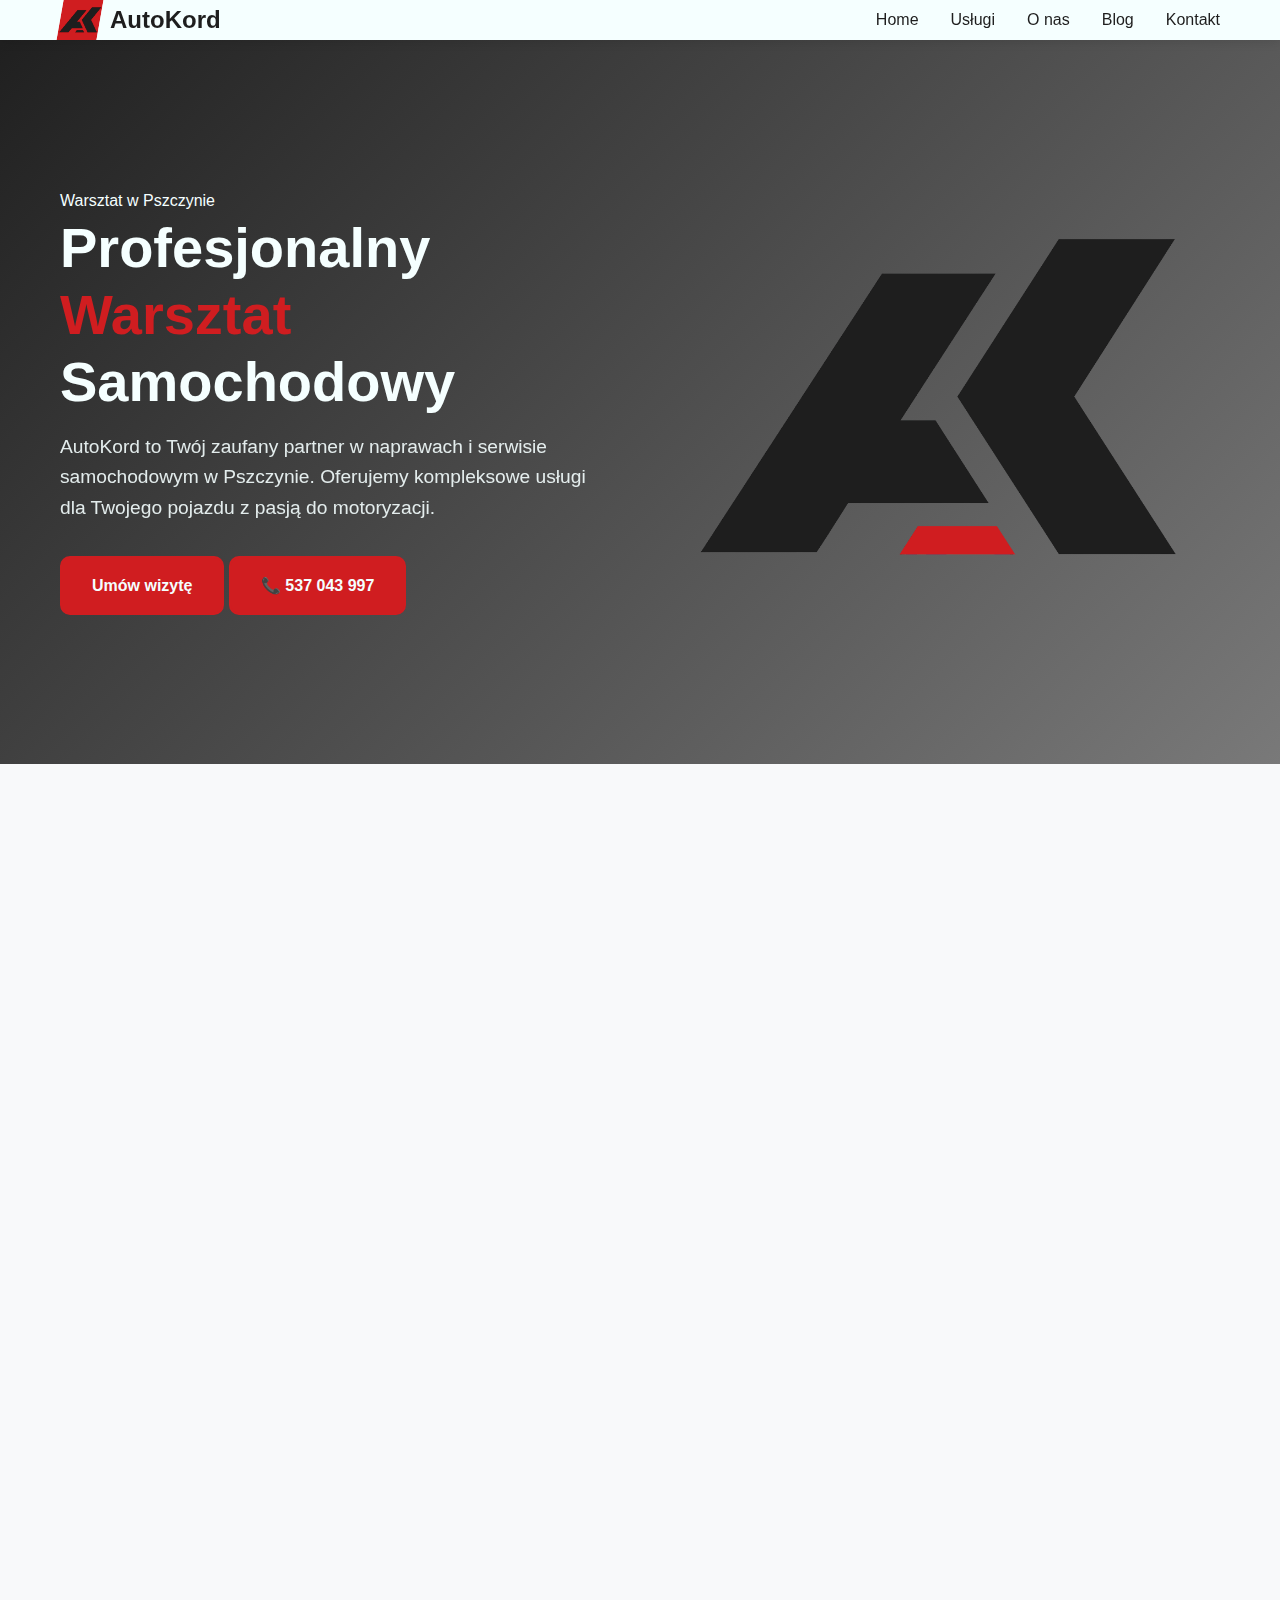
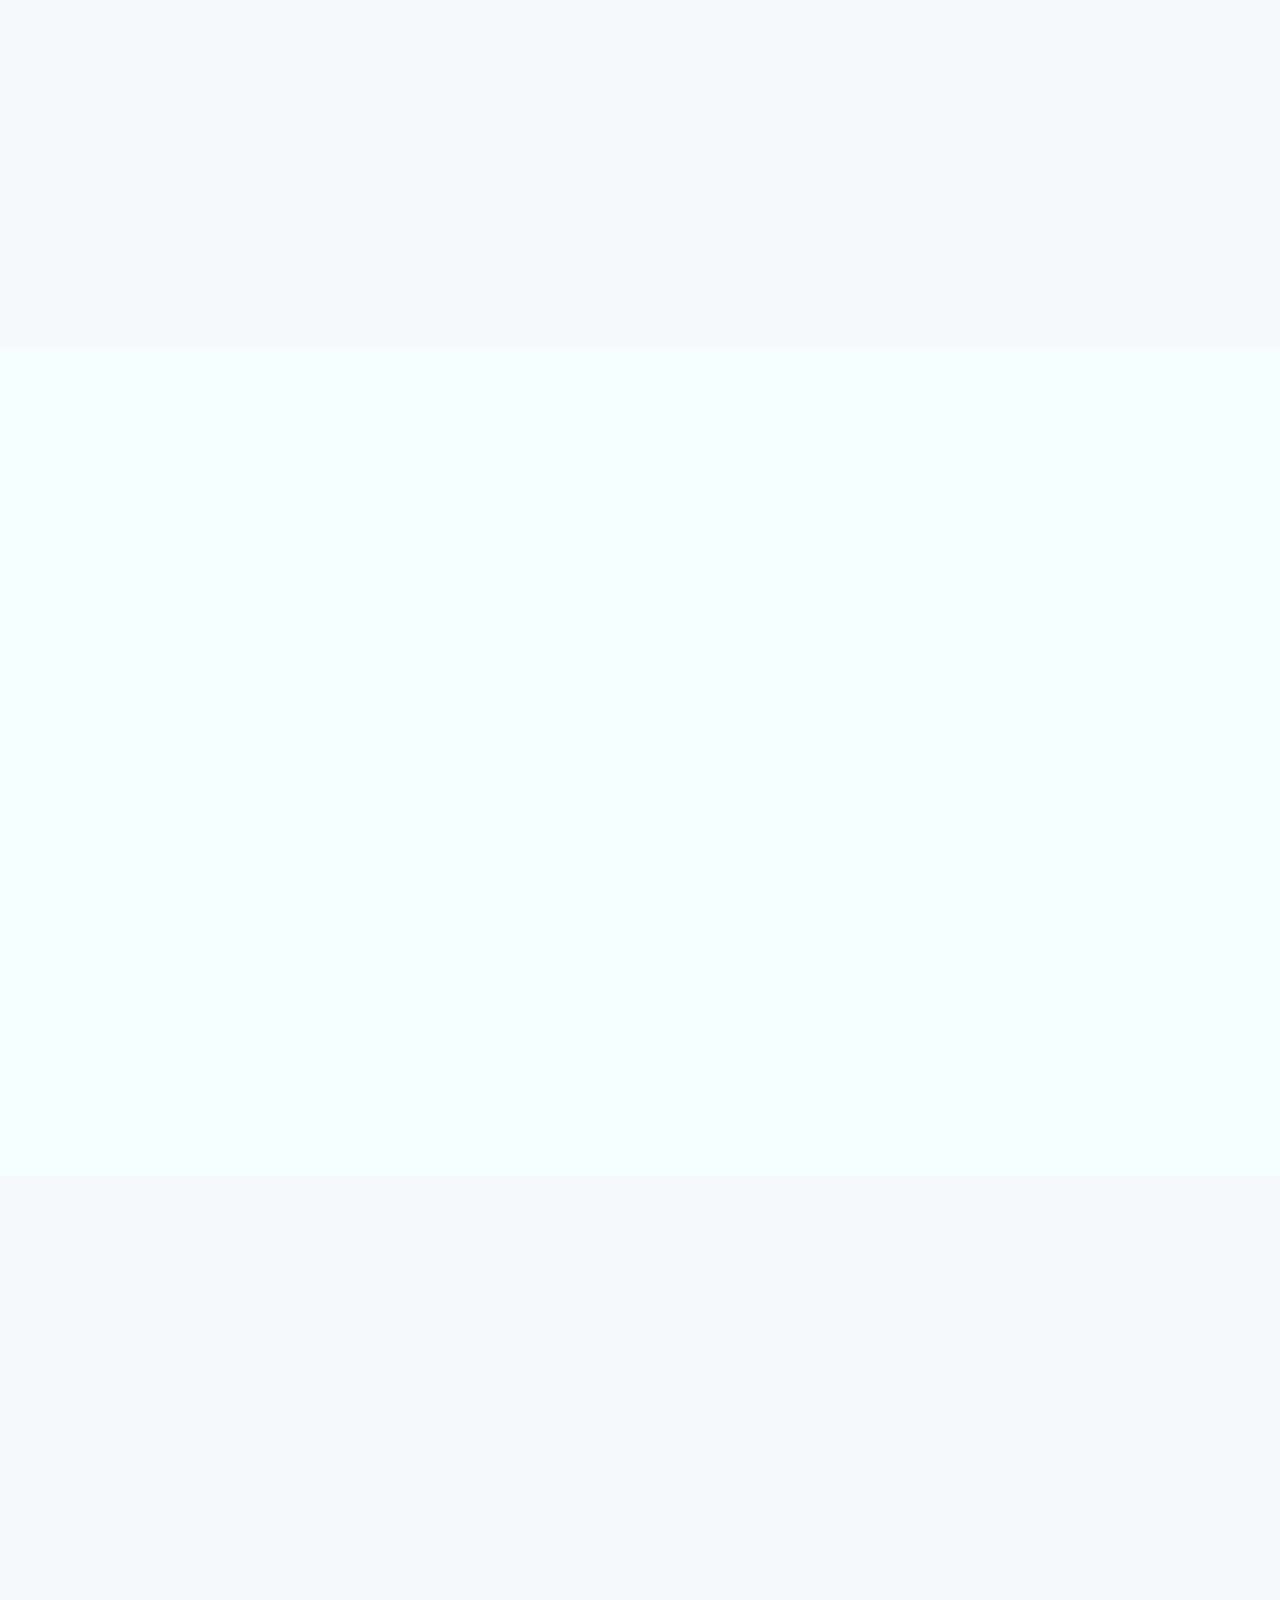
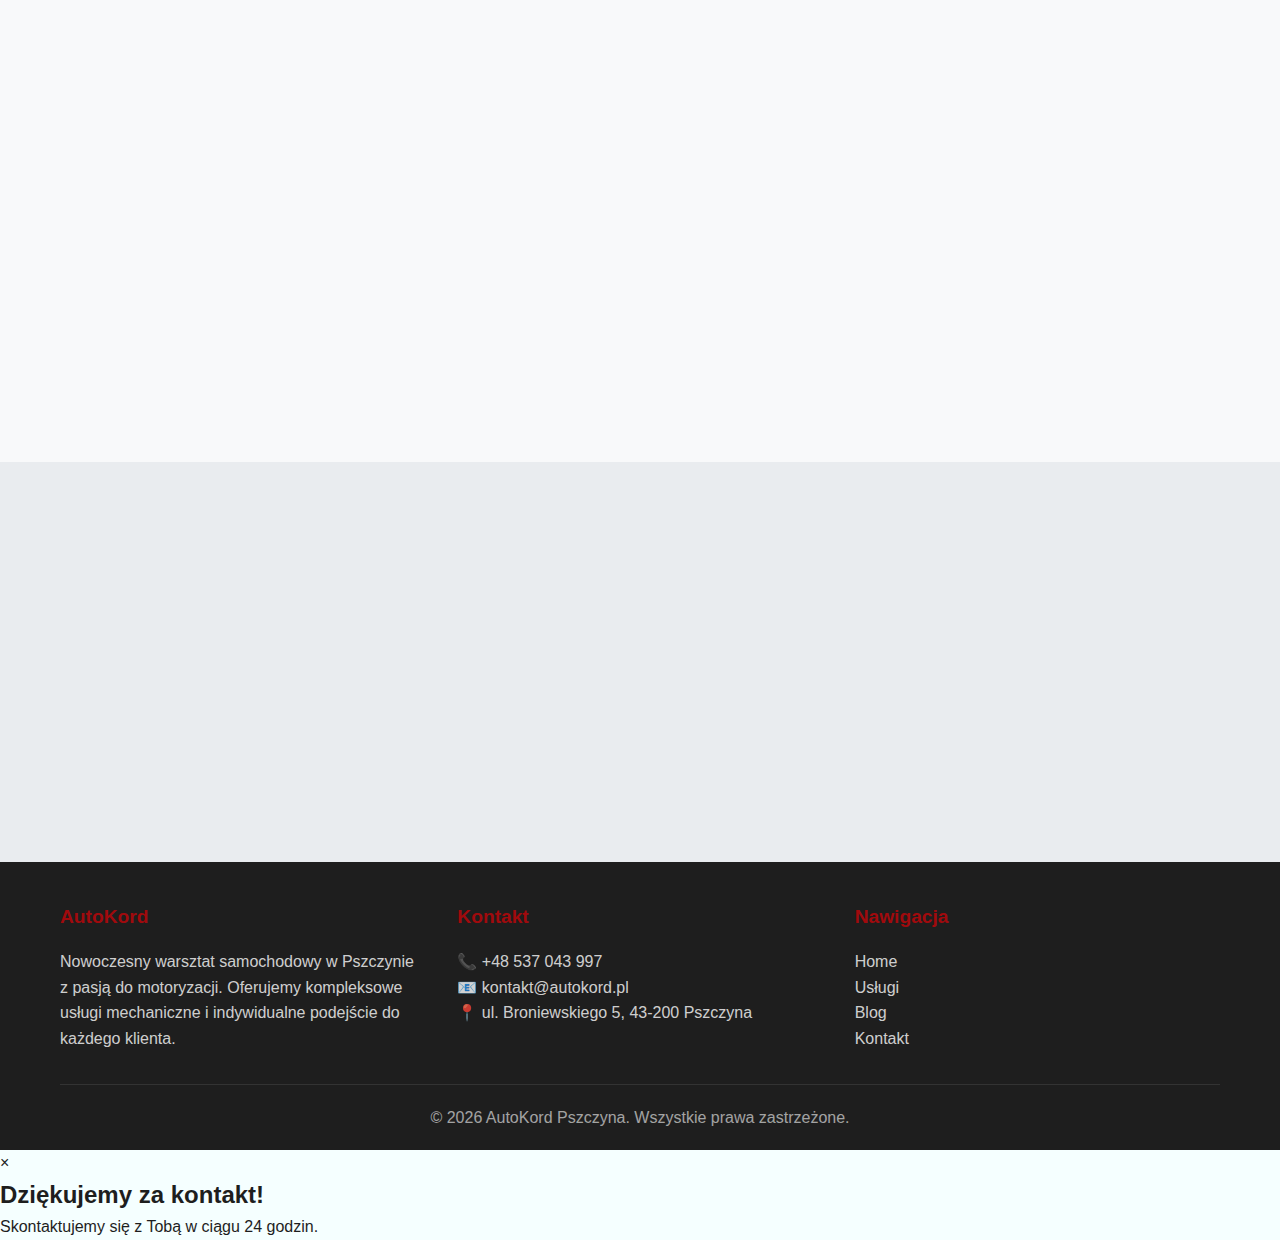
<file: index.html>
<!DOCTYPE html>
<html lang="pl">
<head>
    <meta charset="UTF-8">
    <meta name="viewport" content="width=device-width, initial-scale=1.0">
    <title>AutoKord - Mechanik Samochodowy Pszczyna | Profesjonalne Usługi Motoryzacyjne</title>
    <meta name="description" content="AutoKord Pszczyna - profesjonalny warsztat samochodowy. Naprawy mechaniczne, elektryka, klimatyzacja, przeglądy. Doświadczenie i najwyższa jakość usług w Pszczynie i okolicach.">
    <meta name="keywords" content="mechanik Pszczyna, warsztat samochodowy Pszczyna, naprawa samochodów Pszczyna, diagnostyka komputerowa Pszczyna, AutoKord">
    
    <!-- Google Fonts - Outfit (modern & distinctive) + Source Sans Pro -->
    <link rel="preconnect" href="https://fonts.googleapis.com">
    <link rel="preconnect" href="https://fonts.gstatic.com" crossorigin>
    <link href="https://fonts.googleapis.com/css2?family=Outfit:wght@400;600;700;800&family=Source+Sans+3:wght@400;600&display=swap" rel="stylesheet">
    <link rel="stylesheet" href="style.css">
    <link rel="apple-touch-icon" sizes="180x180" href="img/apple-touch-icon.png">
    <link rel="icon" type="image/png" sizes="32x32" href="img/favicon-32x32.png">
    <link rel="icon" type="image/png" sizes="16x16" href="img/favicon-16x16.png">
    <link rel="icon" type="image/png" sizes="192x192" href="img/android-chrome-192x192.png">
    <link rel="icon" type="image/png" sizes="512x512" href="img/android-chrome-512x512.png">
    <link rel="manifest" href="img/site.webmanifest">
    <link rel="shortcut icon" href="img/favicon.ico">
</head>
<body>
    <!-- Header -->
    <header>
        <nav class="container">
            <a href="#" class="logo">
                <img src="img/autokord-black.svg" class="logo-icon">
                AutoKord
            </a>
            <ul class="nav-links">
                <li><a href="#home" class="nav-link active">Home</a></li>
                <li><a href="#services" class="nav-link">Usługi</a></li>
                <li><a href="#about" class="nav-link">O nas</a></li>
                <li><a href="blog.html" class="nav-link">Blog</a></li>
                <li><a href="#contact" class="nav-link">Kontakt</a></li>
            </ul>
            <div class="mobile-menu" onclick="toggleMobileMenu()">
                <span></span>
                <span></span>
                <span></span>
            </div>
        </nav>
    </header>

    <!-- Hero Section -->
    <section id="home" class="hero">
        <div class="container">
            <div class="hero-content">
                <div class="hero-text">
                    <div class="hero-badge">Warsztat w Pszczynie</div>
                    <h1>Profesjonalny <span class="highlight">Warsztat</span> Samochodowy</h1>
                    <p class="hero-description">AutoKord to Twój zaufany partner w naprawach i serwisie samochodowym w Pszczynie. Oferujemy kompleksowe usługi dla Twojego pojazdu z pasją do motoryzacji.</p>
                    <div class="cta-group">
                        <a href="#contact" class="cta-button primary">Umów wizytę</a>
                        <a href="tel:+48537043997" class="cta-button secondary">
                            <span class="phone-icon">📞</span> 537 043 997
                        </a>
                    </div>
                </div>
                <div class="hero-image">
                    <div class="hero-image-wrapper">
                        <img src="img/autokord-logo.svg" width="100%" alt="AutoKord Logo">
                    </div>
                </div>
            </div>
        </div>
    </section>

    <!-- Services Section -->
    <section id="services" class="services">
        <div class="container">
            <div class="section-header fade-in">
                <span class="section-label">Co oferujemy</span>
                <h2 class="section-title">Nasze Usługi</h2>
                <p class="section-description">Kompleksowa obsługa Twojego samochodu w jednym miejscu</p>
            </div>
            <div class="services-grid">
                <div class="service-card fade-in" style="animation-delay: 0.1s">
                    <div class="service-icon">🔧</div>
                    <h3>Mechanika ogólna</h3>
                    <p>Wykonujemy wszelkie naprawy mechaniczne, od wymiany rozrządów po serwis zawieszenia i hamulców.</p>
                    <a href="blog.html" class="service-link">Czytaj więcej →</a>
                </div>
                <div class="service-card fade-in" style="animation-delay: 0.2s">
                    <div class="service-icon">🔇</div>
                    <h3>Wyciszanie samochodów</h3>
                    <p>Redukujemy hałas i drgania w aucie, poprawiając komfort jazdy dzięki profesjonalnemu wyciszeniu wnętrza.</p>
                    <a href="blog.html" class="service-link">Czytaj więcej →</a>
                </div>
                <div class="service-card fade-in" style="animation-delay: 0.3s">
                    <div class="service-icon">🔊</div>
                    <h3>Montaż car-audio</h3>
                    <p>Montujemy i konfigurujemy systemy car-audio, zapewniając doskonałą jakość dźwięku w Twoim samochodzie.</p>
                    <a href="blog.html" class="service-link">Czytaj więcej →</a>
                </div>
                <div class="service-card fade-in" style="animation-delay: 0.4s">
                    <div class="service-icon">💻</div>
                    <h3>Diagnostyka komputerowa</h3>
                    <p>Szybko wykrywamy usterki w elektronice samochodu dzięki nowoczesnym urządzeniom diagnostycznym.</p>
                    <a href="blog.html" class="service-link">Czytaj więcej →</a>
                </div>
               <div class="service-card fade-in" style="animation-delay: 0.5s">
                    <div class="service-icon">🛡️</div>
                    <h3>Konserwacja podwozia</h3>
                    <p>Zabezpieczamy podwozie przed korozją, wydłużając żywotność i bezpieczeństwo Twojego auta.</p>
                    <a href="blog.html" class="service-link">Czytaj więcej →</a>
                </div>
                <div class="service-card fade-in" style="animation-delay: 0.6s">
                    <div class="service-icon">⚙️</div>
                    <h3>Układy wydechowe i spawanie</h3>
                    <p>Naprawiamy i montujemy układy wydechowe oraz wykonujemy usługi spawalnicze elementów metalowych.</p>
                    <a href="blog.html" class="service-link">Czytaj więcej →</a>
                </div>
            </div>
        </div>
    </section>

    <!-- About Section -->
    <section id="about" class="about">
        <div class="container">
            <div class="about-content">
                <div class="about-image fade-in">
                   <img id="mechanic" src="img/autokord-mechanik.webp" alt="Mechanik AutoKord Pszczyna">
                   <div class="about-badge">Warsztat w centrum Pszczyny</div>
                </div>
                <div class="about-text fade-in">
                    <span class="section-label">Kim jesteśmy</span>
                    <h2>O AutoKord</h2>
                    <p>AutoKord to nowoczesny warsztat samochodowy w <strong>Pszczynie</strong>, stworzony z pasji do motoryzacji. Oferujemy kompleksowe usługi mechaniczne oraz diagnostykę komputerową, dbając o sprawność i bezpieczeństwo Twojego auta.</p>
                    <p>Naszą mocną stroną jest indywidualne podejście do każdego klienta oraz zaangażowanie w każde zlecenie. Obsługujemy klientów z Pszczyny i okolic - Bierunia, Tych, Mikołowa i całego powiatu pszczyńskiego.</p>
                    <div class="about-features">
                        <div class="feature-item">
                            <span class="feature-icon">✓</span>
                            <span>Doświadczony mechanik</span>
                        </div>
                        <div class="feature-item">
                            <span class="feature-icon">✓</span>
                            <span>Nowoczesny sprzęt</span>
                        </div>
                        <div class="feature-item">
                            <span class="feature-icon">✓</span>
                            <span>Uczciwe ceny</span>
                        </div>
                        <div class="feature-item">
                            <span class="feature-icon">✓</span>
                            <span>Szybka realizacja</span>
                        </div>
                    </div>
                </div>
            </div>
        </div>
    </section>

    <!-- Contact Section -->
    <section id="contact" class="contact">
        <div class="container">
            <div class="section-header fade-in">
                <span class="section-label">Skontaktuj się</span>
                <h2 class="section-title">Kontakt</h2>
            </div>
            <div class="contact-content">
                <div class="contact-info fade-in">
                    <h3>AutoKord Pszczyna</h3>
                    <div class="contact-item">
                        <div class="contact-icon">📞</div>
                        <div>
                            <strong>Telefon:</strong><br>
                            <a href="tel:+48537043997">+48 537 043 997</a>
                        </div>
                    </div>
                    <div class="contact-item">
                        <div class="contact-icon">📧</div>
                        <div>
                            <strong>Email:</strong><br>
                            <a href="mailto:kontakt@autokord.pl">kontakt@autokord.pl</a>
                        </div>
                    </div>
                    <div class="contact-item">
                        <div class="contact-icon">📍</div>
                        <div>
                            <strong>Adres:</strong><br>
                            ul. Broniewskiego 5<br>
                            43-200 Pszczyna
                        </div>
                    </div>
                </div>
                <form class="contact-form fade-in" onsubmit="handleSubmit(event)">
                    <div class="form-group">
                        <label for="name">Imię i nazwisko</label>
                        <input type="text" id="name" name="name" required>
                    </div>
                    <div class="form-group">
                        <label for="email">Email</label>
                        <input type="email" id="email" name="email" required>
                    </div>
                    <div class="form-group">
                        <label for="phone">Telefon</label>
                        <input type="tel" id="phone" name="phone">
                    </div>
                    <div class="form-group">
                        <label for="message">Wiadomość</label>
                        <textarea id="message" name="message" placeholder="Opisz problem z pojazdem lub rodzaj potrzebnej usługi..." required></textarea>
                    </div>
                    <button type="submit" class="submit-btn">Wyślij wiadomość</button>
                </form>
            </div>
        </div>
    </section>

    <!-- Map Section -->
    <section class="map-section">
        <div class="map-container">
            <iframe class="map-container" src="https://www.google.com/maps/embed?pb=!1m18!1m12!1m3!1d233.445418063019!2d18.956907429893867!3d49.97488085881649!2m3!1f0!2f0!3f0!3m2!1i1024!2i768!4f13.1!3m3!1m2!1s0x4716bbe92bbd9cf7%3A0x25b2c56be7643383!2sAutokord%20Krzysztof%20Kordasiewicz!5e0!3m2!1spl!2spl!4v1753545703543!5m2!1spl!2spl" style="border:0;" allowfullscreen="" loading="lazy" referrerpolicy="no-referrer-when-downgrade"></iframe>
        </div>
    </section>

    <!-- Footer -->
    <footer>
        <div class="container">
            <div class="footer-content">
                <div class="footer-section">
                    <h3>AutoKord</h3>
                    <p>Nowoczesny warsztat samochodowy w Pszczynie z pasją do motoryzacji. Oferujemy kompleksowe usługi mechaniczne i indywidualne podejście do każdego klienta.</p>
                </div>
                <div class="footer-section">
                    <h3>Kontakt</h3>
                    <p>📞 <a href="tel:+48537043997">+48 537 043 997</a></p>
                    <p>📧 <a href="mailto:kontakt@autokord.pl">kontakt@autokord.pl</a></p>
                    <p>📍 ul. Broniewskiego 5, 43-200 Pszczyna</p>
                </div>
                <div class="footer-section">
                    <h3>Nawigacja</h3>
                    <p><a href="#home">Home</a></p>
                    <p><a href="#services">Usługi</a></p>
                    <p><a href="blog.html">Blog</a></p>
                    <p><a href="#contact">Kontakt</a></p>
                </div>
            </div>
            <div class="footer-bottom">
                <p>&copy; 2026 AutoKord Pszczyna. Wszystkie prawa zastrzeżone.</p>
            </div>
        </div>
    </footer>

    <!-- Popup/modal potwierdzający wysłanie -->
    <div id="confirmationModal" class="modal">
    <div class="modal-content">
        <span id="closeModal" class="close-button">&times;</span>
        <h2>Dziękujemy za kontakt!</h2>
        <p>Skontaktujemy się z Tobą w ciągu 24 godzin.</p>
    </div>
    </div>

    <script>
        // Mobile menu toggle
        function toggleMobileMenu() {
            const navLinks = document.querySelector('.nav-links');
            navLinks.classList.toggle('active');
        }

        // Smooth scrolling for navigation links
        document.querySelectorAll('a[href^="#"]').forEach(anchor => {
            anchor.addEventListener('click', function (e) {
                e.preventDefault();
                const targetId = this.getAttribute('href').substring(1);
                const targetElement = document.getElementById(targetId);
                if (targetElement) {
                    targetElement.scrollIntoView({
                        behavior: 'smooth',
                        block: 'start'
                    });
                }
                // Close mobile menu if open
                document.querySelector('.nav-links').classList.remove('active');
            });
        });

        // Active nav link on scroll
        window.addEventListener('scroll', () => {
            const sections = document.querySelectorAll('section[id]');
            const navLinks = document.querySelectorAll('.nav-link');
            
            let current = '';
            sections.forEach(section => {
                const sectionTop = section.offsetTop;
                const sectionHeight = section.clientHeight;
                if (scrollY >= sectionTop - 200) {
                    current = section.getAttribute('id');
                }
            });

            navLinks.forEach(link => {
                link.classList.remove('active');
                if (link.getAttribute('href') === `#${current}`) {
                    link.classList.add('active');
                }
            });
        });

        // Form submission handler
       function handleSubmit(event) {
    event.preventDefault();
    const form = event.target;
    const formData = new FormData(form);

    fetch('sendmail.php', {
        method: 'POST',
        body: formData
    })
    .then(response => response.text())
    .then(data => {
        if (data.trim() === "success") {
            const modal = document.getElementById('confirmationModal');
            modal.style.display = 'flex';

            form.reset();

            const closeBtn = document.getElementById('closeModal');

            // ustaw event tylko raz, np. tak:
            if (!closeBtn.hasAttribute('data-listener')) {
                closeBtn.addEventListener('click', () => {
                    modal.style.display = 'none';
                });
                closeBtn.setAttribute('data-listener', 'true');
            }

            // Zamknij modal po kliknięciu poza modal-content - też ustaw event jeden raz
            if (!modal.hasAttribute('data-listener')) {
                modal.addEventListener('click', (e) => {
                    if (e.target === modal) {
                        modal.style.display = 'none';
                    }
                });
                modal.setAttribute('data-listener', 'true');
            }
        } else {
            alert("Wystąpił błąd podczas wysyłania formularza. Spróbuj ponownie.");
            console.error('Server error:', data);
        }
    })
    .catch(error => {
        alert("Wystąpił błąd podczas wysyłania formularza. Spróbuj ponownie.");
        console.error('Error:', error);
    });
}


        // Intersection Observer for fade-in animations
        const observerOptions = {
            threshold: 0.1,
            rootMargin: '0px 0px -50px 0px'
        };

        const observer = new IntersectionObserver((entries) => {
            entries.forEach(entry => {
                if (entry.isIntersecting) {
                    entry.target.classList.add('visible');
                }
            });
        }, observerOptions);

        // Observe all elements with fade-in class
        document.querySelectorAll('.fade-in').forEach(el => {
            observer.observe(el);
        });

        // Header scroll effect
        window.addEventListener('scroll', () => {
            const header = document.querySelector('header');
            if (window.scrollY > 100) {
                header.style.background = 'rgba(245, 255, 255, 0.98)';
                header.style.boxShadow = '0 4px 20px rgba(0,0,0,0.1)';
            } else {
                header.style.background = 'var(--white)';
                header.style.boxShadow = '0 2px 10px rgba(0,0,0,0.1)';
            }
        });
    </script>
</body>
</html>
</file>
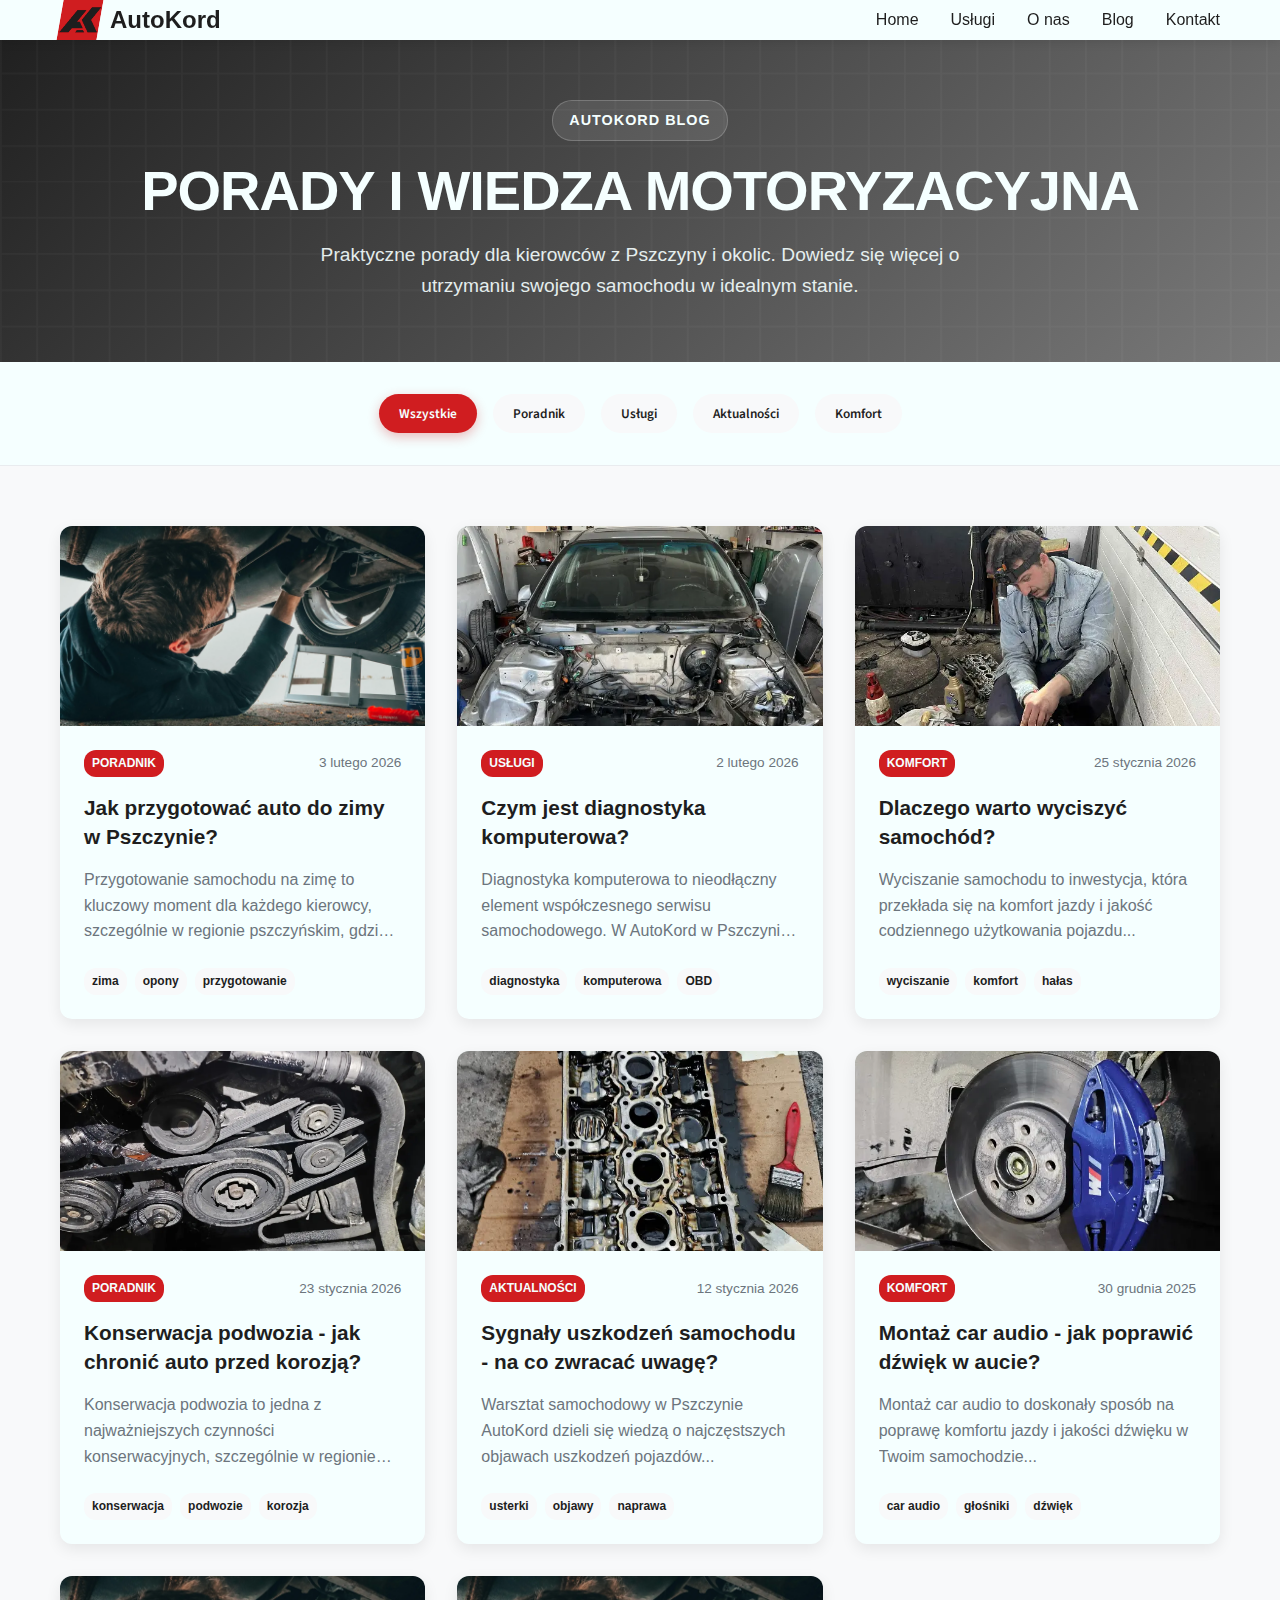
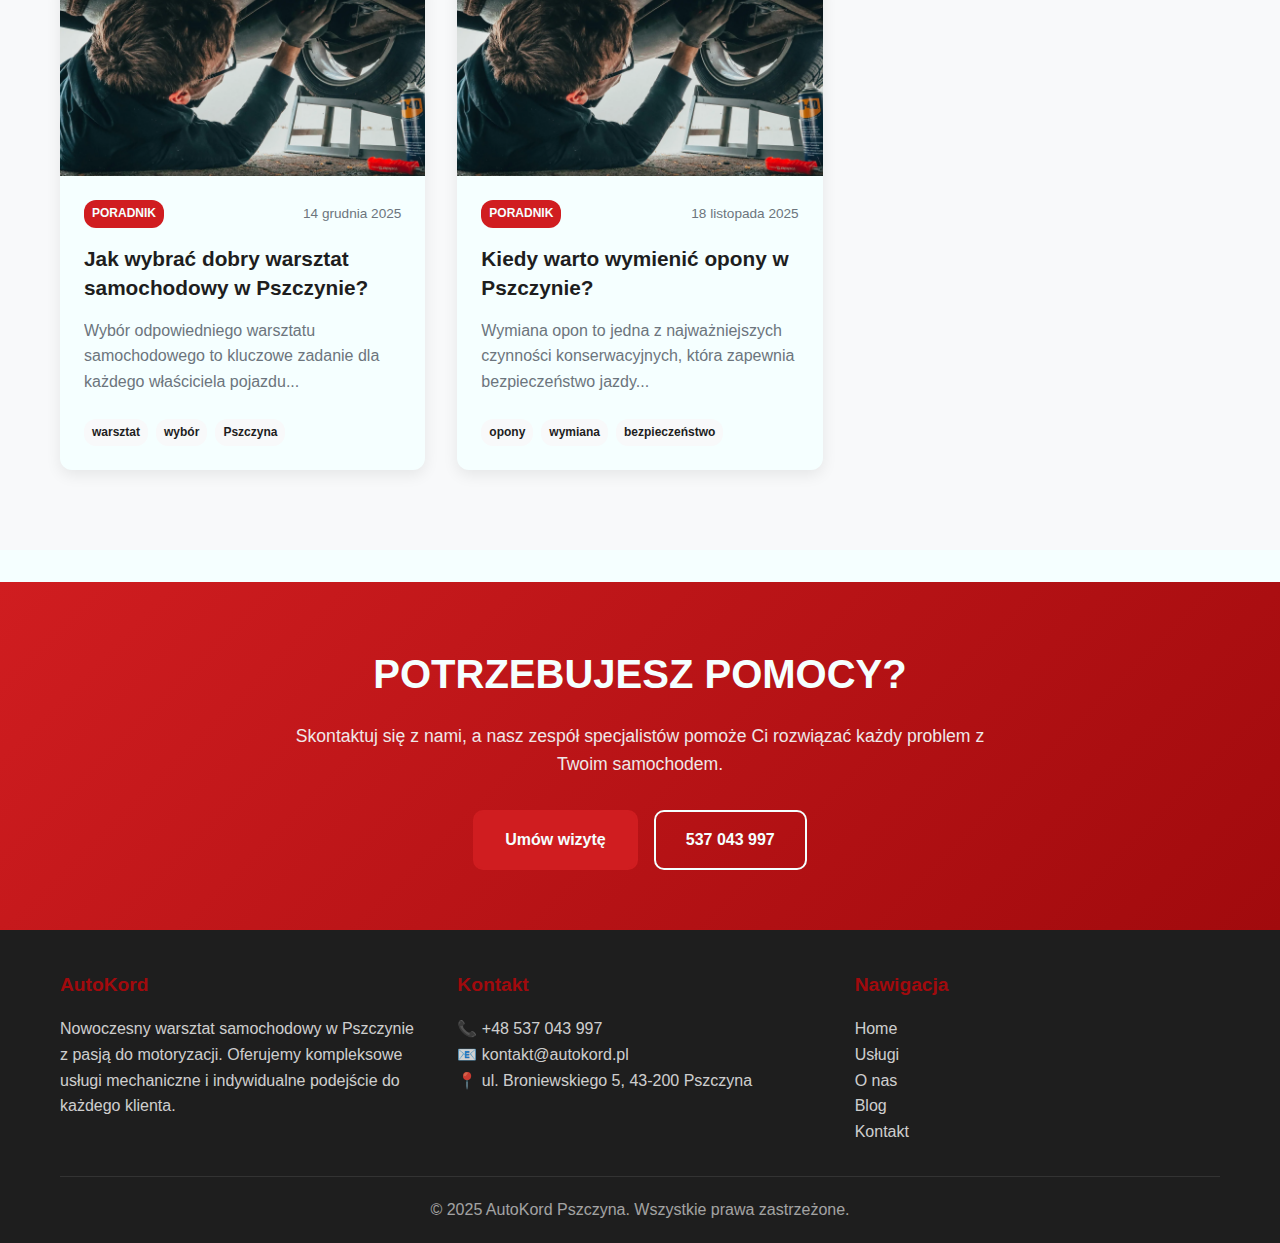
<file: blog.html>
<!DOCTYPE html>
<html lang="pl">
<head>
    <meta charset="UTF-8">
    <meta name="viewport" content="width=device-width, initial-scale=1.0">
    <title>Blog AutoKord - Porady Motoryzacyjne Pszczyna</title>
    <meta name="description" content="Blog AutoKord Pszczyna - praktyczne porady motoryzacyjne, poradniki serwisowe i aktualności o samochodach. Warsztat samochodowy w Pszczynie.">
    <meta name="keywords" content="blog samochodowy Pszczyna, porady motoryzacyjne, serwis samochodów Pszczyna, AutoKord blog">
    
    <!-- Google Fonts -->
    <link rel="preconnect" href="https://fonts.googleapis.com">
    <link rel="preconnect" href="https://fonts.gstatic.com" crossorigin>
    <link href="https://fonts.googleapis.com/css2?family=Outfit:wght@400;600;700;800&family=Source+Sans+3:wght@400;600&display=swap" rel="stylesheet">
    <link rel="stylesheet" href="style.css">
    <link rel="stylesheet" href="blog-style.css">
    <link rel="apple-touch-icon" sizes="180x180" href="img/apple-touch-icon.png">
    <link rel="icon" type="image/png" sizes="32x32" href="img/favicon-32x32.png">
    <link rel="icon" type="image/png" sizes="16x16" href="img/favicon-16x16.png">
    <link rel="icon" type="image/png" sizes="192x192" href="img/android-chrome-192x192.png">
    <link rel="icon" type="image/png" sizes="512x512" href="img/android-chrome-512x512.png">
    <link rel="manifest" href="img/site.webmanifest">
    <link rel="shortcut icon" href="img/favicon.ico">
</head>
<body>
    <!-- Header -->
    <header>
        <nav class="container">
            <a href="/" class="logo">
                <img src="img/autokord-black.svg" class="logo-icon">
                <span class="logo-text">AutoKord</span>
            </a>
            <ul class="nav-links">
                <li><a href="/" class="nav-link">Home</a></li>
                <li><a href="/#services" class="nav-link">Usługi</a></li>
                <li><a href="/#about" class="nav-link">O nas</a></li>
                <li><a href="blog.html" class="nav-link active">Blog</a></li>
                <li><a href="/#contact" class="nav-link">Kontakt</a></li>
            </ul>
            <div class="mobile-menu" onclick="toggleMobileMenu()">
                <span></span>
                <span></span>
                <span></span>
            </div>
        </nav>
    </header>

    <!-- Blog Hero Section -->
    <section class="blog-hero">
        <div class="container">
            <div class="blog-hero-content">
                <span class="blog-hero-label">AutoKord Blog</span>
                <h1>Porady i Wiedza Motoryzacyjna</h1>
                <p>Praktyczne porady dla kierowców z Pszczyny i okolic. Dowiedz się więcej o utrzymaniu swojego samochodu w idealnym stanie.</p>
            </div>
        </div>
    </section>

    <!-- Blog Filter Section -->
    <section class="blog-filter">
        <div class="container">
            <div class="filter-buttons">
                <button class="filter-btn active" data-filter="all">Wszystkie</button>
                <button class="filter-btn" data-filter="poradnik">Poradnik</button>
                <button class="filter-btn" data-filter="usługi">Usługi</button>
                <button class="filter-btn" data-filter="aktualności">Aktualności</button>
                <button class="filter-btn" data-filter="komfort">Komfort</button>
            </div>
        </div>
    </section>

    <!-- Blog Posts Grid -->
    <section class="blog-posts">
        <div class="container">
            <div class="blog-grid">
                <!-- Article 1 -->
                <article class="blog-card" data-category="poradnik">
                    <div class="blog-card-image">
                        <img src="img/mechanic.webp" alt="Przygotowanie auta na zimę">
                    </div>
                    <div class="blog-card-content">
                        <div class="blog-card-meta">
                            <span class="blog-category">Poradnik</span>
                            <span class="blog-date">3 lutego 2026</span>
                        </div>
                        <h3><a href="blog-posts/przygotowanie-auta-zima-pszczyna.html">Jak przygotować auto do zimy w Pszczynie?</a></h3>
                        <p>Przygotowanie samochodu na zimę to kluczowy moment dla każdego kierowcy, szczególnie w regionie pszczyńskim, gdzie zimy mogą być surowe...</p>
                        <div class="blog-card-tags">
                            <span>zima</span>
                            <span>opony</span>
                            <span>przygotowanie</span>
                        </div>
                    </div>
                </article>

                <!-- Article 2 -->
                <article class="blog-card" data-category="usługi">
                    <div class="blog-card-image">
                        <img src="img/autokord-blog-post.webp" alt="Diagnostyka komputerowa">
                    </div>
                    <div class="blog-card-content">
                        <div class="blog-card-meta">
                            <span class="blog-category">Usługi</span>
                            <span class="blog-date">2 lutego 2026</span>
                        </div>
                        <h3><a href="blog-posts/diagnostyka-komputerowa-pszczyna.html">Czym jest diagnostyka komputerowa?</a></h3>
                        <p>Diagnostyka komputerowa to nieodłączny element współczesnego serwisu samochodowego. W AutoKord w Pszczynie posiadamy...</p>
                        <div class="blog-card-tags">
                            <span>diagnostyka</span>
                            <span>komputerowa</span>
                            <span>OBD</span>
                        </div>
                    </div>
                </article>

                <!-- Article 3 -->
                <article class="blog-card" data-category="komfort">
                    <div class="blog-card-image">
                        <img src="img/autokord-blog-mechanik-w-pracy.webp" alt="Wyciszanie samochodu">
                    </div>
                    <div class="blog-card-content">
                        <div class="blog-card-meta">
                            <span class="blog-category">Komfort</span>
                            <span class="blog-date">25 stycznia 2026</span>
                        </div>
                        <h3><a href="blog-posts/wyciszanie-auta-pszczyna.html">Dlaczego warto wyciszyć samochód?</a></h3>
                        <p>Wyciszanie samochodu to inwestycja, która przekłada się na komfort jazdy i jakość codziennego użytkowania pojazdu...</p>
                        <div class="blog-card-tags">
                            <span>wyciszanie</span>
                            <span>komfort</span>
                            <span>hałas</span>
                        </div>
                    </div>
                </article>

                <!-- Article 4 -->
                <article class="blog-card" data-category="poradnik">
                    <div class="blog-card-image">
                        <img src="img/autokord-blog-silnik.webp" alt="Konserwacja podwozia">
                    </div>
                    <div class="blog-card-content">
                        <div class="blog-card-meta">
                            <span class="blog-category">Poradnik</span>
                            <span class="blog-date">23 stycznia 2026</span>
                        </div>
                        <h3><a href="blog-posts/konserwacja-podwozia-pszczyna.html">Konserwacja podwozia - jak chronić auto przed korozją?</a></h3>
                        <p>Konserwacja podwozia to jedna z najważniejszych czynności konserwacyjnych, szczególnie w regionie pszczyńskim...</p>
                        <div class="blog-card-tags">
                            <span>konserwacja</span>
                            <span>podwozie</span>
                            <span>korozja</span>
                        </div>
                    </div>
                </article>

                <!-- Article 5 -->
                <article class="blog-card" data-category="aktualności">
                    <div class="blog-card-image">
                        <img src="img/autokord-blog.webp" alt="Sygnały uszkodzeń">
                    </div>
                    <div class="blog-card-content">
                        <div class="blog-card-meta">
                            <span class="blog-category">Aktualności</span>
                            <span class="blog-date">12 stycznia 2026</span>
                        </div>
                        <h3><a href="blog-posts/sygnaly-usterek-samochodu.html">Sygnały uszkodzeń samochodu - na co zwracać uwagę?</a></h3>
                        <p>Warsztat samochodowy w Pszczynie AutoKord dzieli się wiedzą o najczęstszych objawach uszkodzeń pojazdów...</p>
                        <div class="blog-card-tags">
                            <span>usterki</span>
                            <span>objawy</span>
                            <span>naprawa</span>
                        </div>
                    </div>
                </article>

                <!-- Article 6 -->
                <article class="blog-card" data-category="komfort">
                    <div class="blog-card-image">
                        <img src="img/autokord-blog-hamulce.webp" alt="Car audio">
                    </div>
                    <div class="blog-card-content">
                        <div class="blog-card-meta">
                            <span class="blog-category">Komfort</span>
                            <span class="blog-date">30 grudnia 2025</span>
                        </div>
                        <h3><a href="blog-posts/car-audio-pszczyna-montaz.html">Montaż car audio - jak poprawić dźwięk w aucie?</a></h3>
                        <p>Montaż car audio to doskonały sposób na poprawę komfortu jazdy i jakości dźwięku w Twoim samochodzie...</p>
                        <div class="blog-card-tags">
                            <span>car audio</span>
                            <span>głośniki</span>
                            <span>dźwięk</span>
                        </div>
                    </div>
                </article>

                <!-- Article 7 -->
                <article class="blog-card" data-category="poradnik">
                    <div class="blog-card-image">
                        <img src="img/mechanic.webp" alt="Wybór warsztatu">
                    </div>
                    <div class="blog-card-content">
                        <div class="blog-card-meta">
                            <span class="blog-category">Poradnik</span>
                            <span class="blog-date">14 grudnia 2025</span>
                        </div>
                        <h3><a href="blog-posts/wybor-warsztatu-pszczyna.html">Jak wybrać dobry warsztat samochodowy w Pszczynie?</a></h3>
                        <p>Wybór odpowiedniego warsztatu samochodowego to kluczowe zadanie dla każdego właściciela pojazdu...</p>
                        <div class="blog-card-tags">
                            <span>warsztat</span>
                            <span>wybór</span>
                            <span>Pszczyna</span>
                        </div>
                    </div>
                </article>

                <!-- Article 8 -->
                <article class="blog-card" data-category="poradnik">
                    <div class="blog-card-image">
                        <img src="img/mechanic.webp" alt="Wymiana opon">
                    </div>
                    <div class="blog-card-content">
                        <div class="blog-card-meta">
                            <span class="blog-category">Poradnik</span>
                            <span class="blog-date">18 listopada 2025</span>
                        </div>
                        <h3><a href="blog-posts/wymiana-opon-pszczyna-kiedy.html">Kiedy warto wymienić opony w Pszczynie?</a></h3>
                        <p>Wymiana opon to jedna z najważniejszych czynności konserwacyjnych, która zapewnia bezpieczeństwo jazdy...</p>
                        <div class="blog-card-tags">
                            <span>opony</span>
                            <span>wymiana</span>
                            <span>bezpieczeństwo</span>
                        </div>
                    </div>
                </article>
            </div>
        </div>
    </section>

    <!-- Blog CTA Section -->
    <section class="blog-cta">
        <div class="container">
            <div class="cta-content">
                <h2>Potrzebujesz pomocy?</h2>
                <p>Skontaktuj się z nami, a nasz zespół specjalistów pomoże Ci rozwiązać każdy problem z Twoim samochodem.</p>
                <div class="cta-buttons">
                    <a href="/#contact" class="cta-button primary">Umów wizytę</a>
                    <a href="tel:+48537043997" class="cta-button secondary">537 043 997</a>
                </div>
            </div>
        </div>
    </section>

    <!-- Footer -->
    <footer>
        <div class="container">
            <div class="footer-content">
                <div class="footer-section">
                    <h3>AutoKord</h3>
                    <p>Nowoczesny warsztat samochodowy w Pszczynie z pasją do motoryzacji. Oferujemy kompleksowe usługi mechaniczne i indywidualne podejście do każdego klienta.</p>
                </div>
                <div class="footer-section">
                    <h3>Kontakt</h3>
                    <p>📞 <a href="tel:+48537043997">+48 537 043 997</a></p>
                    <p>📧 <a href="mailto:kontakt@autokord.pl">kontakt@autokord.pl</a></p>
                    <p>📍 ul. Broniewskiego 5, 43-200 Pszczyna</p>
                </div>
                <div class="footer-section">
                    <h3>Nawigacja</h3>
                    <p><a href="/">Home</a></p>
                    <p><a href="/#services">Usługi</a></p>
                    <p><a href="/#about">O nas</a></p>
                    <p><a href="blog.html">Blog</a></p>
                    <p><a href="/#contact">Kontakt</a></p>
                </div>
            </div>
            <div class="footer-bottom">
                <p>&copy; 2025 AutoKord Pszczyna. Wszystkie prawa zastrzeżone.</p>
            </div>
        </div>
    </footer>

    <script>
        // Mobile menu toggle
        function toggleMobileMenu() {
            const navLinks = document.querySelector('.nav-links');
            navLinks.classList.toggle('active');
        }

        // Blog filter functionality
        document.addEventListener('DOMContentLoaded', function() {
            const filterButtons = document.querySelectorAll('.filter-btn');
            const blogCards = document.querySelectorAll('.blog-card');

            filterButtons.forEach(button => {
                button.addEventListener('click', function() {
                    // Remove active class from all buttons
                    filterButtons.forEach(btn => btn.classList.remove('active'));
                    // Add active class to clicked button
                    this.classList.add('active');

                    const filterValue = this.getAttribute('data-filter');

                    blogCards.forEach(card => {
                        if (filterValue === 'all' || card.getAttribute('data-category') === filterValue) {
                            card.style.display = 'block';
                            card.style.animationDelay = '0.1s';
                        } else {
                            card.style.display = 'none';
                        }
                    });
                });
            });
        });

        // Smooth scrolling for navigation links
        document.querySelectorAll('a[href^="#"]').forEach(anchor => {
            anchor.addEventListener('click', function (e) {
                e.preventDefault();
                const targetId = this.getAttribute('href').substring(1);
                const targetElement = document.getElementById(targetId);
                if (targetElement) {
                    targetElement.scrollIntoView({
                        behavior: 'smooth',
                        block: 'start'
                    });
                }
                // Close mobile menu if open
                document.querySelector('.nav-links').classList.remove('active');
            });
        });

        // Active nav link on scroll
        window.addEventListener('scroll', () => {
            const sections = document.querySelectorAll('section[id]');
            const navLinks = document.querySelectorAll('.nav-link');
            
            let current = '';
            sections.forEach(section => {
                const sectionTop = section.offsetTop;
                const sectionHeight = section.clientHeight;
                if (scrollY >= sectionTop - 200) {
                    current = section.getAttribute('id');
                }
            });

            navLinks.forEach(link => {
                link.classList.remove('active');
                if (link.getAttribute('href') === `#${current}`) {
                    link.classList.add('active');
                }
            });
        });

        // Intersection Observer for fade-in animations
        const observerOptions = {
            threshold: 0.1,
            rootMargin: '0px 0px -50px 0px'
        };

        const observer = new IntersectionObserver((entries) => {
            entries.forEach(entry => {
                if (entry.isIntersecting) {
                    entry.target.classList.add('visible');
                }
            });
        }, observerOptions);

        document.querySelectorAll('.fade-in').forEach(el => {
            observer.observe(el);
        });

        // Header scroll effect
        window.addEventListener('scroll', () => {
            const header = document.querySelector('header');
            if (window.scrollY > 100) {
                header.style.background = 'rgba(245, 255, 255, 0.98)';
                header.style.boxShadow = '0 4px 20px rgba(0,0,0,0.1)';
            } else {
                header.style.background = 'var(--white)';
                header.style.boxShadow = '0 2px 10px rgba(0,0,0,0.1)';
            }
        });
    </script>
</body>
</html>
</file>
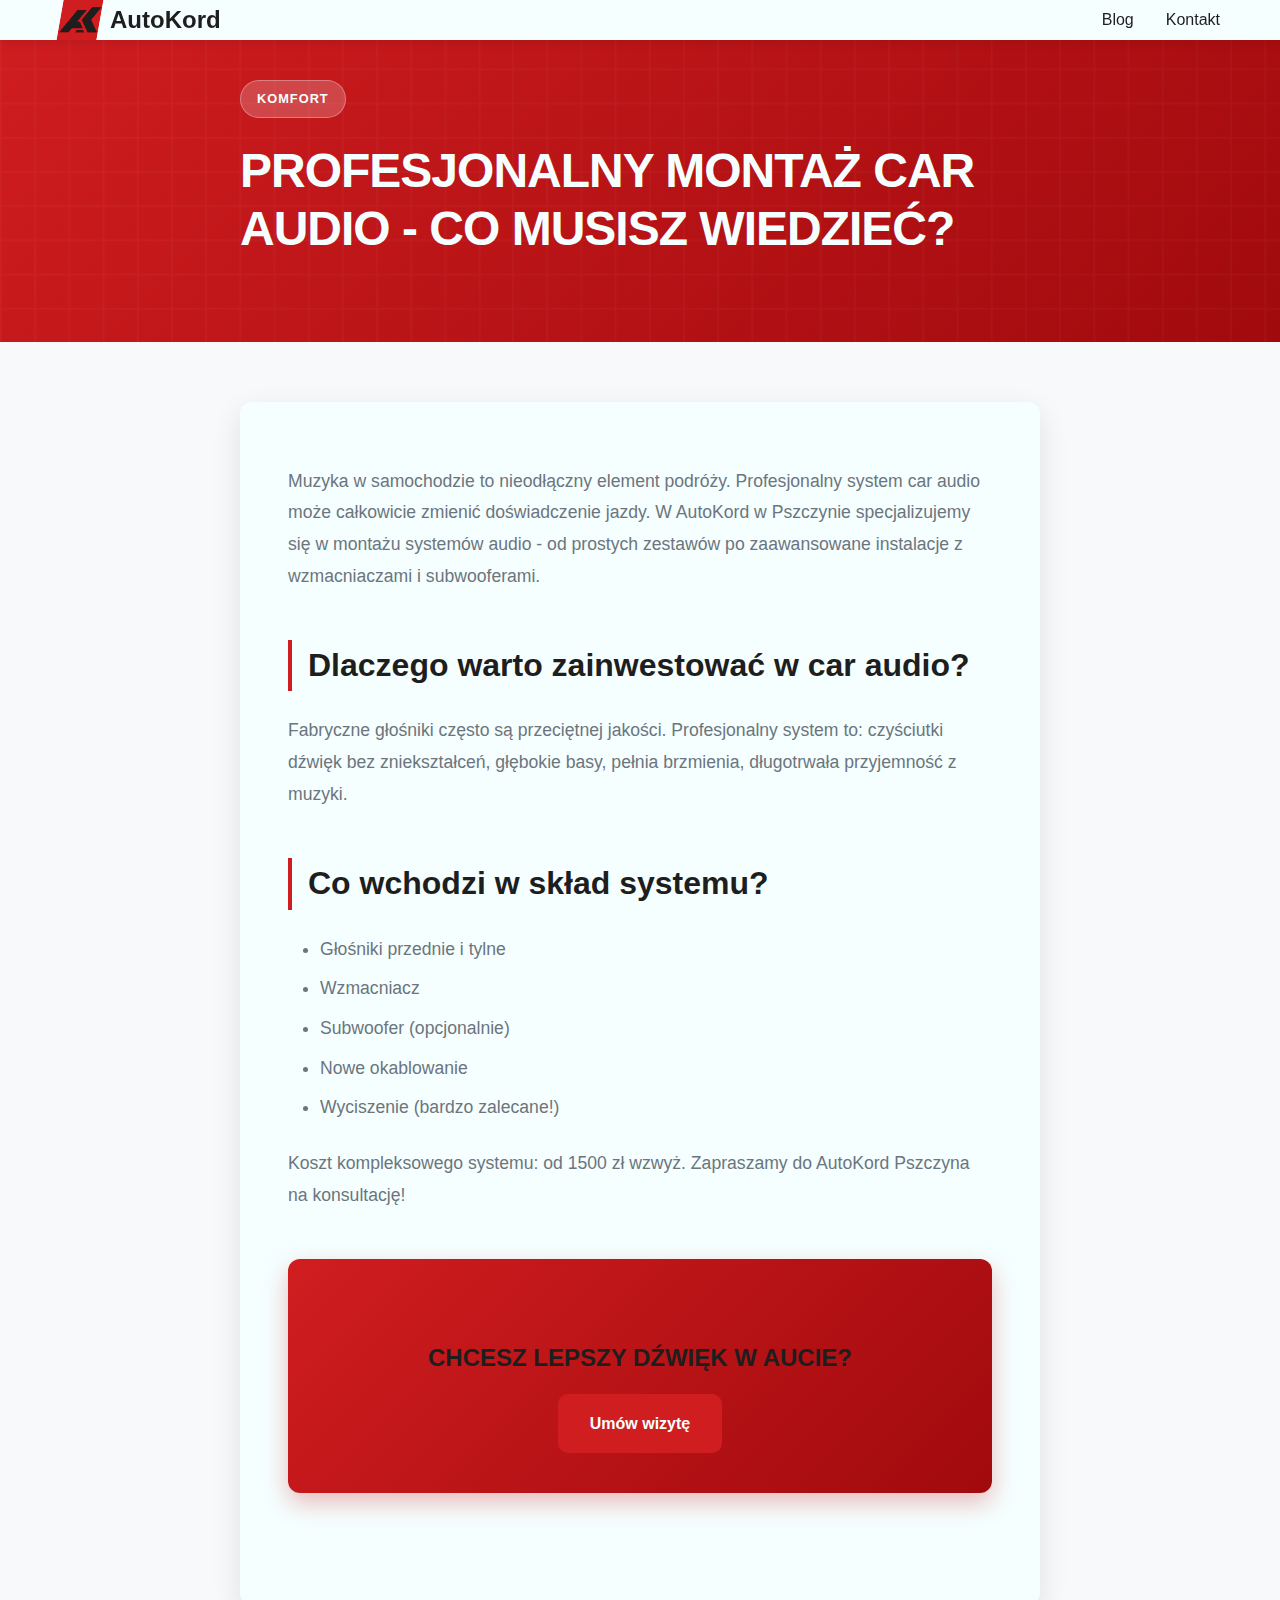
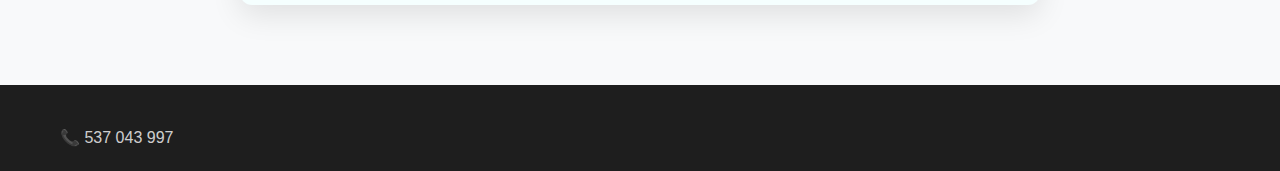
<file: blog-posts/car-audio-pszczyna-montaz.html>
<!DOCTYPE html>
<html lang="pl">
<head><meta charset="UTF-8"><title>Montaż car audio Pszczyna - profesjonalny system dźwięku | AutoKord</title><meta name="description" content="Profesjonalny montaż systemów car audio w AutoKord Pszczyna. Głośniki, wzmacniacze, subwoofery - doskonały dźwięk w Twoim aucie."><link href="https://fonts.googleapis.com/css2?family=Outfit:wght@400;600;700;800&family=Source+Sans+3:wght@400;600&display=swap" rel="stylesheet"><link rel="stylesheet" href="../style.css"><link rel="stylesheet" href="../blog-style.css"></head>
<body><header><nav class="container"><a href="../index.html" class="logo"><img src="../img/autokord-black.svg" class="logo-icon"><span class="logo-text">AutoKord</span></a><ul class="nav-links"><li><a href="../blog.html" class="nav-link">Blog</a></li><li><a href="../index.html#contact" class="nav-link">Kontakt</a></li></ul></nav></header>
<section class="article-header"><div class="container"><div class="article-header-content"><div class="article-category komfort">Komfort</div><h1 class="article-title">Profesjonalny montaż car audio - co musisz wiedzieć?</h1></div></div></section>
<section class="article-content"><div class="container"><div class="article-body"><p>Muzyka w samochodzie to nieodłączny element podróży. Profesjonalny system car audio może całkowicie zmienić doświadczenie jazdy. W AutoKord w Pszczynie specjalizujemy się w montażu systemów audio - od prostych zestawów po zaawansowane instalacje z wzmacniaczami i subwooferami.</p><h2>Dlaczego warto zainwestować w car audio?</h2><p>Fabryczne głośniki często są przeciętnej jakości. Profesjonalny system to: czyściutki dźwięk bez zniekształceń, głębokie basy, pełnia brzmienia, długotrwała przyjemność z muzyki.</p><h2>Co wchodzi w skład systemu?</h2><ul><li>Głośniki przednie i tylne</li><li>Wzmacniacz</li><li>Subwoofer (opcjonalnie)</li><li>Nowe okablowanie</li><li>Wyciszenie (bardzo zalecane!)</li></ul><p>Koszt kompleksowego systemu: od 1500 zł wzwyż. Zapraszamy do AutoKord Pszczyna na konsultację!</p><div class="article-cta"><h3>Chcesz lepszy dźwięk w aucie?</h3><a href="../index.html#contact" class="cta-button primary">Umów wizytę</a></div></div></div></section>
<footer><div class="container"><div class="footer-section"><p>📞 <a href="tel:+48537043997">537 043 997</a></p></div></div></footer></body></html>
</file>
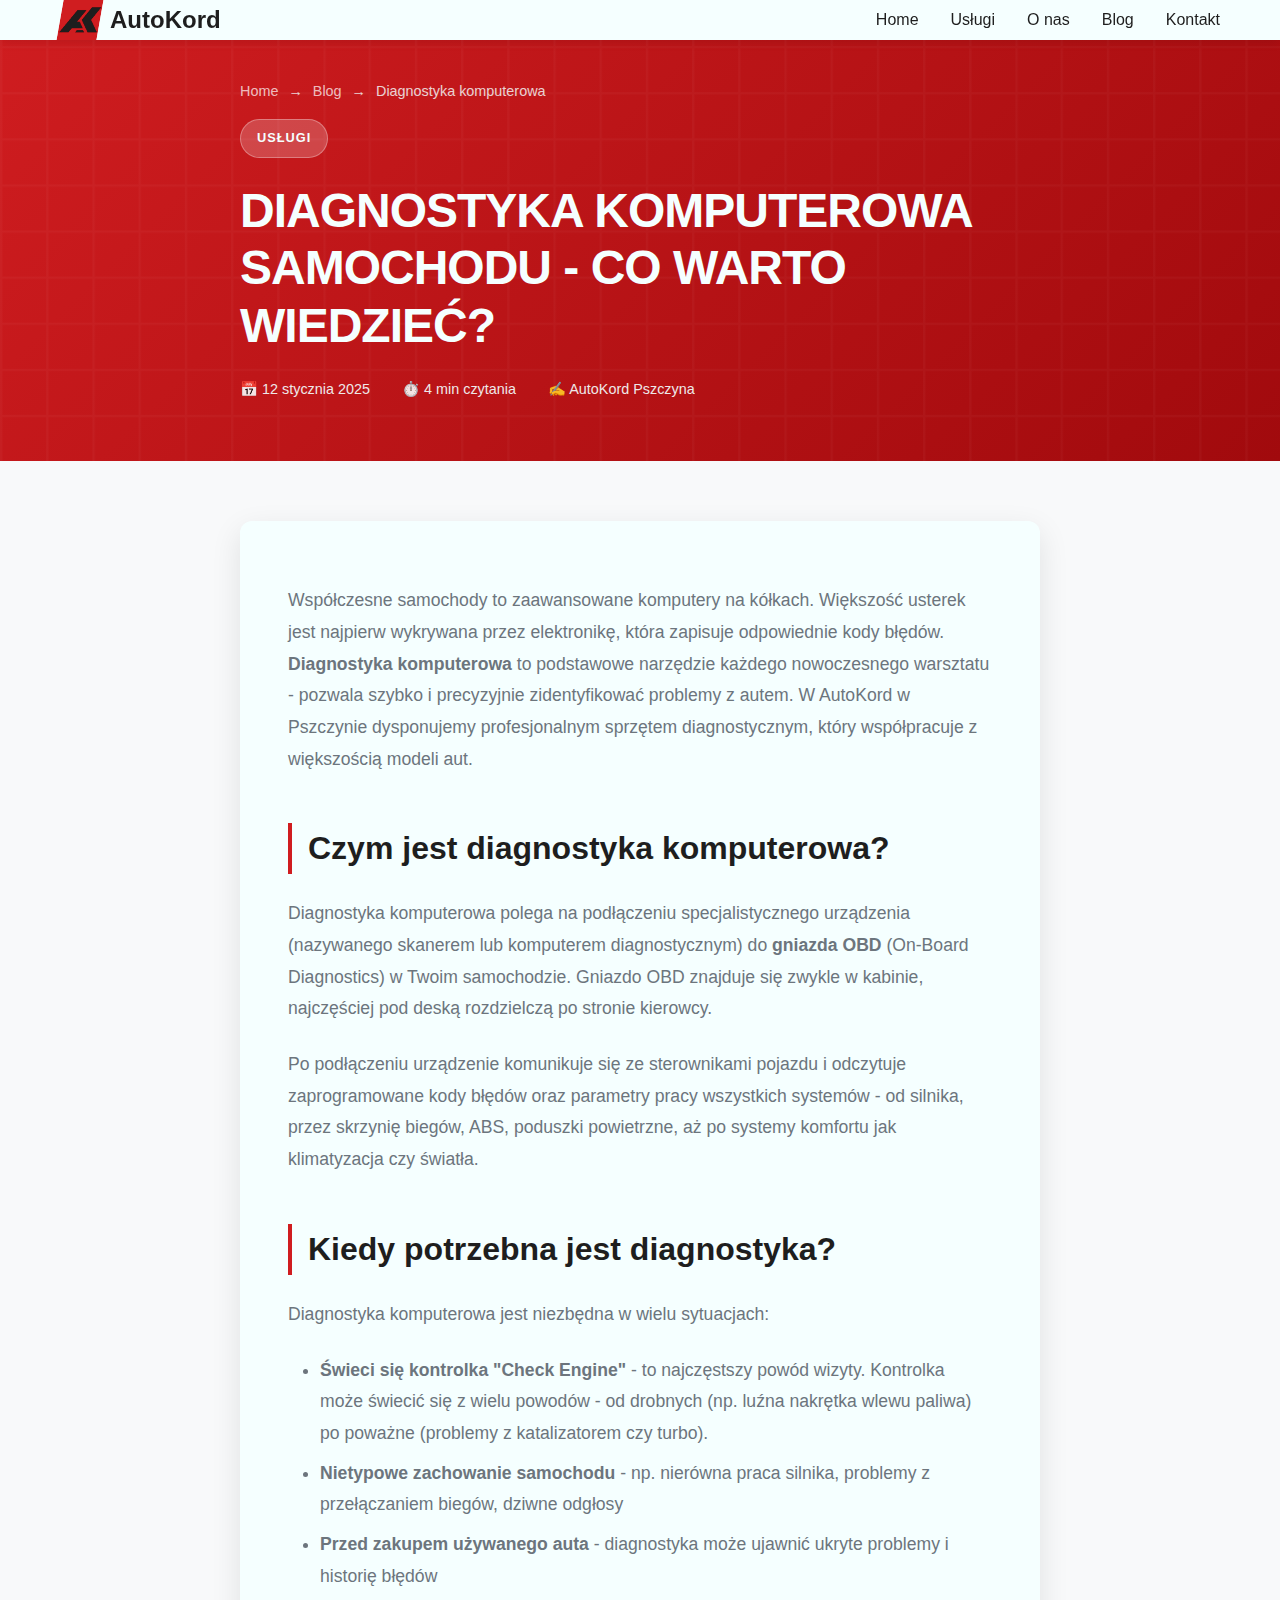
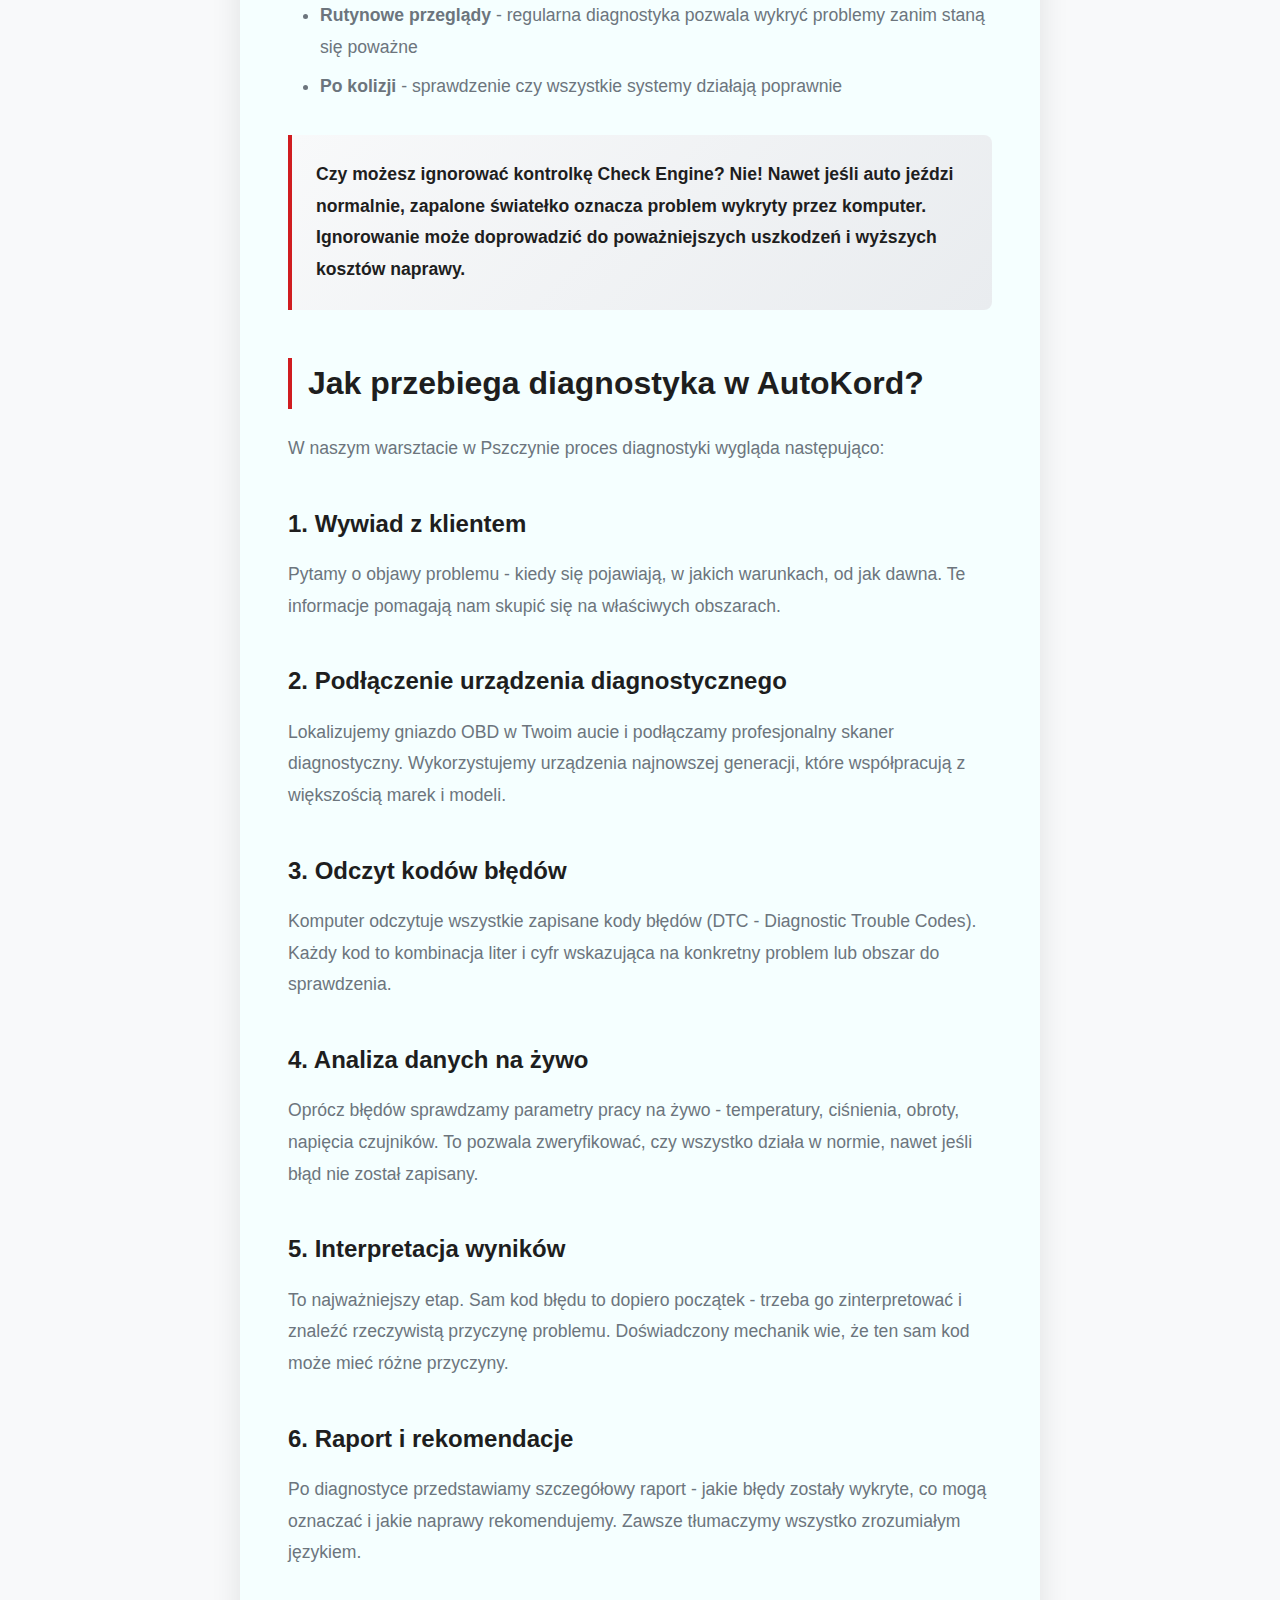
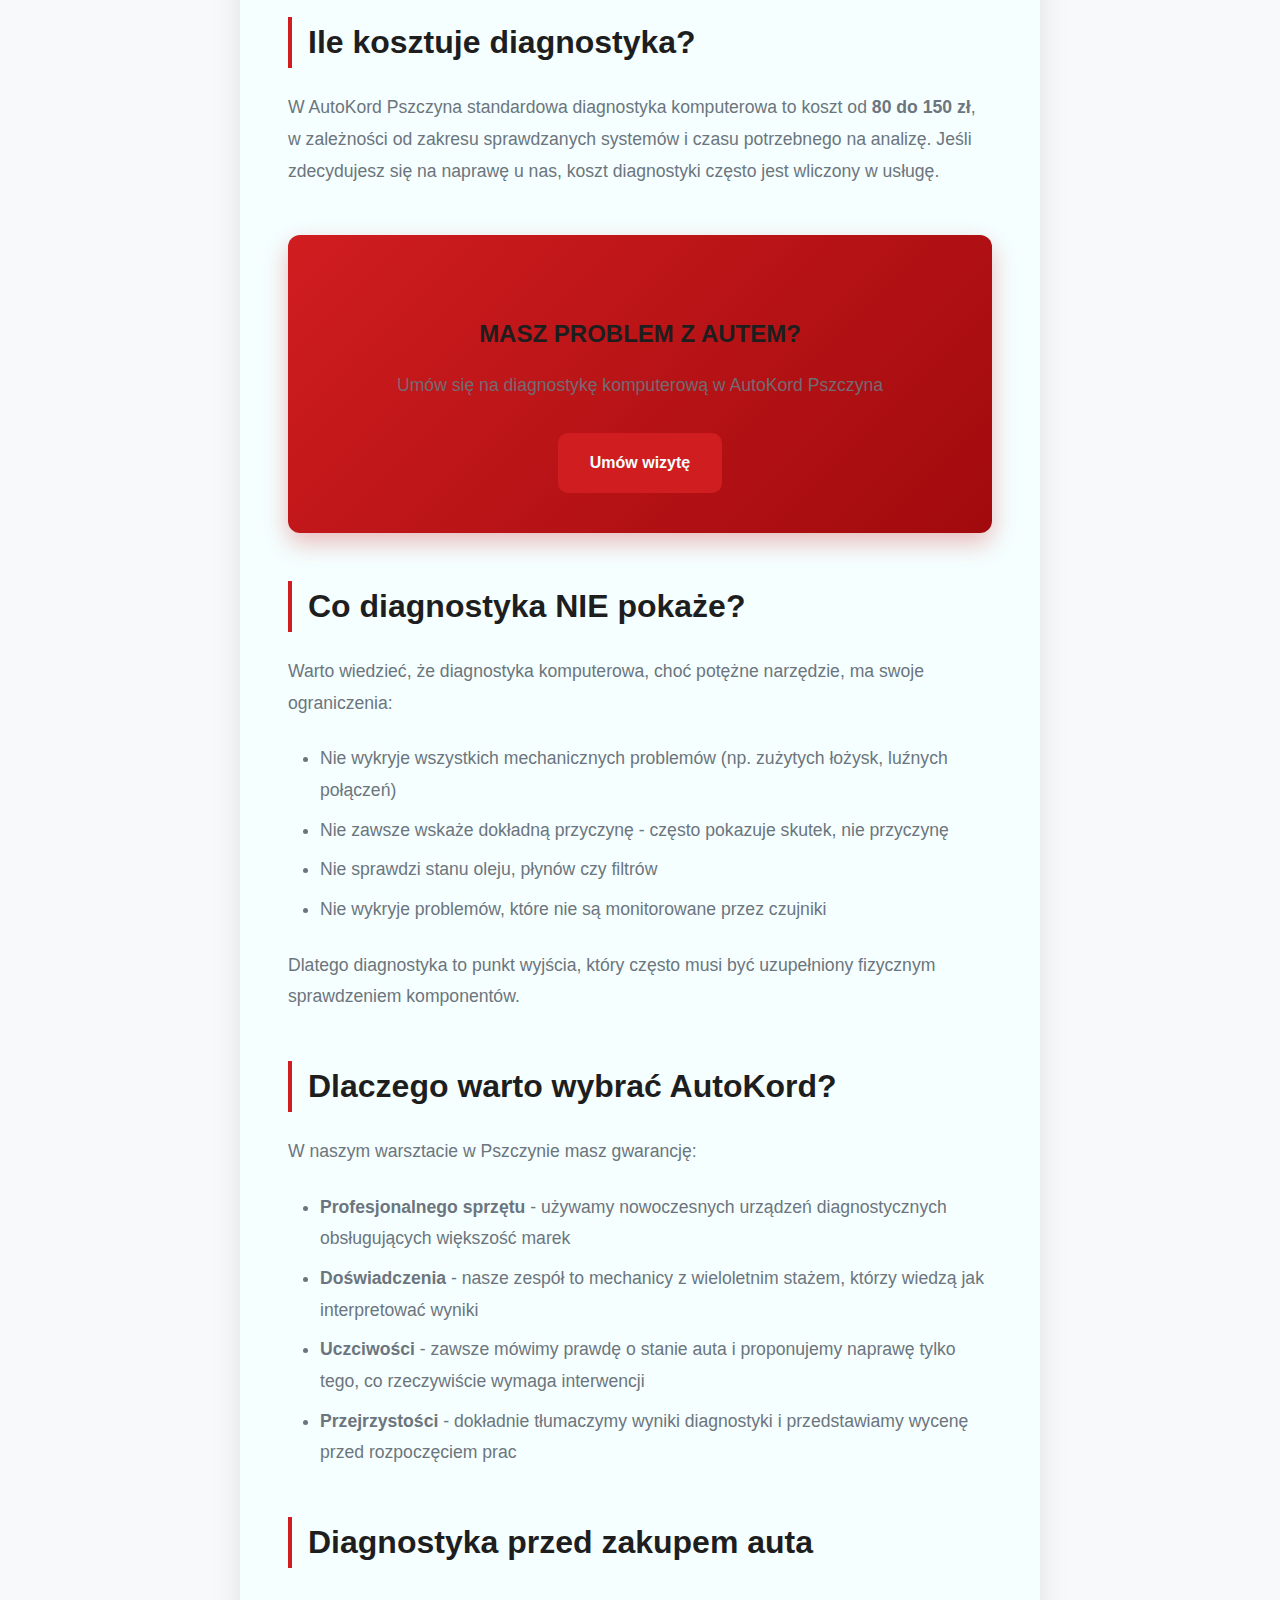
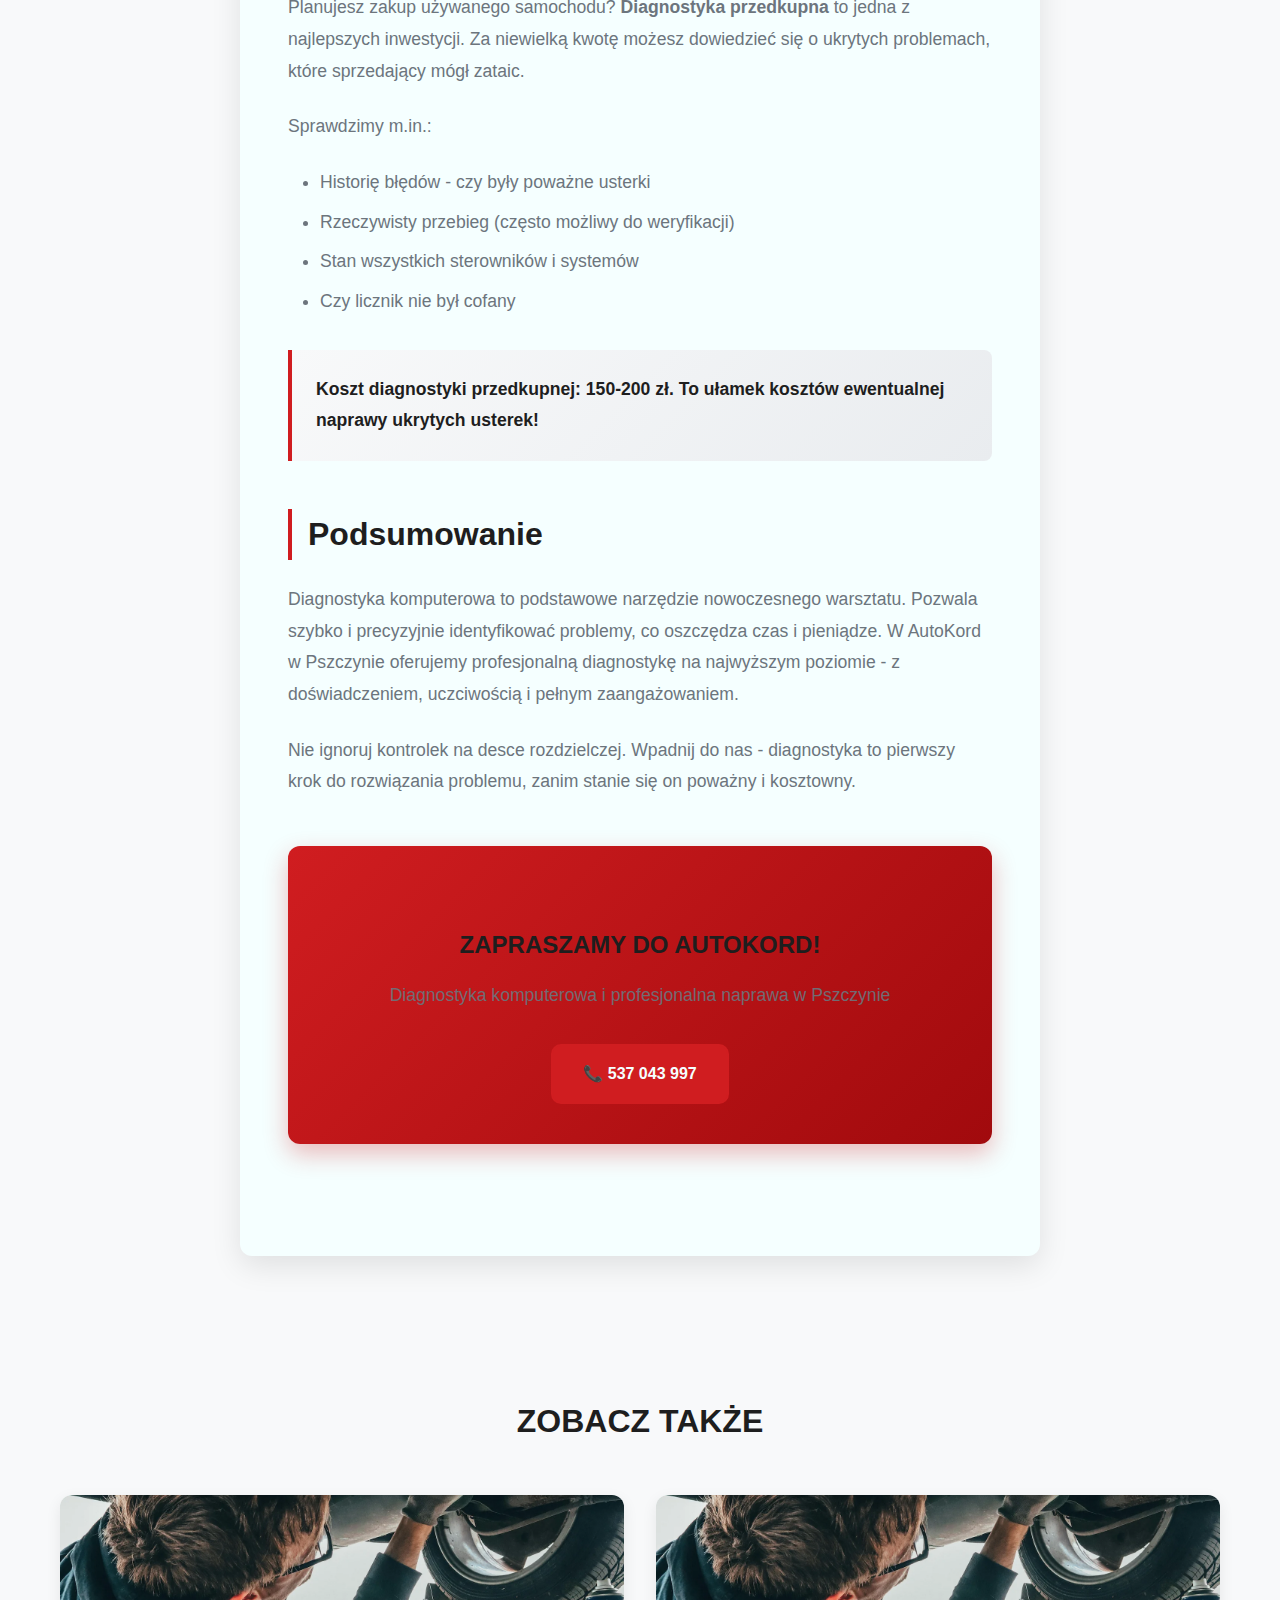
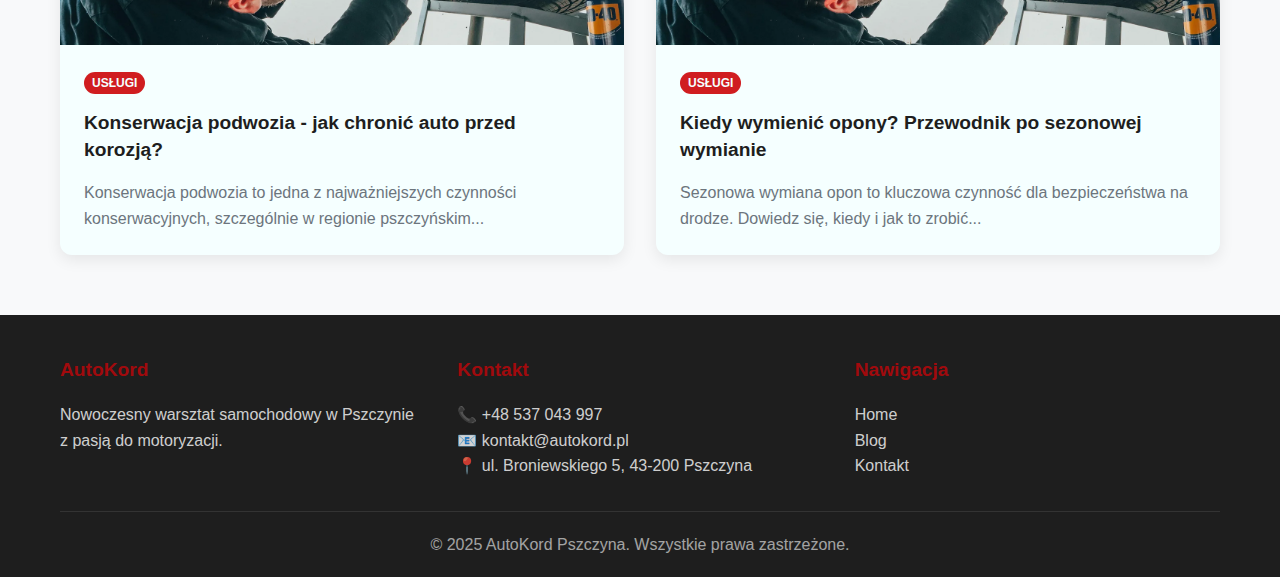
<file: blog-posts/diagnostyka-komputerowa-pszczyna.html>
<!DOCTYPE html>
<html lang="pl">
<head>
    <meta charset="UTF-8">
    <meta name="viewport" content="width=device-width, initial-scale=1.0">
    <title>Diagnostyka komputerowa samochodu Pszczyna - co warto wiedzieć? | AutoKord</title>
    <meta name="description" content="Czym jest diagnostyka komputerowa auta? Jak przebiega w AutoKord Pszczyna i dlaczego jest kluczowa dla nowoczesnych pojazdów. Sprawdź nasz przewodnik.">
    <meta name="keywords" content="diagnostyka komputerowa Pszczyna, komputer Pszczyna auto, OBD Pszczyna, mechanik diagnostyka Pszczyna">
    
    <link rel="preconnect" href="https://fonts.googleapis.com">
    <link rel="preconnect" href="https://fonts.gstatic.com" crossorigin>
    <link href="https://fonts.googleapis.com/css2?family=Outfit:wght@400;600;700;800&family=Source+Sans+3:wght@400;600&display=swap" rel="stylesheet">
    <link rel="stylesheet" href="../style.css">
    <link rel="stylesheet" href="../blog-style.css">
</head>
<body>
    <header>
        <nav class="container">
            <a href="../index.html" class="logo">
                <img src="../img/autokord-black.svg" class="logo-icon">
                <span class="logo-text">AutoKord</span>
            </a>
            <ul class="nav-links">
                <li><a href="../index.html#home" class="nav-link">Home</a></li>
                <li><a href="../index.html#services" class="nav-link">Usługi</a></li>
                <li><a href="../index.html#about" class="nav-link">O nas</a></li>
                <li><a href="../blog.html" class="nav-link">Blog</a></li>
                <li><a href="../index.html#contact" class="nav-link">Kontakt</a></li>
            </ul>
            <div class="mobile-menu" onclick="toggleMobileMenu()">
                <span></span>
                <span></span>
                <span></span>
            </div>
        </nav>
    </header>

    <section class="article-header">
        <div class="container">
            <div class="article-header-content">
                <div class="breadcrumb">
                    <a href="../index.html">Home</a>
                    <span>→</span>
                    <a href="../blog.html">Blog</a>
                    <span>→</span>
                    <span style="color: var(--white);">Diagnostyka komputerowa</span>
                </div>
                <div class="article-category uslugi">Usługi</div>
                <h1 class="article-title">Diagnostyka komputerowa samochodu - co warto wiedzieć?</h1>
                <div class="article-meta">
                    <span>📅 12 stycznia 2025</span>
                    <span>⏱️ 4 min czytania</span>
                    <span>✍️ AutoKord Pszczyna</span>
                </div>
            </div>
        </div>
    </section>

    <section class="article-content">
        <div class="container">
            <div class="article-body">
                
                <p>Współczesne samochody to zaawansowane komputery na kółkach. Większość usterek jest najpierw wykrywana przez elektronikę, która zapisuje odpowiednie kody błędów. <strong>Diagnostyka komputerowa</strong> to podstawowe narzędzie każdego nowoczesnego warsztatu - pozwala szybko i precyzyjnie zidentyfikować problemy z autem. W AutoKord w Pszczynie dysponujemy profesjonalnym sprzętem diagnostycznym, który współpracuje z większością modeli aut.</p>

                <h2>Czym jest diagnostyka komputerowa?</h2>
                
                <p>Diagnostyka komputerowa polega na podłączeniu specjalistycznego urządzenia (nazywanego skanerem lub komputerem diagnostycznym) do <strong>gniazda OBD</strong> (On-Board Diagnostics) w Twoim samochodzie. Gniazdo OBD znajduje się zwykle w kabinie, najczęściej pod deską rozdzielczą po stronie kierowcy.</p>

                <p>Po podłączeniu urządzenie komunikuje się ze sterownikami pojazdu i odczytuje zaprogramowane kody błędów oraz parametry pracy wszystkich systemów - od silnika, przez skrzynię biegów, ABS, poduszki powietrzne, aż po systemy komfortu jak klimatyzacja czy światła.</p>

                <h2>Kiedy potrzebna jest diagnostyka?</h2>

                <p>Diagnostyka komputerowa jest niezbędna w wielu sytuacjach:</p>

                <ul>
                    <li><strong>Świeci się kontrolka "Check Engine"</strong> - to najczęstszy powód wizyty. Kontrolka może świecić się z wielu powodów - od drobnych (np. luźna nakrętka wlewu paliwa) po poważne (problemy z katalizatorem czy turbo).</li>
                    <li><strong>Nietypowe zachowanie samochodu</strong> - np. nierówna praca silnika, problemy z przełączaniem biegów, dziwne odgłosy</li>
                    <li><strong>Przed zakupem używanego auta</strong> - diagnostyka może ujawnić ukryte problemy i historię błędów</li>
                    <li><strong>Rutynowe przeglądy</strong> - regularna diagnostyka pozwala wykryć problemy zanim staną się poważne</li>
                    <li><strong>Po kolizji</strong> - sprawdzenie czy wszystkie systemy działają poprawnie</li>
                </ul>

                <div class="highlight-box">
                    <p><strong>Czy możesz ignorować kontrolkę Check Engine?</strong> Nie! Nawet jeśli auto jeździ normalnie, zapalone światełko oznacza problem wykryty przez komputer. Ignorowanie może doprowadzić do poważniejszych uszkodzeń i wyższych kosztów naprawy.</p>
                </div>

                <h2>Jak przebiega diagnostyka w AutoKord?</h2>

                <p>W naszym warsztacie w Pszczynie proces diagnostyki wygląda następująco:</p>

                <h3>1. Wywiad z klientem</h3>
                <p>Pytamy o objawy problemu - kiedy się pojawiają, w jakich warunkach, od jak dawna. Te informacje pomagają nam skupić się na właściwych obszarach.</p>

                <h3>2. Podłączenie urządzenia diagnostycznego</h3>
                <p>Lokalizujemy gniazdo OBD w Twoim aucie i podłączamy profesjonalny skaner diagnostyczny. Wykorzystujemy urządzenia najnowszej generacji, które współpracują z większością marek i modeli.</p>

                <h3>3. Odczyt kodów błędów</h3>
                <p>Komputer odczytuje wszystkie zapisane kody błędów (DTC - Diagnostic Trouble Codes). Każdy kod to kombinacja liter i cyfr wskazująca na konkretny problem lub obszar do sprawdzenia.</p>

                <h3>4. Analiza danych na żywo</h3>
                <p>Oprócz błędów sprawdzamy parametry pracy na żywo - temperatury, ciśnienia, obroty, napięcia czujników. To pozwala zweryfikować, czy wszystko działa w normie, nawet jeśli błąd nie został zapisany.</p>

                <h3>5. Interpretacja wyników</h3>
                <p>To najważniejszy etap. Sam kod błędu to dopiero początek - trzeba go zinterpretować i znaleźć rzeczywistą przyczynę problemu. Doświadczony mechanik wie, że ten sam kod może mieć różne przyczyny.</p>

                <h3>6. Raport i rekomendacje</h3>
                <p>Po diagnostyce przedstawiamy szczegółowy raport - jakie błędy zostały wykryte, co mogą oznaczać i jakie naprawy rekomendujemy. Zawsze tłumaczymy wszystko zrozumiałym językiem.</p>

                <h2>Ile kosztuje diagnostyka?</h2>

                <p>W AutoKord Pszczyna standardowa diagnostyka komputerowa to koszt od <strong>80 do 150 zł</strong>, w zależności od zakresu sprawdzanych systemów i czasu potrzebnego na analizę. Jeśli zdecydujesz się na naprawę u nas, koszt diagnostyki często jest wliczony w usługę.</p>

                <div class="article-cta">
                    <h3>Masz problem z autem?</h3>
                    <p>Umów się na diagnostykę komputerową w AutoKord Pszczyna</p>
                    <a href="../index.html#contact" class="cta-button primary">Umów wizytę</a>
                </div>

                <h2>Co diagnostyka NIE pokaże?</h2>

                <p>Warto wiedzieć, że diagnostyka komputerowa, choć potężne narzędzie, ma swoje ograniczenia:</p>

                <ul>
                    <li>Nie wykryje wszystkich mechanicznych problemów (np. zużytych łożysk, luźnych połączeń)</li>
                    <li>Nie zawsze wskaże dokładną przyczynę - często pokazuje skutek, nie przyczynę</li>
                    <li>Nie sprawdzi stanu oleju, płynów czy filtrów</li>
                    <li>Nie wykryje problemów, które nie są monitorowane przez czujniki</li>
                </ul>

                <p>Dlatego diagnostyka to punkt wyjścia, który często musi być uzupełniony fizycznym sprawdzeniem komponentów.</p>

                <h2>Dlaczego warto wybrać AutoKord?</h2>

                <p>W naszym warsztacie w Pszczynie masz gwarancję:</p>

                <ul>
                    <li><strong>Profesjonalnego sprzętu</strong> - używamy nowoczesnych urządzeń diagnostycznych obsługujących większość marek</li>
                    <li><strong>Doświadczenia</strong> - nasze zespół to mechanicy z wieloletnim stażem, którzy wiedzą jak interpretować wyniki</li>
                    <li><strong>Uczciwości</strong> - zawsze mówimy prawdę o stanie auta i proponujemy naprawę tylko tego, co rzeczywiście wymaga interwencji</li>
                    <li><strong>Przejrzystości</strong> - dokładnie tłumaczymy wyniki diagnostyki i przedstawiamy wycenę przed rozpoczęciem prac</li>
                </ul>

                <h2>Diagnostyka przed zakupem auta</h2>

                <p>Planujesz zakup używanego samochodu? <strong>Diagnostyka przedkupna</strong> to jedna z najlepszych inwestycji. Za niewielką kwotę możesz dowiedzieć się o ukrytych problemach, które sprzedający mógł zataic.</p>

                <p>Sprawdzimy m.in.:</p>
                <ul>
                    <li>Historię błędów - czy były poważne usterki</li>
                    <li>Rzeczywisty przebieg (często możliwy do weryfikacji)</li>
                    <li>Stan wszystkich sterowników i systemów</li>
                    <li>Czy licznik nie był cofany</li>
                </ul>

                <div class="highlight-box">
                    <p><strong>Koszt diagnostyki przedkupnej:</strong> 150-200 zł. To ułamek kosztów ewentualnej naprawy ukrytych usterek!</p>
                </div>

                <h2>Podsumowanie</h2>

                <p>Diagnostyka komputerowa to podstawowe narzędzie nowoczesnego warsztatu. Pozwala szybko i precyzyjnie identyfikować problemy, co oszczędza czas i pieniądze. W AutoKord w Pszczynie oferujemy profesjonalną diagnostykę na najwyższym poziomie - z doświadczeniem, uczciwością i pełnym zaangażowaniem.</p>

                <p>Nie ignoruj kontrolek na desce rozdzielczej. Wpadnij do nas - diagnostyka to pierwszy krok do rozwiązania problemu, zanim stanie się on poważny i kosztowny.</p>

                <div class="article-cta">
                    <h3>Zapraszamy do AutoKord!</h3>
                    <p>Diagnostyka komputerowa i profesjonalna naprawa w Pszczynie</p>
                    <a href="tel:+48537043997" class="cta-button primary">📞 537 043 997</a>
                </div>

            </div>
        </div>
    </section>

    <!-- Related Articles -->
    <section class="related-articles">
        <div class="container">
            <h2 class="section-title">Zobacz także</h2>
            <div class="related-grid">
                <article class="related-card">
                    <div class="related-image">
                        <img src="../img/mechanic.webp" alt="Konserwacja podwozia">
                    </div>
                    <div class="related-content">
                        <div class="related-meta">
                            <span class="related-category">Usługi</span>
                        </div>
                        <h3><a href="konserwacja-podwozia-pszczyna.html">Konserwacja podwozia - jak chronić auto przed korozją?</a></h3>
                        <p>Konserwacja podwozia to jedna z najważniejszych czynności konserwacyjnych, szczególnie w regionie pszczyńskim...</p>
                    </div>
                </article>

                <article class="related-card">
                    <div class="related-image">
                        <img src="../img/mechanic.webp" alt="Wymiana opon">
                    </div>
                    <div class="related-content">
                        <div class="related-meta">
                            <span class="related-category">Usługi</span>
                        </div>
                        <h3><a href="wymiana-opon-pszczyna-kiedy.html">Kiedy wymienić opony? Przewodnik po sezonowej wymianie</a></h3>
                        <p>Sezonowa wymiana opon to kluczowa czynność dla bezpieczeństwa na drodze. Dowiedz się, kiedy i jak to zrobić...</p>
                    </div>
                </article>
            </div>
        </div>
    </section>

    <footer>
        <div class="container">
            <div class="footer-content">
                <div class="footer-section">
                    <h3>AutoKord</h3>
                    <p>Nowoczesny warsztat samochodowy w Pszczynie z pasją do motoryzacji.</p>
                </div>
                <div class="footer-section">
                    <h3>Kontakt</h3>
                    <p>📞 <a href="tel:+48537043997">+48 537 043 997</a></p>
                    <p>📧 <a href="mailto:kontakt@autokord.pl">kontakt@autokord.pl</a></p>
                    <p>📍 ul. Broniewskiego 5, 43-200 Pszczyna</p>
                </div>
                <div class="footer-section">
                    <h3>Nawigacja</h3>
                    <p><a href="../index.html">Home</a></p>
                    <p><a href="../blog.html">Blog</a></p>
                    <p><a href="../index.html#contact">Kontakt</a></p>
                </div>
            </div>
            <div class="footer-bottom">
                <p>&copy; 2025 AutoKord Pszczyna. Wszystkie prawa zastrzeżone.</p>
            </div>
        </div>
    </footer>

    <script>
        function toggleMobileMenu() {
            document.querySelector('.nav-links').classList.toggle('active');
        }
    </script>
</body>
</html>
</file>
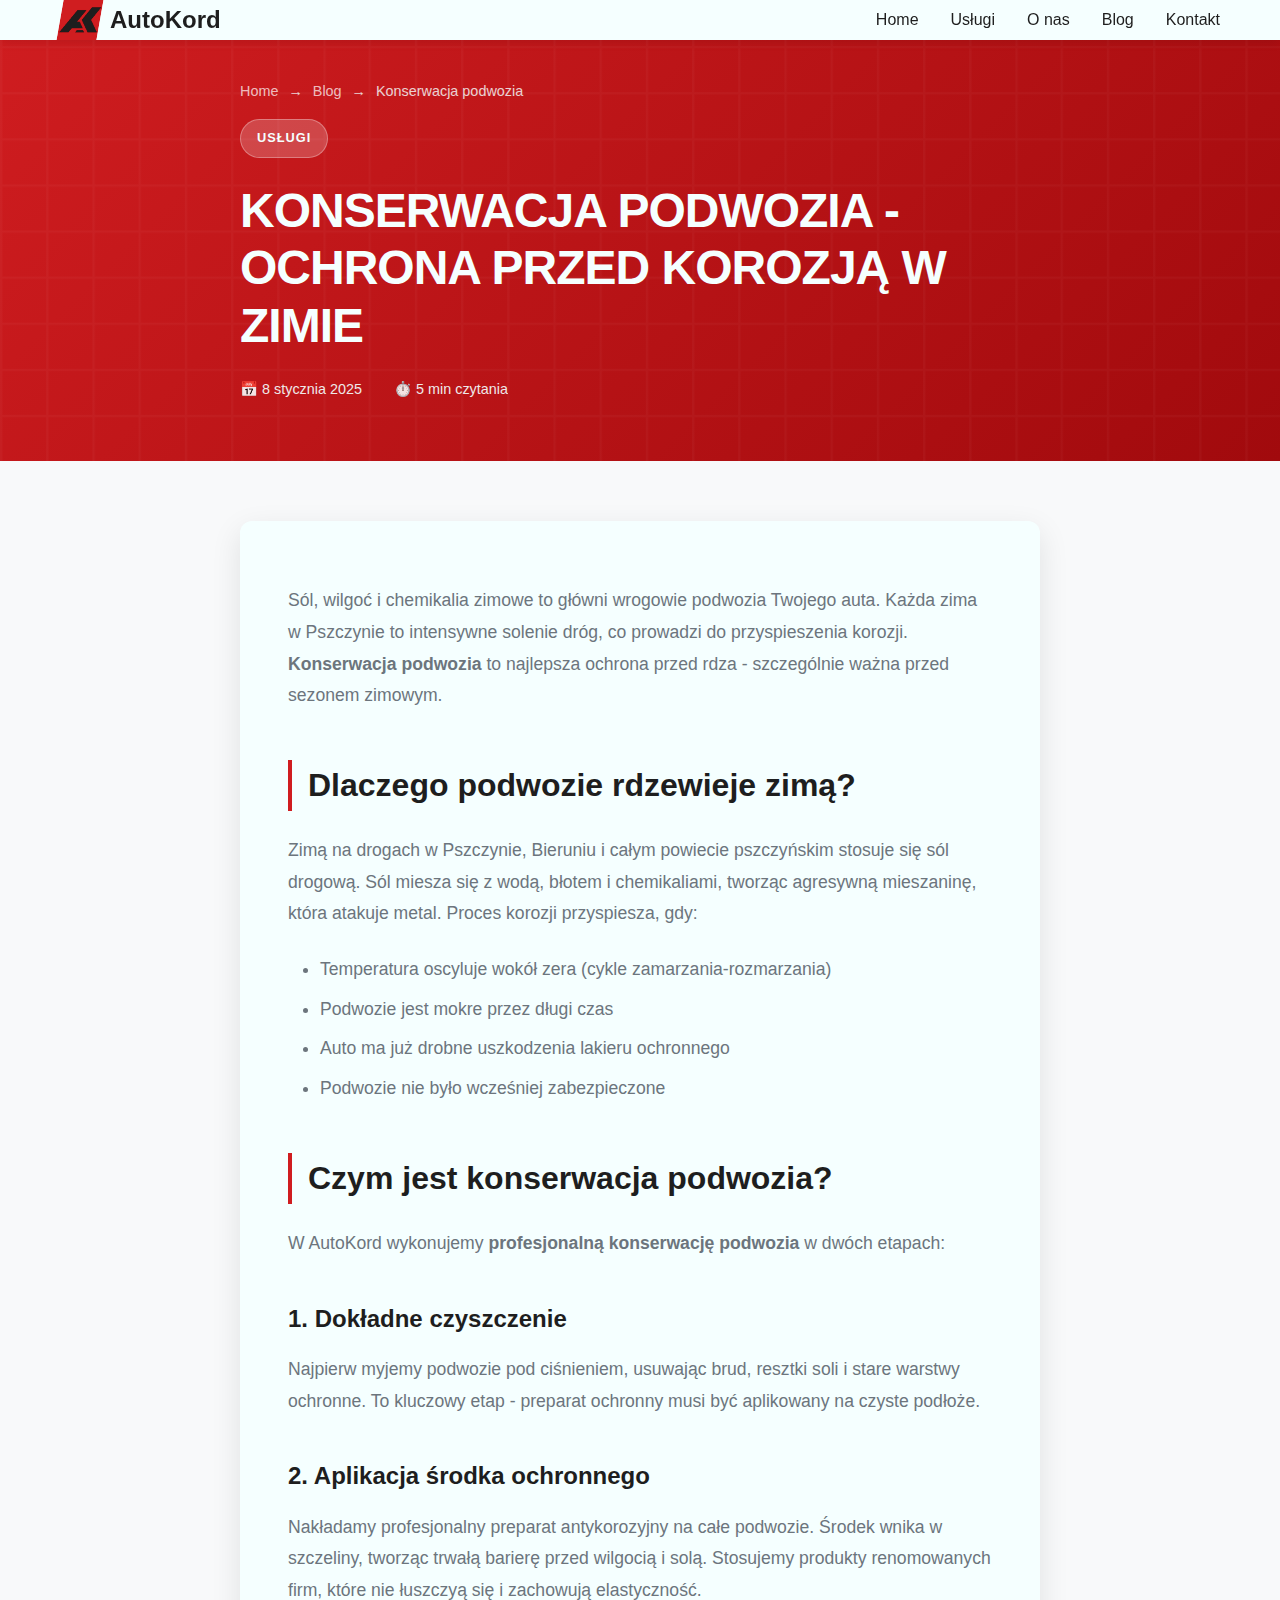
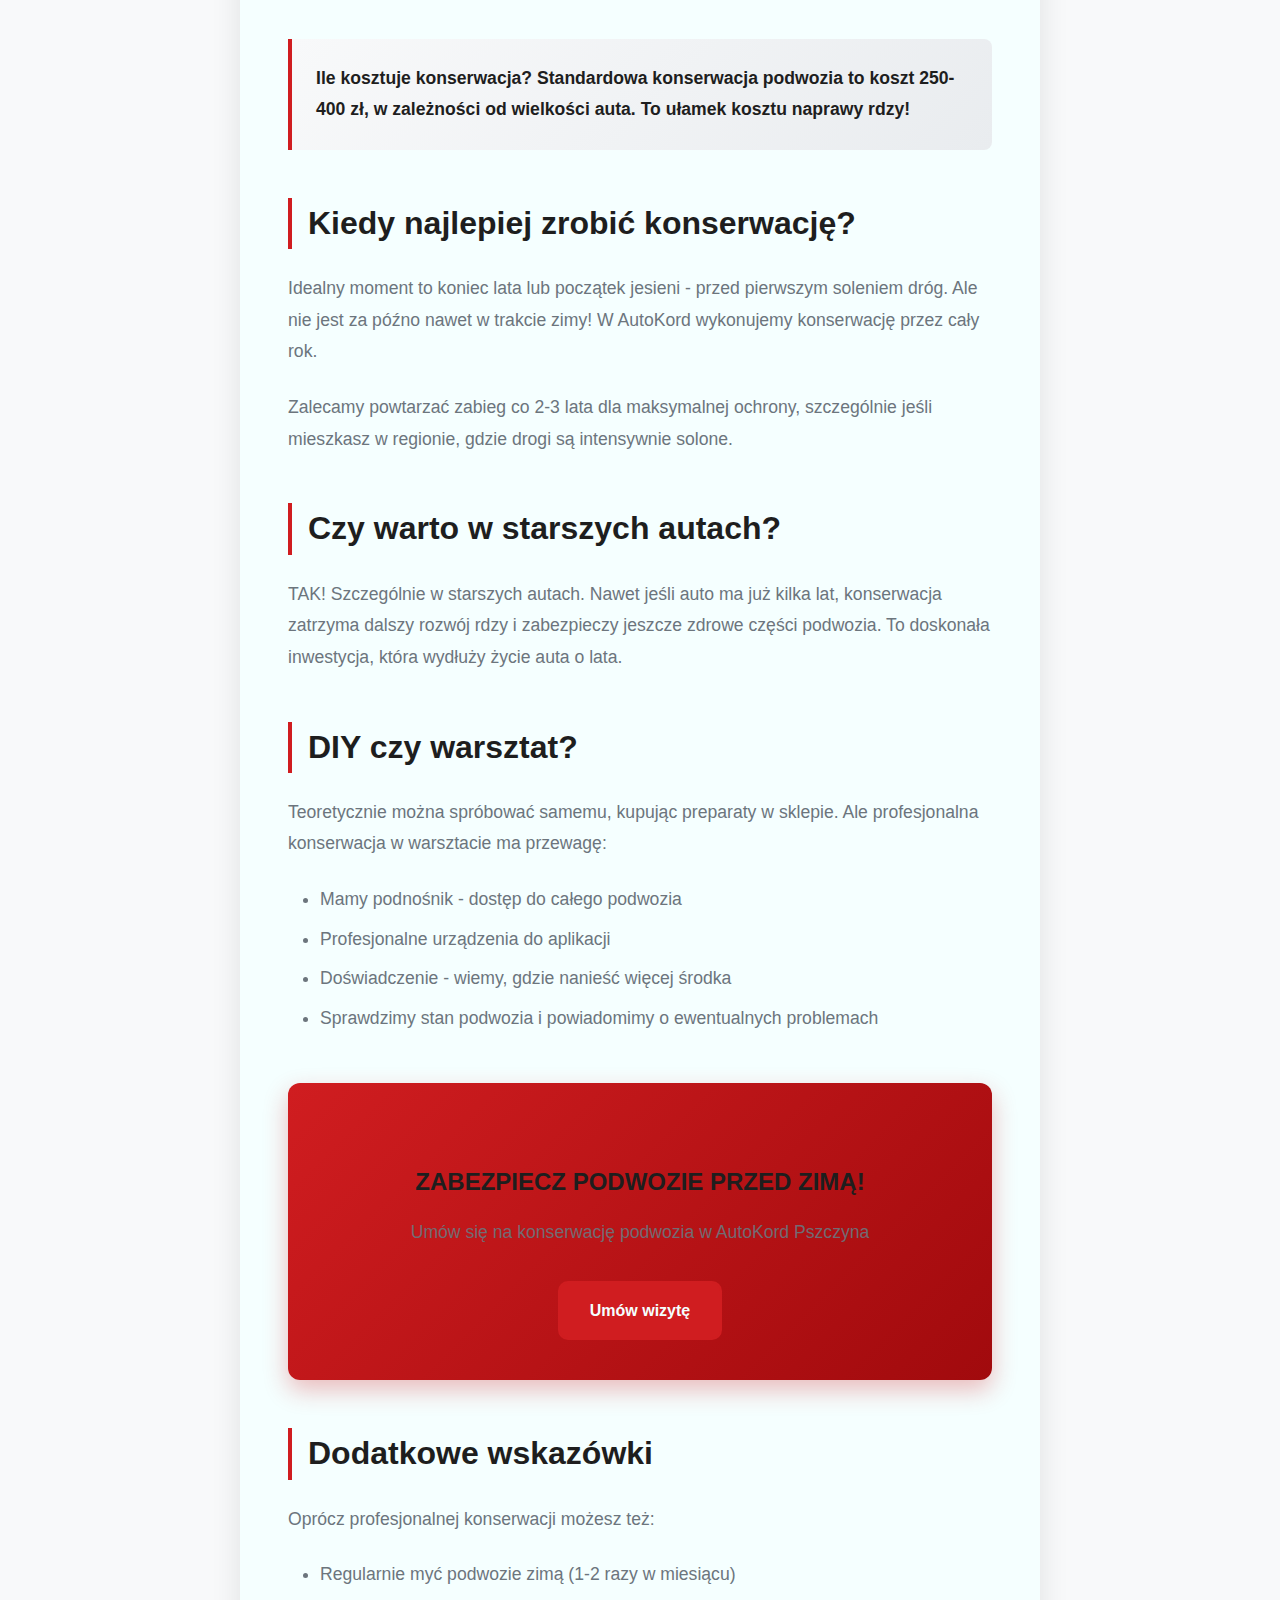
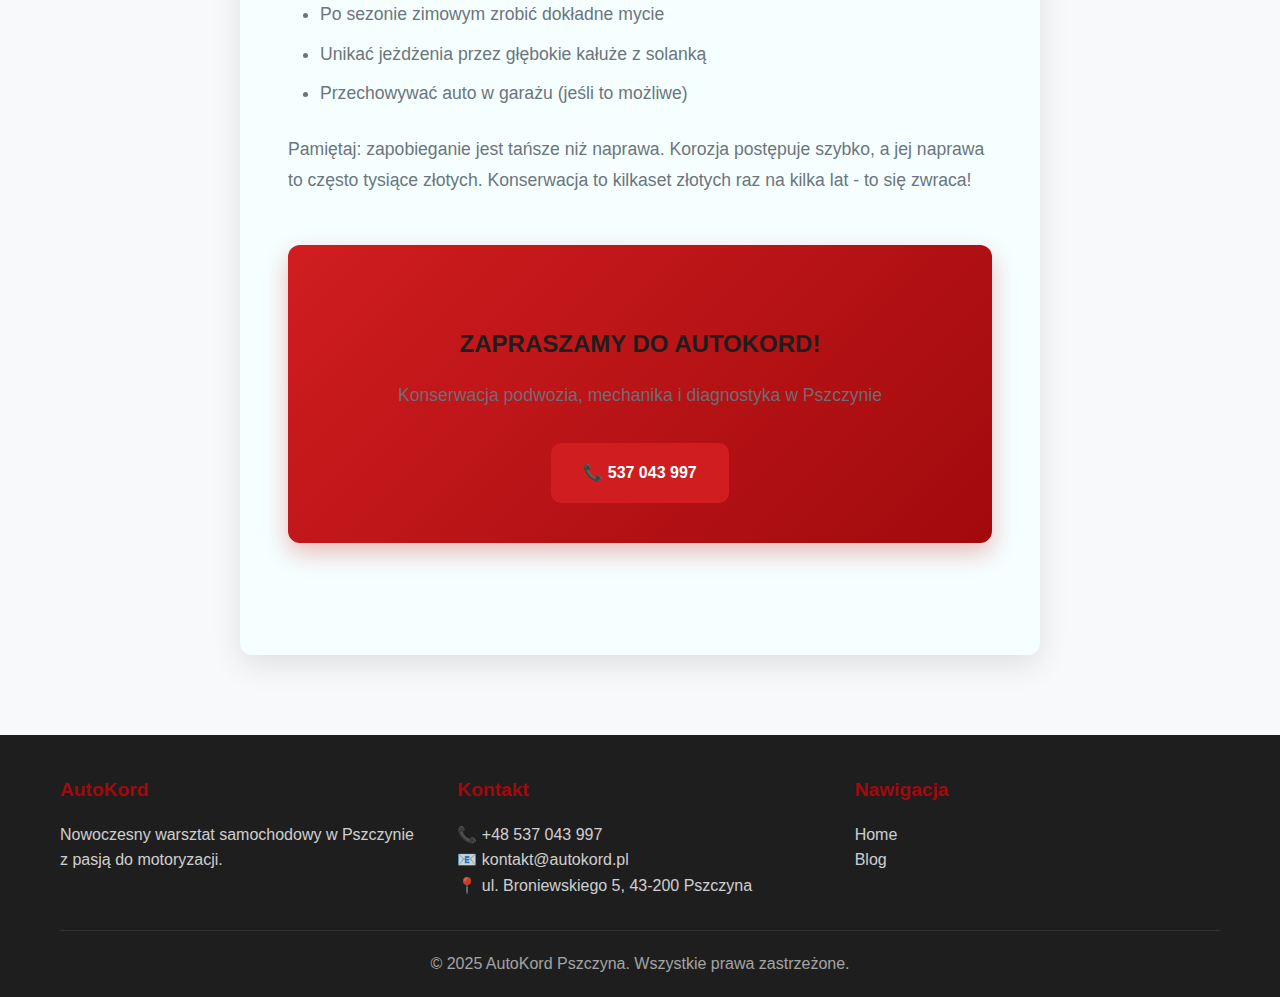
<file: blog-posts/konserwacja-podwozia-pszczyna.html>
<!DOCTYPE html>
<html lang="pl">
<head>
    <meta charset="UTF-8">
    <meta name="viewport" content="width=device-width, initial-scale=1.0">
    <title>Konserwacja podwozia Pszczyna - ochrona przed korozją zimą | AutoKord</title>
    <meta name="description" content="Konserwacja podwozia przed zimą w AutoKord Pszczyna. Zabezpiecz auto przed solą i korozją. Profesjonalna ochrona podwozia.">
    <meta name="keywords" content="konserwacja podwozia Pszczyna, ochrona przed korozją, zabezpieczenie podwozia">
    <link rel="preconnect" href="https://fonts.googleapis.com">
    <link href="https://fonts.googleapis.com/css2?family=Outfit:wght@400;600;700;800&family=Source+Sans+3:wght@400;600&display=swap" rel="stylesheet">
    <link rel="stylesheet" href="../style.css">
    <link rel="stylesheet" href="../blog-style.css">
</head>
<body>
    <header>
        <nav class="container">
            <a href="../index.html" class="logo">
                <img src="../img/autokord-black.svg" class="logo-icon">
                <span class="logo-text">AutoKord</span>
            </a>
            <ul class="nav-links">
                <li><a href="../index.html#home" class="nav-link">Home</a></li>
                <li><a href="../index.html#services" class="nav-link">Usługi</a></li>
                <li><a href="../index.html#about" class="nav-link">O nas</a></li>
                <li><a href="../blog.html" class="nav-link">Blog</a></li>
                <li><a href="../index.html#contact" class="nav-link">Kontakt</a></li>
            </ul>
            <div class="mobile-menu" onclick="toggleMobileMenu()"><span></span><span></span><span></span></div>
        </nav>
    </header>
    <section class="article-header">
        <div class="container">
            <div class="article-header-content">
                <div class="breadcrumb">
                    <a href="../index.html">Home</a><span>→</span><a href="../blog.html">Blog</a><span>→</span><span style="color:var(--white);">Konserwacja podwozia</span>
                </div>
                <div class="article-category uslugi">Usługi</div>
                <h1 class="article-title">Konserwacja podwozia - ochrona przed korozją w zimie</h1>
                <div class="article-meta">
                    <span>📅 8 stycznia 2025</span><span>⏱️ 5 min czytania</span>
                </div>
            </div>
        </div>
    </section>
    <section class="article-content">
        <div class="container">
            <div class="article-body">
                <p>Sól, wilgoć i chemikalia zimowe to główni wrogowie podwozia Twojego auta. Każda zima w Pszczynie to intensywne solenie dróg, co prowadzi do przyspieszenia korozji. <strong>Konserwacja podwozia</strong> to najlepsza ochrona przed rdza - szczególnie ważna przed sezonem zimowym.</p>
                
                <h2>Dlaczego podwozie rdzewieje zimą?</h2>
                <p>Zimą na drogach w Pszczynie, Bieruniu i całym powiecie pszczyńskim stosuje się sól drogową. Sól miesza się z wodą, błotem i chemikaliami, tworząc agresywną mieszaninę, która atakuje metal. Proces korozji przyspiesza, gdy:</p>
                <ul>
                    <li>Temperatura oscyluje wokół zera (cykle zamarzania-rozmarzania)</li>
                    <li>Podwozie jest mokre przez długi czas</li>
                    <li>Auto ma już drobne uszkodzenia lakieru ochronnego</li>
                    <li>Podwozie nie było wcześniej zabezpieczone</li>
                </ul>
                
                <h2>Czym jest konserwacja podwozia?</h2>
                <p>W AutoKord wykonujemy <strong>profesjonalną konserwację podwozia</strong> w dwóch etapach:</p>
                
                <h3>1. Dokładne czyszczenie</h3>
                <p>Najpierw myjemy podwozie pod ciśnieniem, usuwając brud, resztki soli i stare warstwy ochronne. To kluczowy etap - preparat ochronny musi być aplikowany na czyste podłoże.</p>
                
                <h3>2. Aplikacja środka ochronnego</h3>
                <p>Nakładamy profesjonalny preparat antykorozyjny na całe podwozie. Środek wnika w szczeliny, tworząc trwałą barierę przed wilgocią i solą. Stosujemy produkty renomowanych firm, które nie łuszczyą się i zachowują elastyczność.</p>
                
                <div class="highlight-box">
                    <p><strong>Ile kosztuje konserwacja?</strong> Standardowa konserwacja podwozia to koszt 250-400 zł, w zależności od wielkości auta. To ułamek kosztu naprawy rdzy!</p>
                </div>
                
                <h2>Kiedy najlepiej zrobić konserwację?</h2>
                <p>Idealny moment to koniec lata lub początek jesieni - przed pierwszym soleniem dróg. Ale nie jest za późno nawet w trakcie zimy! W AutoKord wykonujemy konserwację przez cały rok.</p>
                <p>Zalecamy powtarzać zabieg co 2-3 lata dla maksymalnej ochrony, szczególnie jeśli mieszkasz w regionie, gdzie drogi są intensywnie solone.</p>
                
                <h2>Czy warto w starszych autach?</h2>
                <p>TAK! Szczególnie w starszych autach. Nawet jeśli auto ma już kilka lat, konserwacja zatrzyma dalszy rozwój rdzy i zabezpieczy jeszcze zdrowe części podwozia. To doskonała inwestycja, która wydłuży życie auta o lata.</p>
                
                <h2>DIY czy warsztat?</h2>
                <p>Teoretycznie można spróbować samemu, kupując preparaty w sklepie. Ale profesjonalna konserwacja w warsztacie ma przewagę:</p>
                <ul>
                    <li>Mamy podnośnik - dostęp do całego podwozia</li>
                    <li>Profesjonalne urządzenia do aplikacji</li>
                    <li>Doświadczenie - wiemy, gdzie nanieść więcej środka</li>
                    <li>Sprawdzimy stan podwozia i powiadomimy o ewentualnych problemach</li>
                </ul>
                
                <div class="article-cta">
                    <h3>Zabezpiecz podwozie przed zimą!</h3>
                    <p>Umów się na konserwację podwozia w AutoKord Pszczyna</p>
                    <a href="../index.html#contact" class="cta-button primary">Umów wizytę</a>
                </div>
                
                <h2>Dodatkowe wskazówki</h2>
                <p>Oprócz profesjonalnej konserwacji możesz też:</p>
                <ul>
                    <li>Regularnie myć podwozie zimą (1-2 razy w miesiącu)</li>
                    <li>Po sezonie zimowym zrobić dokładne mycie</li>
                    <li>Unikać jeżdżenia przez głębokie kałuże z solanką</li>
                    <li>Przechowywać auto w garażu (jeśli to możliwe)</li>
                </ul>
                
                <p>Pamiętaj: zapobieganie jest tańsze niż naprawa. Korozja postępuje szybko, a jej naprawa to często tysiące złotych. Konserwacja to kilkaset złotych raz na kilka lat - to się zwraca!</p>
                
                <div class="article-cta">
                    <h3>Zapraszamy do AutoKord!</h3>
                    <p>Konserwacja podwozia, mechanika i diagnostyka w Pszczynie</p>
                    <a href="tel:+48537043997" class="cta-button primary">📞 537 043 997</a>
                </div>
            </div>
        </div>
    </section>
    <footer>
        <div class="container">
            <div class="footer-content">
                <div class="footer-section"><h3>AutoKord</h3><p>Nowoczesny warsztat samochodowy w Pszczynie z pasją do motoryzacji.</p></div>
                <div class="footer-section"><h3>Kontakt</h3><p>📞 <a href="tel:+48537043997">+48 537 043 997</a></p><p>📧 <a href="mailto:kontakt@autokord.pl">kontakt@autokord.pl</a></p><p>📍 ul. Broniewskiego 5, 43-200 Pszczyna</p></div>
                <div class="footer-section"><h3>Nawigacja</h3><p><a href="../index.html">Home</a></p><p><a href="../blog.html">Blog</a></p></div>
            </div>
            <div class="footer-bottom"><p>&copy; 2025 AutoKord Pszczyna. Wszystkie prawa zastrzeżone.</p></div>
        </div>
    </footer>
    <script>function toggleMobileMenu(){document.querySelector('.nav-links').classList.toggle('active');}</script>
</body>
</html>
</file>
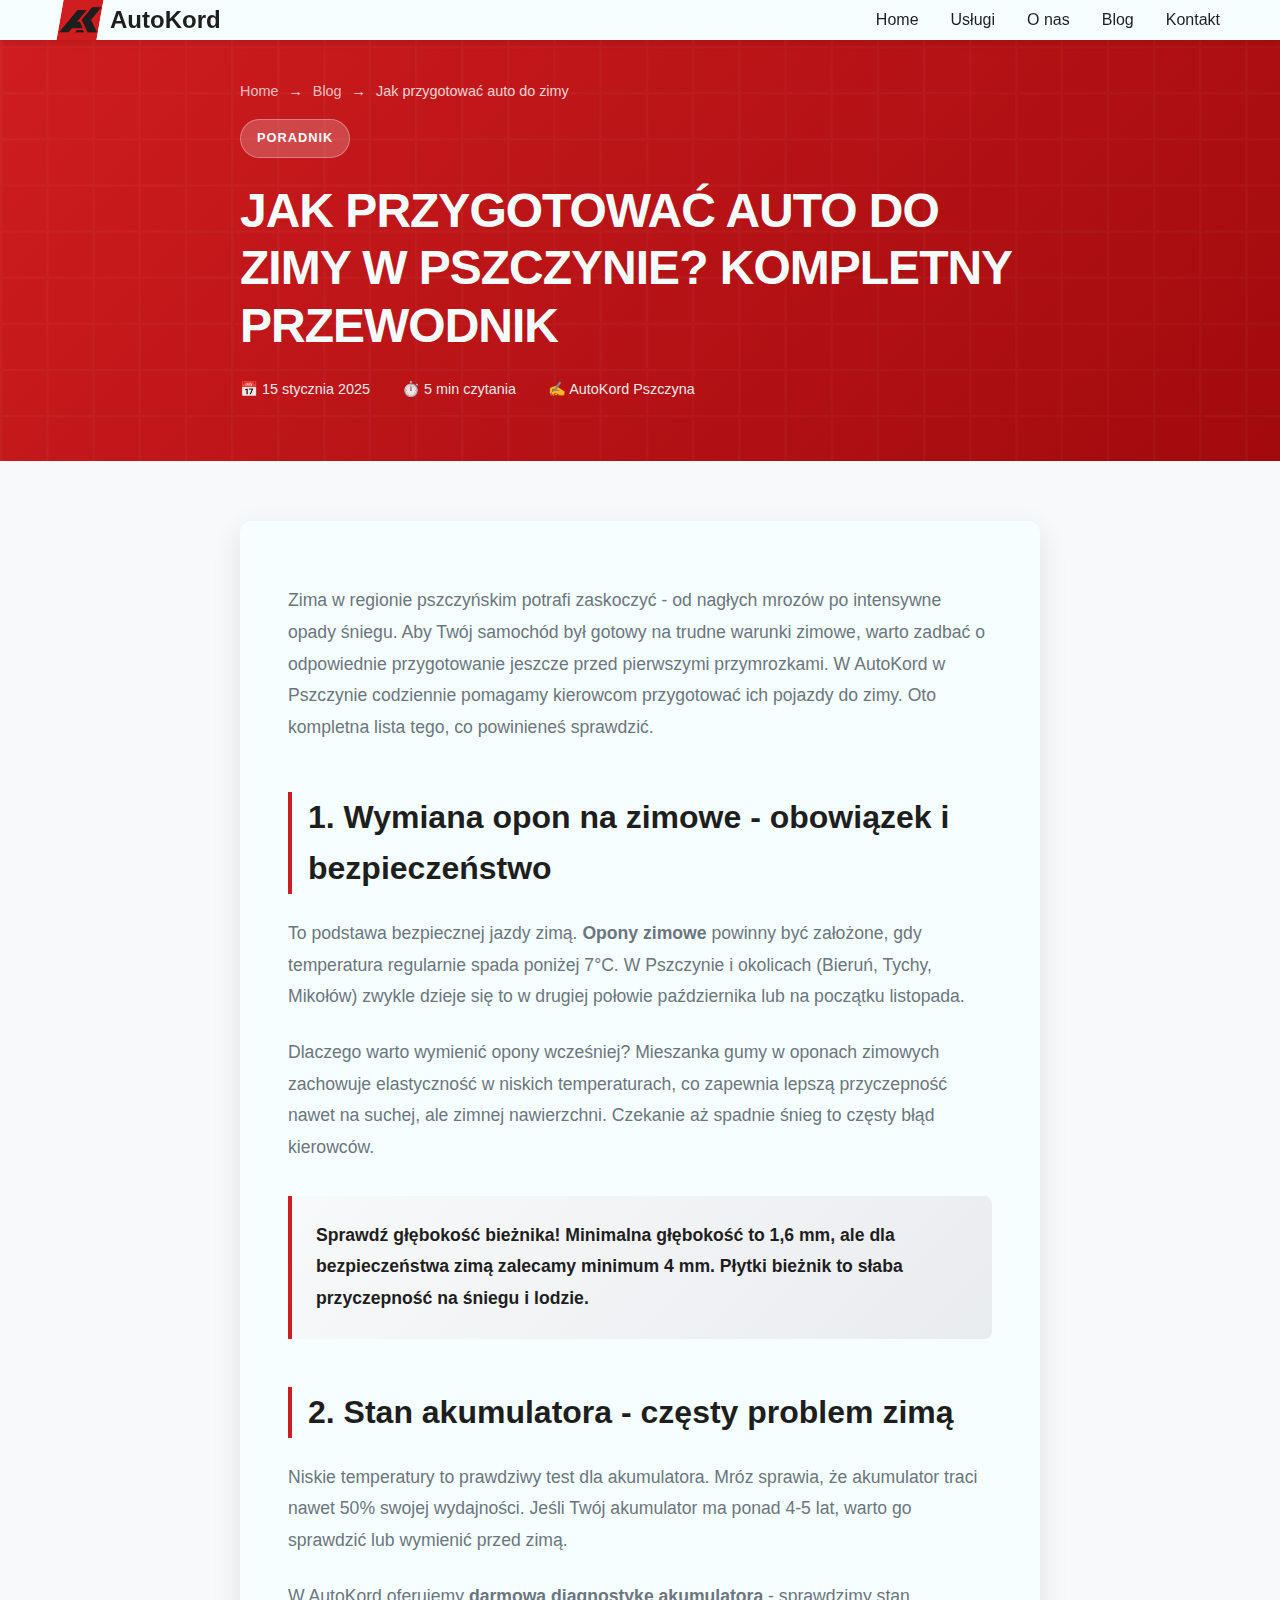
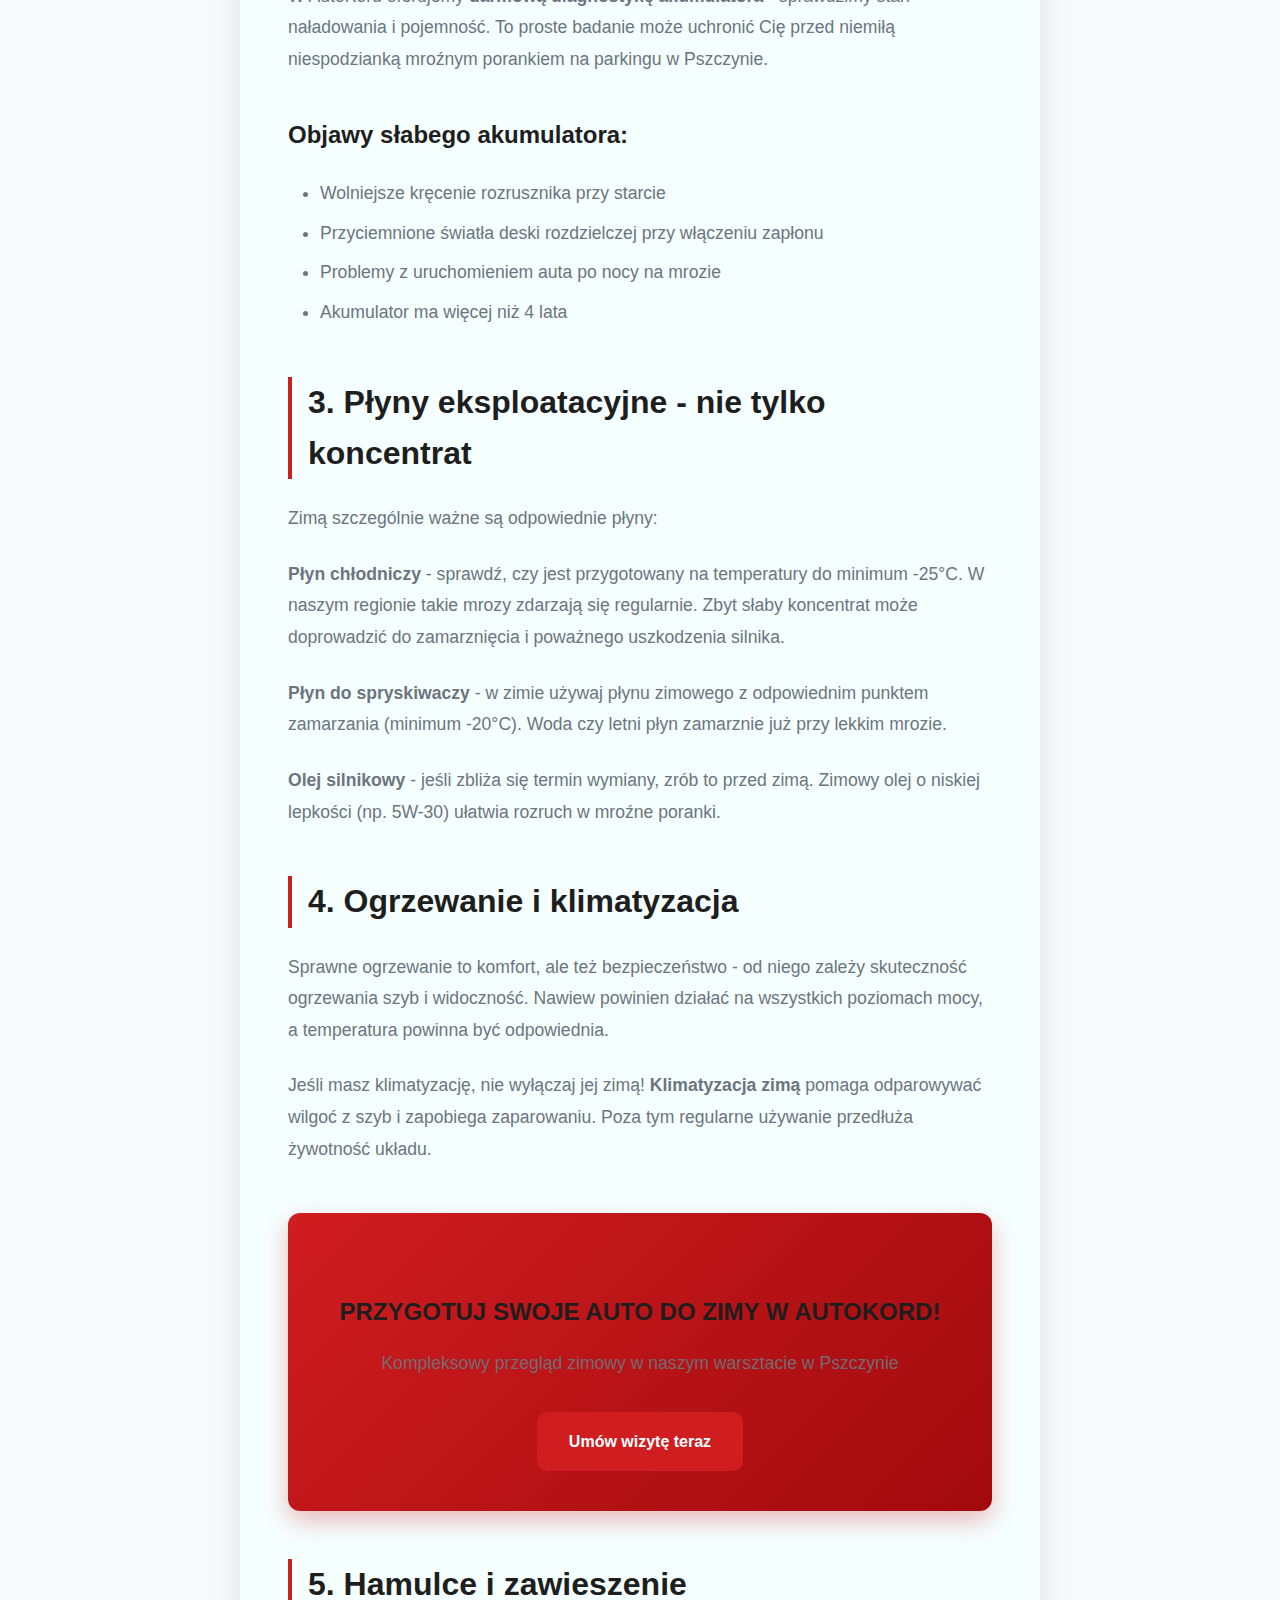
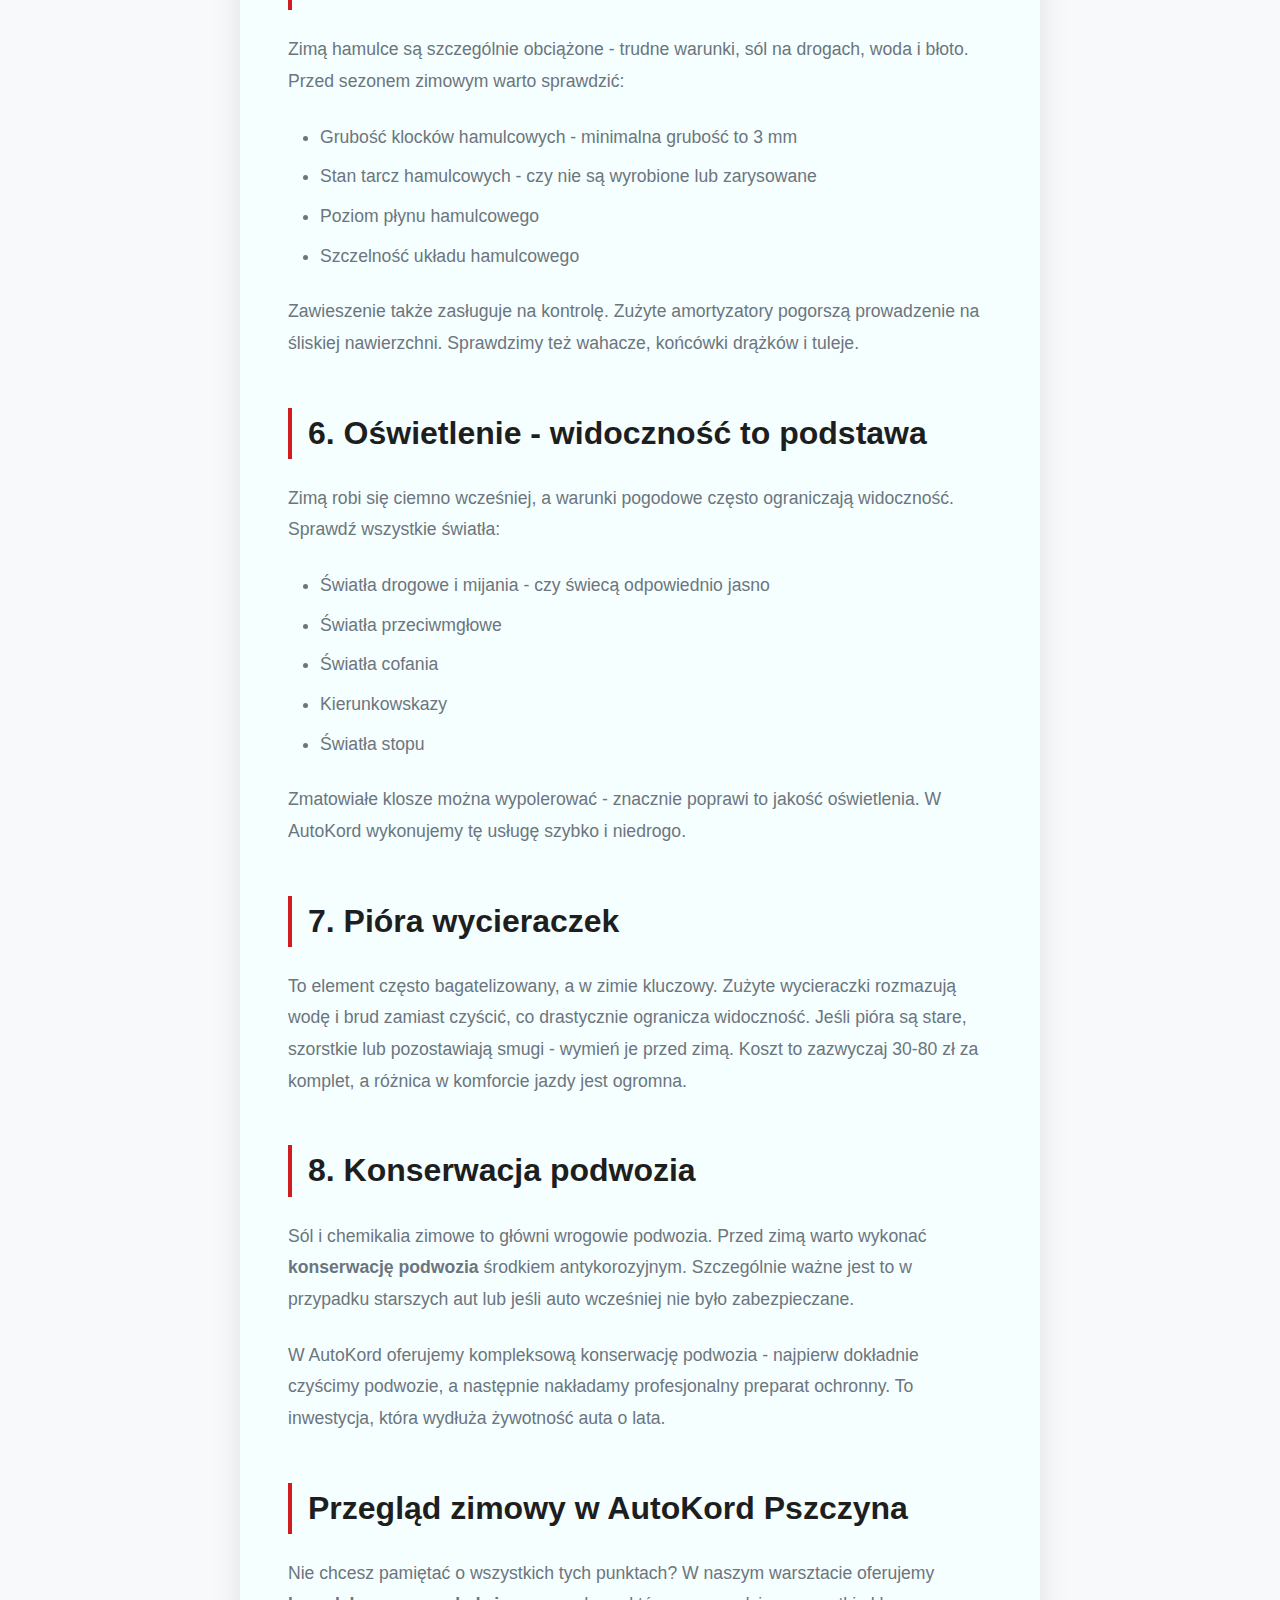
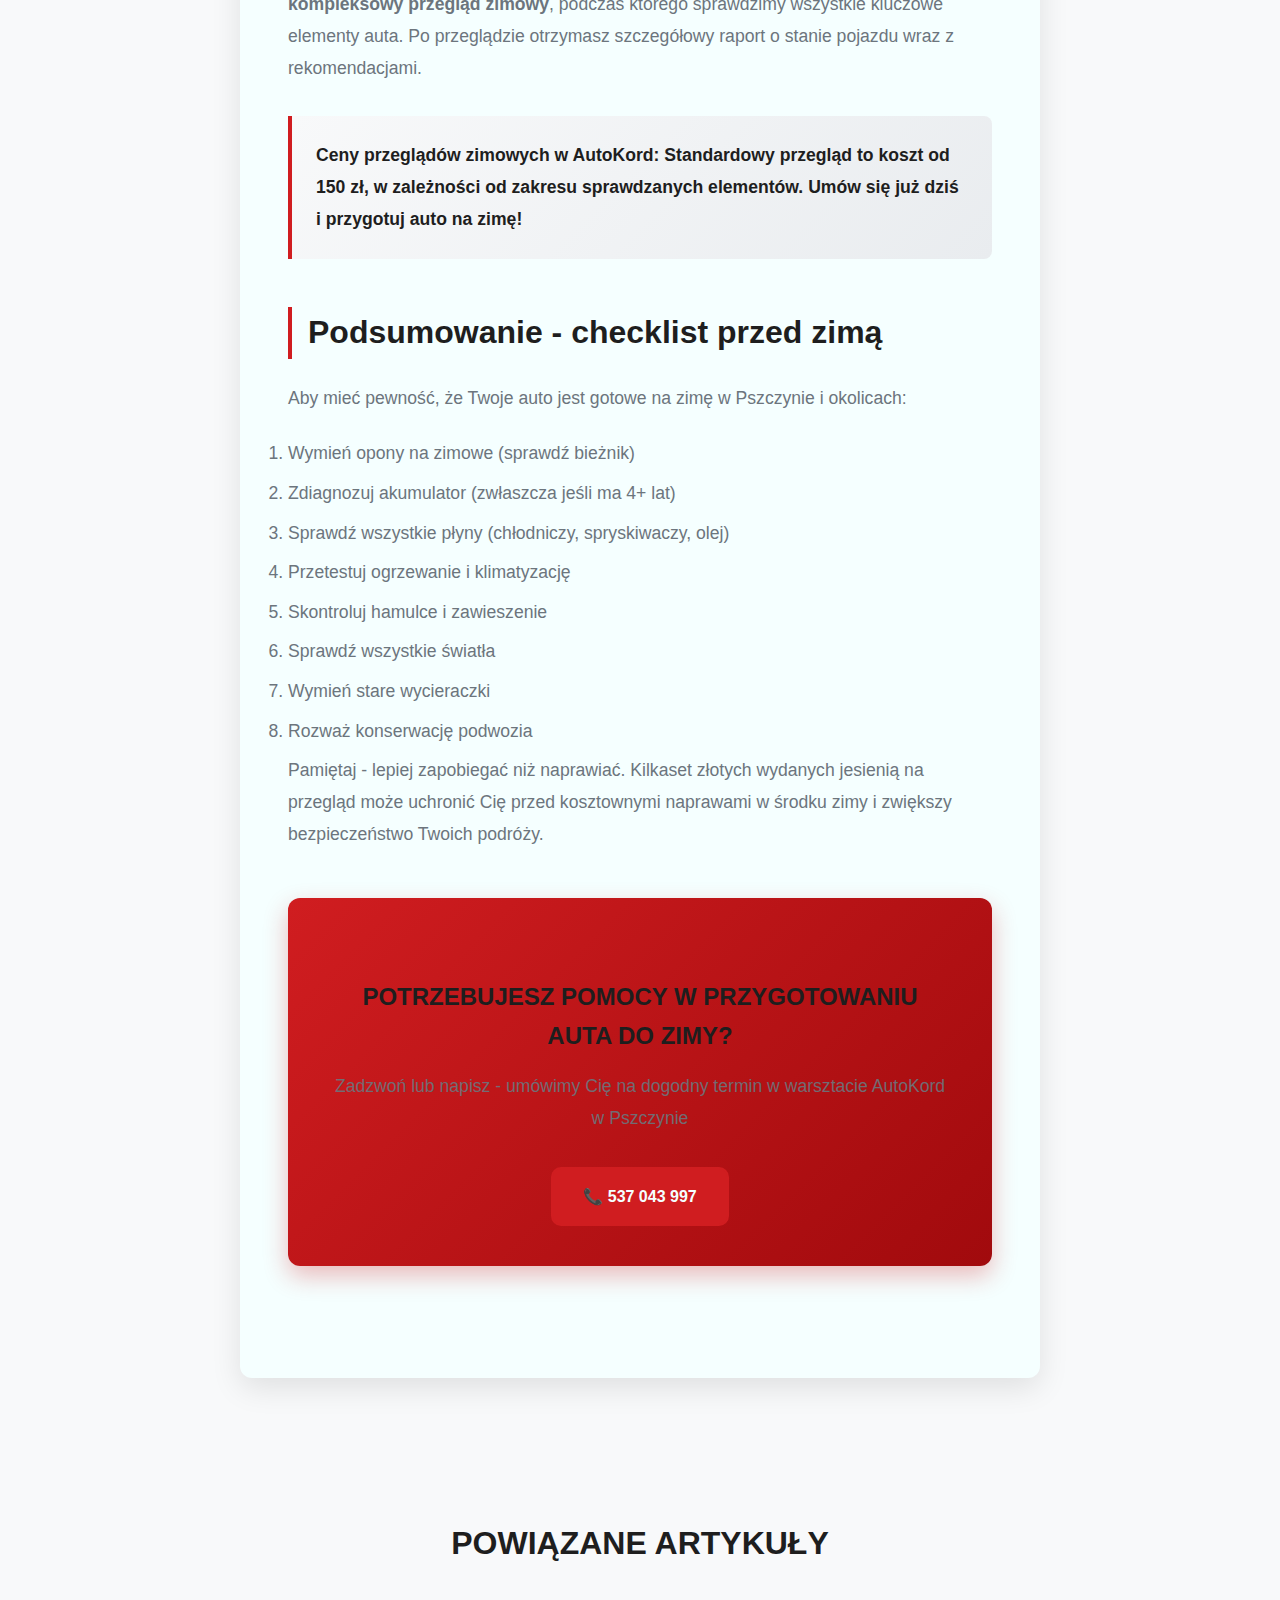
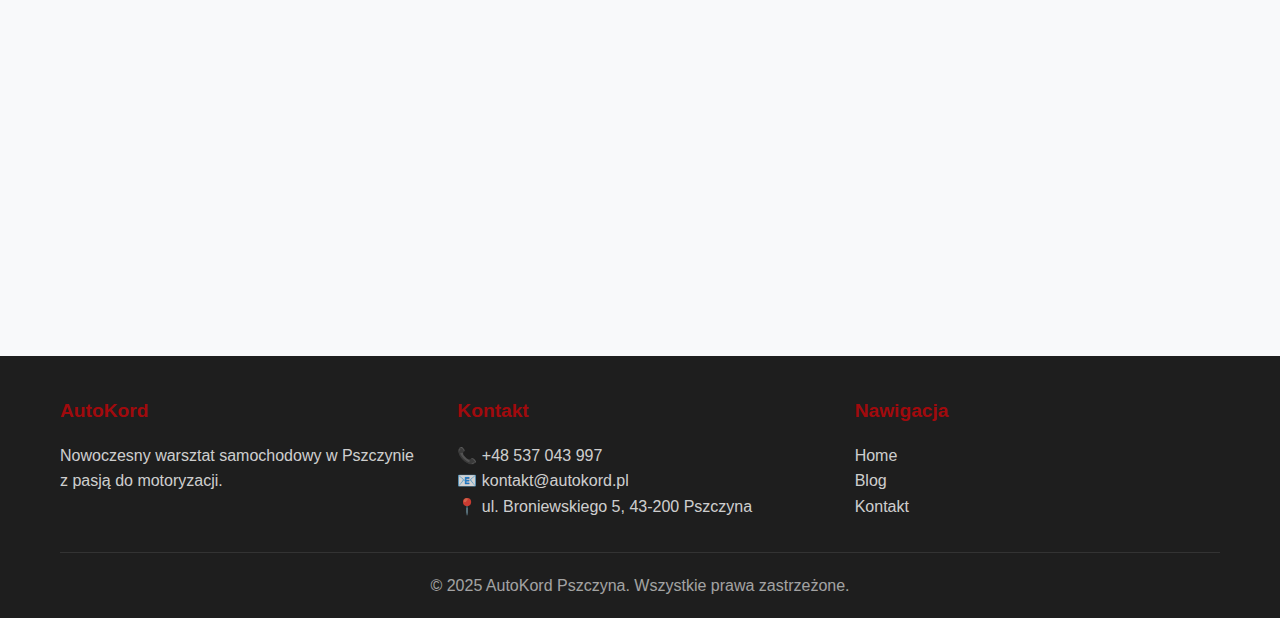
<file: blog-posts/przygotowanie-auta-zima-pszczyna.html>
<!DOCTYPE html>
<html lang="pl">
<head>
    <meta charset="UTF-8">
    <meta name="viewport" content="width=device-width, initial-scale=1.0">
    <title>Jak przygotować auto do zimy w Pszczynie? Kompletny przewodnik 2025 | AutoKord</title>
    <meta name="description" content="Kompleksowy przewodnik: jak przygotować samochód do zimy w Pszczynie. Wymiana opon, diagnostyka, akumulator, płyny - sprawdź, co zrobić przed pierwszymi mrozami.">
    <meta name="keywords" content="przygotowanie auta do zimy Pszczyna, wymiana opon zimowych Pszczyna, mechanik Pszczyna zima, warsztat samochodowy Pszczyna">
    
    <link rel="preconnect" href="https://fonts.googleapis.com">
    <link rel="preconnect" href="https://fonts.gstatic.com" crossorigin>
    <link href="https://fonts.googleapis.com/css2?family=Outfit:wght@400;600;700;800&family=Source+Sans+3:wght@400;600&display=swap" rel="stylesheet">
    <link rel="stylesheet" href="../style.css">
    <link rel="stylesheet" href="../blog-style.css">
</head>
<body>
    <!-- Header -->
    <header>
        <nav class="container">
            <a href="../index.html" class="logo">
                <img src="../img/autokord-black.svg" class="logo-icon">
                <span class="logo-text">AutoKord</span>
            </a>
            <ul class="nav-links">
                <li><a href="../index.html#home" class="nav-link">Home</a></li>
                <li><a href="../index.html#services" class="nav-link">Usługi</a></li>
                <li><a href="../index.html#about" class="nav-link">O nas</a></li>
                <li><a href="../blog.html" class="nav-link">Blog</a></li>
                <li><a href="../index.html#contact" class="nav-link">Kontakt</a></li>
            </ul>
            <div class="mobile-menu" onclick="toggleMobileMenu()">
                <span></span>
                <span></span>
                <span></span>
            </div>
        </nav>
    </header>

    <!-- Article Header -->
    <section class="article-header">
        <div class="container">
            <div class="article-header-content">
                <div class="breadcrumb">
                    <a href="../index.html">Home</a>
                    <span>→</span>
                    <a href="../blog.html">Blog</a>
                    <span>→</span>
                    <span style="color: var(--white);">Jak przygotować auto do zimy</span>
                </div>
                <div class="article-category poradnik">Poradnik</div>
                <h1 class="article-title">Jak przygotować auto do zimy w Pszczynie? Kompletny przewodnik</h1>
                <div class="article-meta">
                    <span>📅 15 stycznia 2025</span>
                    <span>⏱️ 5 min czytania</span>
                    <span>✍️ AutoKord Pszczyna</span>
                </div>
            </div>
        </div>
    </section>

    <!-- Article Content -->
    <section class="article-content">
        <div class="container">
            <div class="article-body">
                
                <p>Zima w regionie pszczyńskim potrafi zaskoczyć - od nagłych mrozów po intensywne opady śniegu. Aby Twój samochód był gotowy na trudne warunki zimowe, warto zadbać o odpowiednie przygotowanie jeszcze przed pierwszymi przymrozkami. W AutoKord w Pszczynie codziennie pomagamy kierowcom przygotować ich pojazdy do zimy. Oto kompletna lista tego, co powinieneś sprawdzić.</p>

                <h2>1. Wymiana opon na zimowe - obowiązek i bezpieczeństwo</h2>
                
                <p>To podstawa bezpiecznej jazdy zimą. <strong>Opony zimowe</strong> powinny być założone, gdy temperatura regularnie spada poniżej 7°C. W Pszczynie i okolicach (Bieruń, Tychy, Mikołów) zwykle dzieje się to w drugiej połowie października lub na początku listopada.</p>

                <p>Dlaczego warto wymienić opony wcześniej? Mieszanka gumy w oponach zimowych zachowuje elastyczność w niskich temperaturach, co zapewnia lepszą przyczepność nawet na suchej, ale zimnej nawierzchni. Czekanie aż spadnie śnieg to częsty błąd kierowców.</p>

                <div class="highlight-box">
                    <p><strong>Sprawdź głębokość bieżnika!</strong> Minimalna głębokość to 1,6 mm, ale dla bezpieczeństwa zimą zalecamy minimum 4 mm. Płytki bieżnik to słaba przyczepność na śniegu i lodzie.</p>
                </div>

                <h2>2. Stan akumulatora - częsty problem zimą</h2>

                <p>Niskie temperatury to prawdziwy test dla akumulatora. Mróz sprawia, że akumulator traci nawet 50% swojej wydajności. Jeśli Twój akumulator ma ponad 4-5 lat, warto go sprawdzić lub wymienić przed zimą.</p>

                <p>W AutoKord oferujemy <strong>darmową diagnostykę akumulatora</strong> - sprawdzimy stan naładowania i pojemność. To proste badanie może uchronić Cię przed niemiłą niespodzianką mroźnym porankiem na parkingu w Pszczynie.</p>

                <h3>Objawy słabego akumulatora:</h3>
                <ul>
                    <li>Wolniejsze kręcenie rozrusznika przy starcie</li>
                    <li>Przyciemnione światła deski rozdzielczej przy włączeniu zapłonu</li>
                    <li>Problemy z uruchomieniem auta po nocy na mrozie</li>
                    <li>Akumulator ma więcej niż 4 lata</li>
                </ul>

                <h2>3. Płyny eksploatacyjne - nie tylko koncentrat</h2>

                <p>Zimą szczególnie ważne są odpowiednie płyny:</p>

                <p><strong>Płyn chłodniczy</strong> - sprawdź, czy jest przygotowany na temperatury do minimum -25°C. W naszym regionie takie mrozy zdarzają się regularnie. Zbyt słaby koncentrat może doprowadzić do zamarznięcia i poważnego uszkodzenia silnika.</p>

                <p><strong>Płyn do spryskiwaczy</strong> - w zimie używaj płynu zimowego z odpowiednim punktem zamarzania (minimum -20°C). Woda czy letni płyn zamarznie już przy lekkim mrozie.</p>

                <p><strong>Olej silnikowy</strong> - jeśli zbliża się termin wymiany, zrób to przed zimą. Zimowy olej o niskiej lepkości (np. 5W-30) ułatwia rozruch w mroźne poranki.</p>

                <h2>4. Ogrzewanie i klimatyzacja</h2>

                <p>Sprawne ogrzewanie to komfort, ale też bezpieczeństwo - od niego zależy skuteczność ogrzewania szyb i widoczność. Nawiew powinien działać na wszystkich poziomach mocy, a temperatura powinna być odpowiednia.</p>

                <p>Jeśli masz klimatyzację, nie wyłączaj jej zimą! <strong>Klimatyzacja zimą</strong> pomaga odparowywać wilgoć z szyb i zapobiega zaparowaniu. Poza tym regularne używanie przedłuża żywotność układu.</p>

                <div class="article-cta">
                    <h3>Przygotuj swoje auto do zimy w AutoKord!</h3>
                    <p>Kompleksowy przegląd zimowy w naszym warsztacie w Pszczynie</p>
                    <a href="../index.html#contact" class="cta-button primary">Umów wizytę teraz</a>
                </div>

                <h2>5. Hamulce i zawieszenie</h2>

                <p>Zimą hamulce są szczególnie obciążone - trudne warunki, sól na drogach, woda i błoto. Przed sezonem zimowym warto sprawdzić:</p>

                <ul>
                    <li>Grubość klocków hamulcowych - minimalna grubość to 3 mm</li>
                    <li>Stan tarcz hamulcowych - czy nie są wyrobione lub zarysowane</li>
                    <li>Poziom płynu hamulcowego</li>
                    <li>Szczelność układu hamulcowego</li>
                </ul>

                <p>Zawieszenie także zasługuje na kontrolę. Zużyte amortyzatory pogorszą prowadzenie na śliskiej nawierzchni. Sprawdzimy też wahacze, końcówki drążków i tuleje.</p>

                <h2>6. Oświetlenie - widoczność to podstawa</h2>

                <p>Zimą robi się ciemno wcześniej, a warunki pogodowe często ograniczają widoczność. Sprawdź wszystkie światła:</p>

                <ul>
                    <li>Światła drogowe i mijania - czy świecą odpowiednio jasno</li>
                    <li>Światła przeciwmgłowe</li>
                    <li>Światła cofania</li>
                    <li>Kierunkowskazy</li>
                    <li>Światła stopu</li>
                </ul>

                <p>Zmatowiałe klosze można wypolerować - znacznie poprawi to jakość oświetlenia. W AutoKord wykonujemy tę usługę szybko i niedrogo.</p>

                <h2>7. Pióra wycieraczek</h2>

                <p>To element często bagatelizowany, a w zimie kluczowy. Zużyte wycieraczki rozmazują wodę i brud zamiast czyścić, co drastycznie ogranicza widoczność. Jeśli pióra są stare, szorstkie lub pozostawiają smugi - wymień je przed zimą. Koszt to zazwyczaj 30-80 zł za komplet, a różnica w komforcie jazdy jest ogromna.</p>

                <h2>8. Konserwacja podwozia</h2>

                <p>Sól i chemikalia zimowe to główni wrogowie podwozia. Przed zimą warto wykonać <strong>konserwację podwozia</strong> środkiem antykorozyjnym. Szczególnie ważne jest to w przypadku starszych aut lub jeśli auto wcześniej nie było zabezpieczane.</p>

                <p>W AutoKord oferujemy kompleksową konserwację podwozia - najpierw dokładnie czyścimy podwozie, a następnie nakładamy profesjonalny preparat ochronny. To inwestycja, która wydłuża żywotność auta o lata.</p>

                <h2>Przegląd zimowy w AutoKord Pszczyna</h2>

                <p>Nie chcesz pamiętać o wszystkich tych punktach? W naszym warsztacie oferujemy <strong>kompleksowy przegląd zimowy</strong>, podczas którego sprawdzimy wszystkie kluczowe elementy auta. Po przeglądzie otrzymasz szczegółowy raport o stanie pojazdu wraz z rekomendacjami.</p>

                <div class="highlight-box">
                    <p><strong>Ceny przeglądów zimowych w AutoKord:</strong> Standardowy przegląd to koszt od 150 zł, w zależności od zakresu sprawdzanych elementów. Umów się już dziś i przygotuj auto na zimę!</p>
                </div>

                <h2>Podsumowanie - checklist przed zimą</h2>

                <p>Aby mieć pewność, że Twoje auto jest gotowe na zimę w Pszczynie i okolicach:</p>

                <ol>
                    <li>Wymień opony na zimowe (sprawdź bieżnik)</li>
                    <li>Zdiagnozuj akumulator (zwłaszcza jeśli ma 4+ lat)</li>
                    <li>Sprawdź wszystkie płyny (chłodniczy, spryskiwaczy, olej)</li>
                    <li>Przetestuj ogrzewanie i klimatyzację</li>
                    <li>Skontroluj hamulce i zawieszenie</li>
                    <li>Sprawdź wszystkie światła</li>
                    <li>Wymień stare wycieraczki</li>
                    <li>Rozważ konserwację podwozia</li>
                </ol>

                <p>Pamiętaj - lepiej zapobiegać niż naprawiać. Kilkaset złotych wydanych jesienią na przegląd może uchronić Cię przed kosztownymi naprawami w środku zimy i zwiększy bezpieczeństwo Twoich podróży.</p>

                <div class="article-cta">
                    <h3>Potrzebujesz pomocy w przygotowaniu auta do zimy?</h3>
                    <p>Zadzwoń lub napisz - umówimy Cię na dogodny termin w warsztacie AutoKord w Pszczynie</p>
                    <a href="tel:+48537043997" class="cta-button primary">📞 537 043 997</a>
                </div>

            </div>
        </div>
    </section>

    <!-- Related Posts -->
    <section class="related-posts">
        <div class="container">
            <h2 class="section-title">Powiązane artykuły</h2>
            <div class="related-posts-grid">
                <a href="wymiana-opon-pszczyna-kiedy.html" class="blog-preview-card">
                    <div class="blog-preview-category">Poradnik</div>
                    <h3>Kiedy wymienić opony na zimowe?</h3>
                    <p>Sprawdź, kiedy należy wymienić opony letnie na zimowe...</p>
                    <span class="read-more">Czytaj więcej →</span>
                </a>
                <a href="konserwacja-podwozia-pszczyna.html" class="blog-preview-card">
                    <div class="blog-preview-category">Usługi</div>
                    <h3>Konserwacja podwozia - ochrona przed korozją</h3>
                    <p>Dowiedz się, dlaczego konserwacja podwozia przed zimą to must-have...</p>
                    <span class="read-more">Czytaj więcej →</span>
                </a>
                <a href="sygnaly-usterek-samochodu.html" class="blog-preview-card">
                    <div class="blog-preview-category">Poradnik</div>
                    <h3>5 sygnałów, że auto potrzebuje warsztatu</h3>
                    <p>Poznaj najczęstsze sygnały problemów z autem...</p>
                    <span class="read-more">Czytaj więcej →</span>
                </a>
            </div>
        </div>
    </section>

    <!-- Footer -->
    <footer>
        <div class="container">
            <div class="footer-content">
                <div class="footer-section">
                    <h3>AutoKord</h3>
                    <p>Nowoczesny warsztat samochodowy w Pszczynie z pasją do motoryzacji.</p>
                </div>
                <div class="footer-section">
                    <h3>Kontakt</h3>
                    <p>📞 <a href="tel:+48537043997">+48 537 043 997</a></p>
                    <p>📧 <a href="mailto:kontakt@autokord.pl">kontakt@autokord.pl</a></p>
                    <p>📍 ul. Broniewskiego 5, 43-200 Pszczyna</p>
                </div>
                <div class="footer-section">
                    <h3>Nawigacja</h3>
                    <p><a href="../index.html">Home</a></p>
                    <p><a href="../blog.html">Blog</a></p>
                    <p><a href="../index.html#contact">Kontakt</a></p>
                </div>
            </div>
            <div class="footer-bottom">
                <p>&copy; 2025 AutoKord Pszczyna. Wszystkie prawa zastrzeżone.</p>
            </div>
        </div>
    </footer>

    <script>
        function toggleMobileMenu() {
            document.querySelector('.nav-links').classList.toggle('active');
        }
    </script>
</body>
</html>
</file>
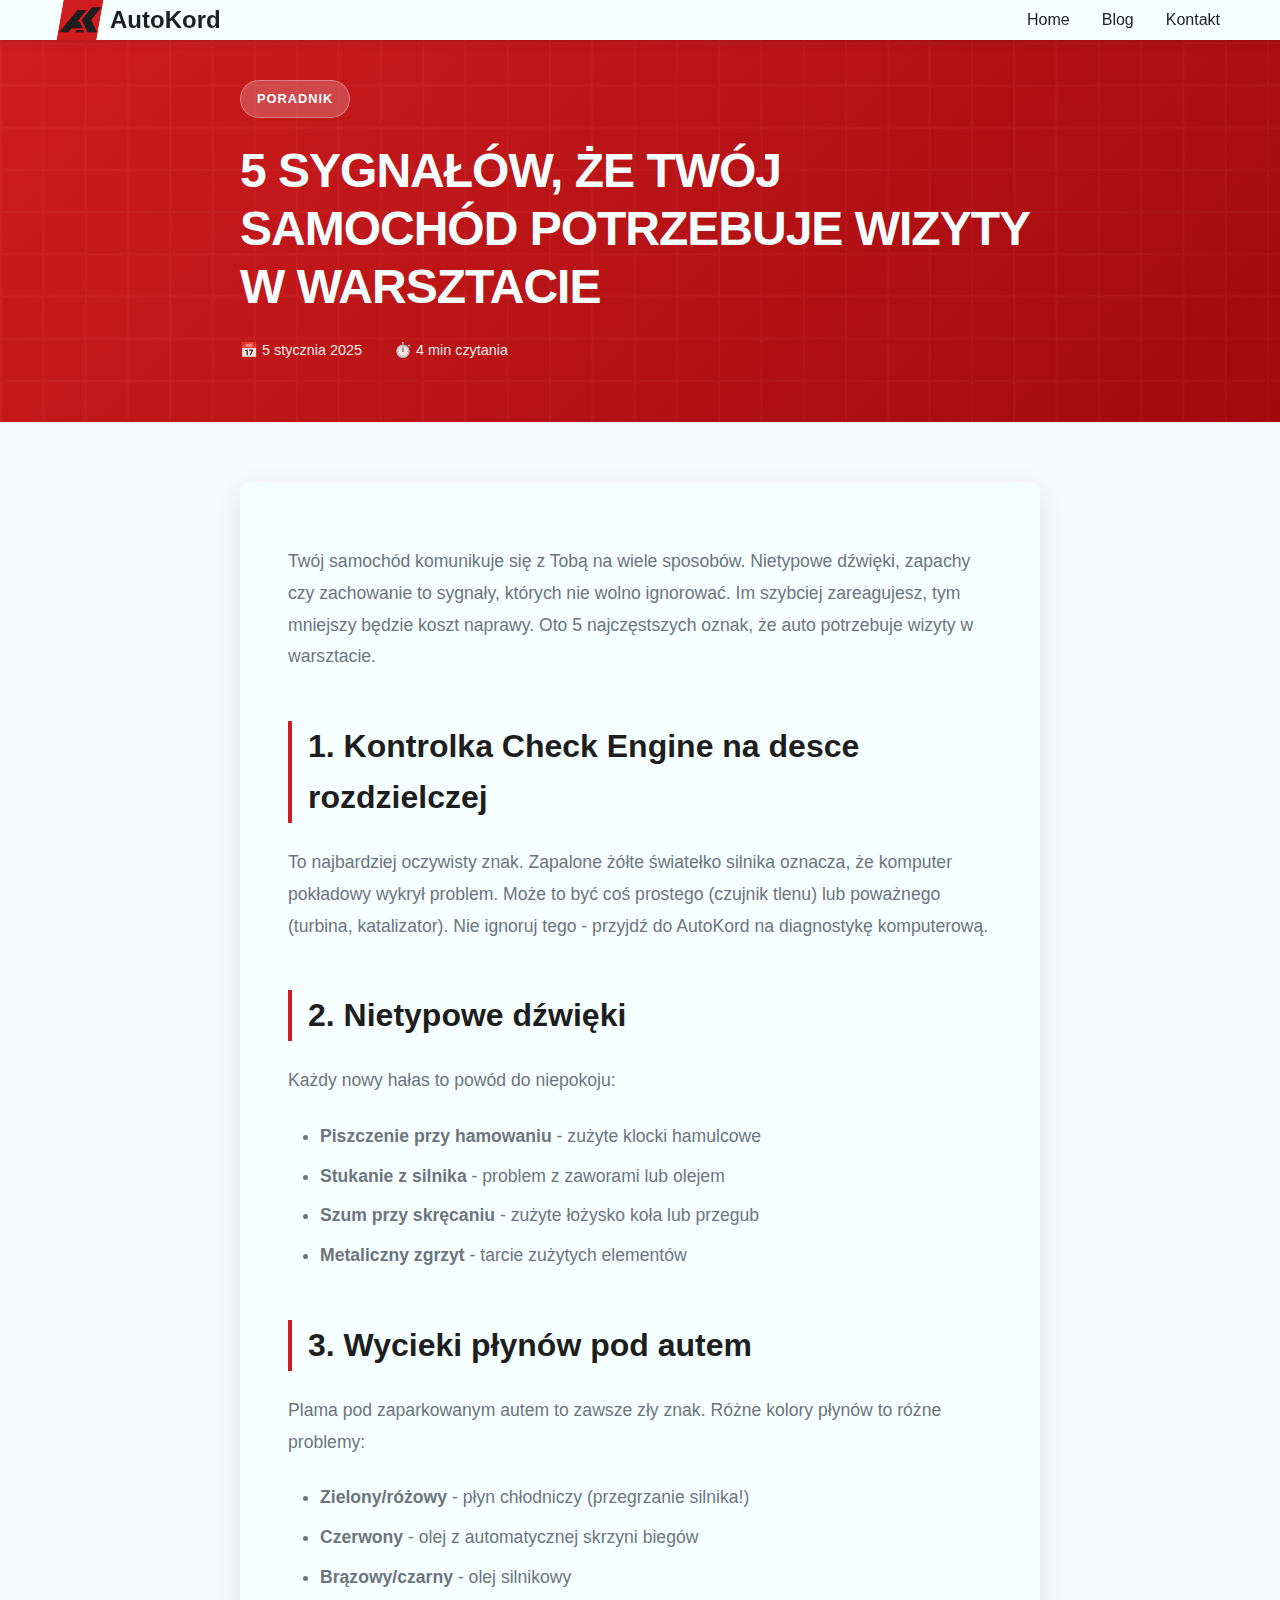
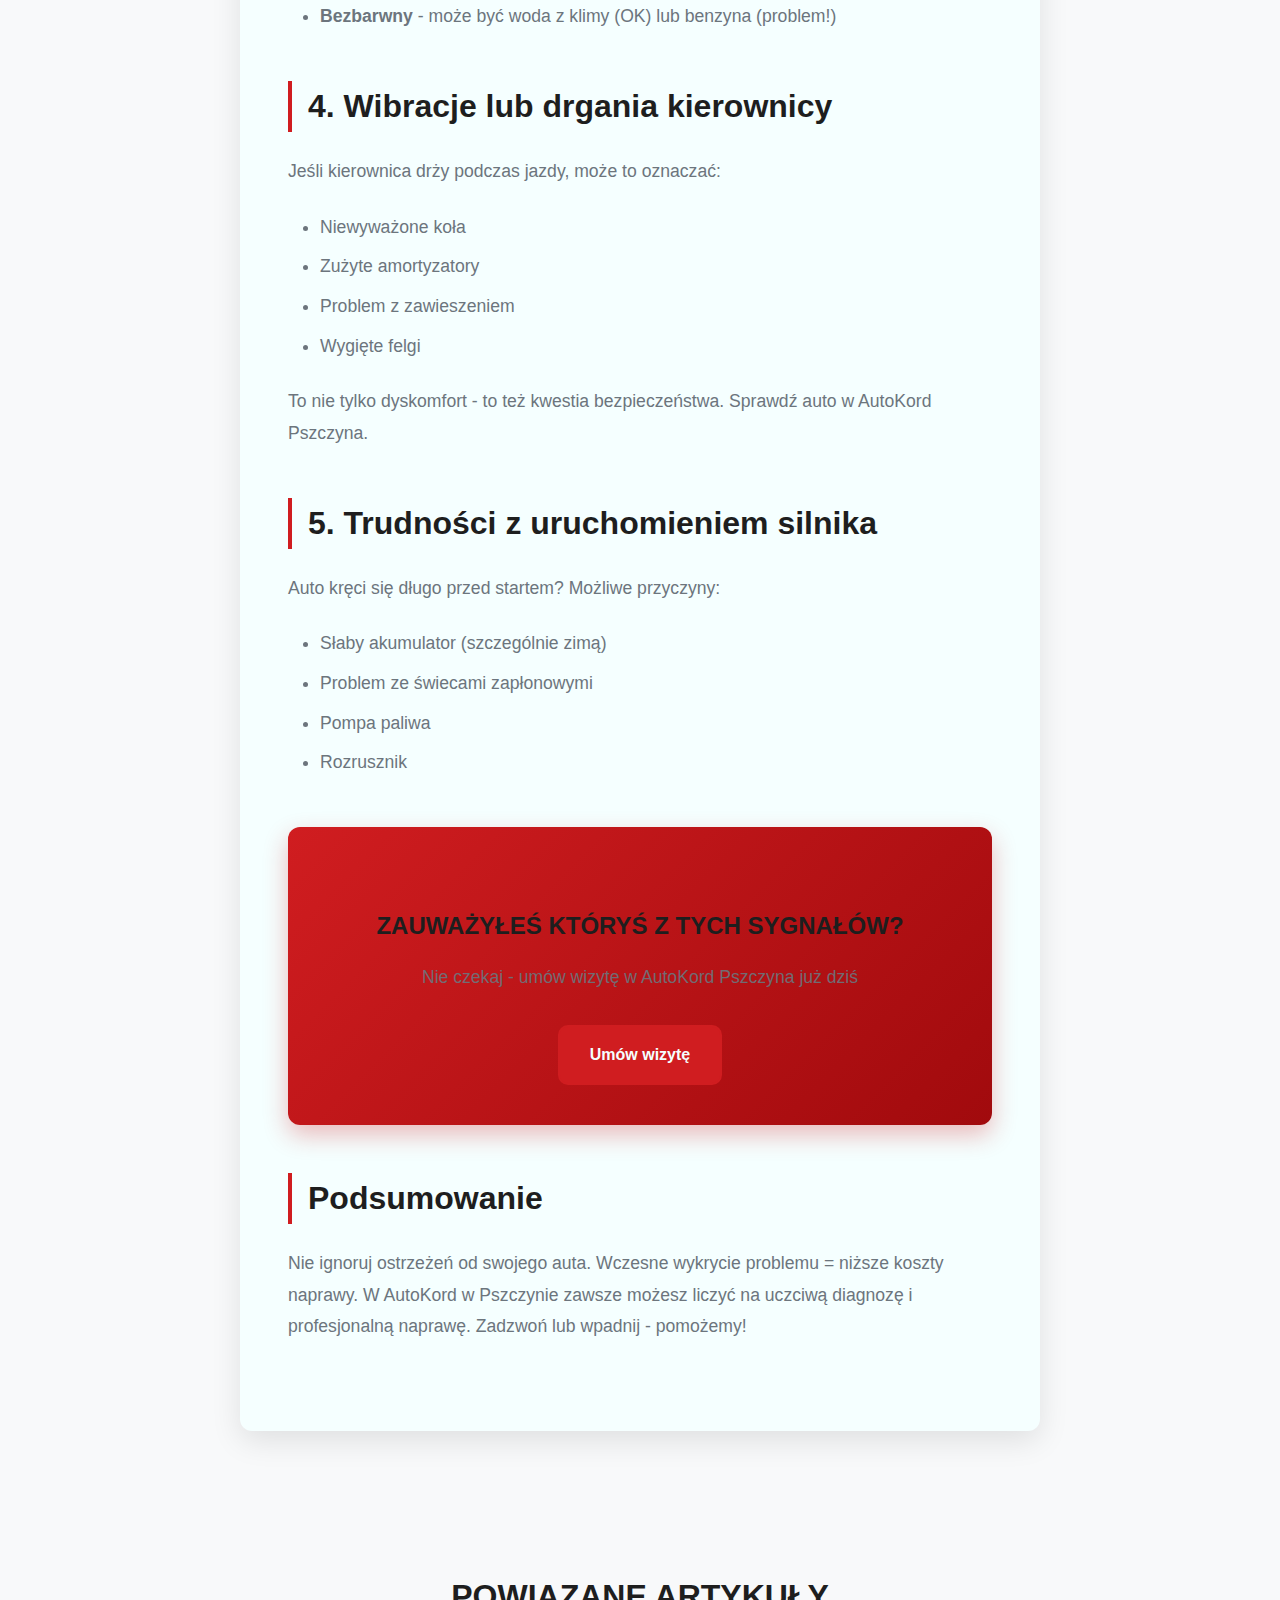
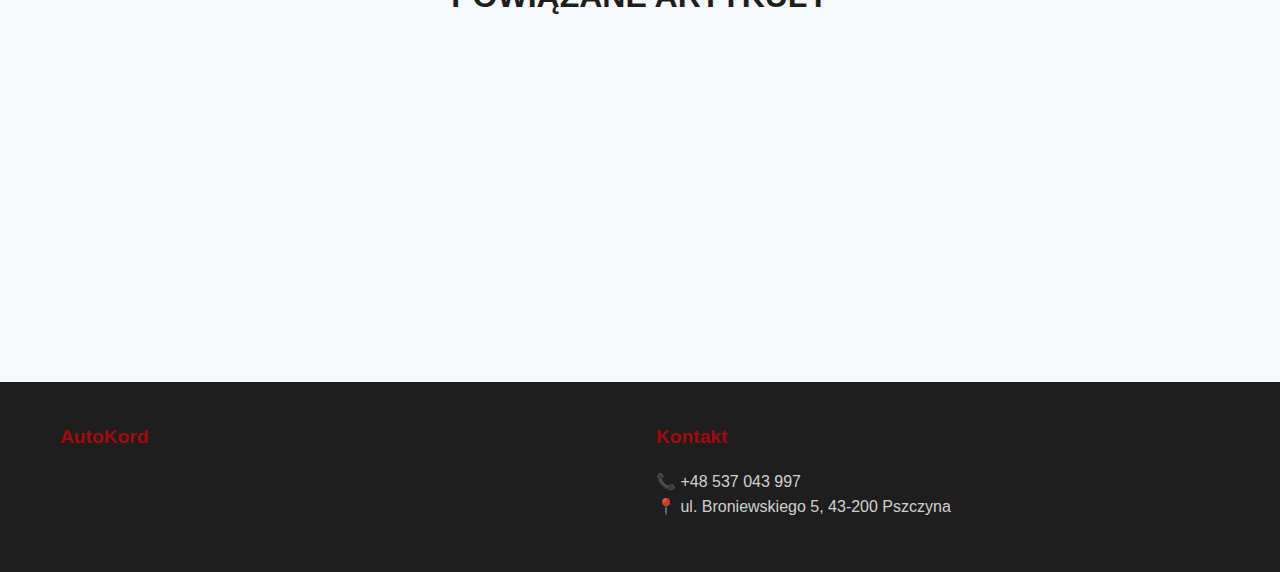
<file: blog-posts/sygnaly-usterek-samochodu.html>
<!DOCTYPE html>
<html lang="pl">
<head>
    <meta charset="UTF-8">
    <title>5 sygnałów że Twój samochód potrzebuje warsztatu | AutoKord Pszczyna</title>
    <meta name="description" content="Poznaj 5 najczęstszych sygnałów że auto wymaga wizyty w warsztacie. Nie ignoruj ostrzeżeń - szybka reakcja oszczędza pieniądze.">
    <link href="https://fonts.googleapis.com/css2?family=Outfit:wght@400;600;700;800&family=Source+Sans+3:wght@400;600&display=swap" rel="stylesheet">
    <link rel="stylesheet" href="../style.css">
    <link rel="stylesheet" href="../blog-style.css">
</head>
<body>
    <header><nav class="container"><a href="../index.html" class="logo"><img src="../img/autokord-black.svg" class="logo-icon"><span class="logo-text">AutoKord</span></a><ul class="nav-links"><li><a href="../index.html#home" class="nav-link">Home</a></li><li><a href="../blog.html" class="nav-link">Blog</a></li><li><a href="../index.html#contact" class="nav-link">Kontakt</a></li></ul><div class="mobile-menu" onclick="toggleMobileMenu()"><span></span><span></span><span></span></div></nav></header>
    <section class="article-header"><div class="container"><div class="article-header-content"><div class="article-category poradnik">Poradnik</div><h1 class="article-title">5 sygnałów, że Twój samochód potrzebuje wizyty w warsztacie</h1><div class="article-meta"><span>📅 5 stycznia 2025</span><span>⏱️ 4 min czytania</span></div></div></div></section>
    <section class="article-content"><div class="container"><div class="article-body">
        <p>Twój samochód komunikuje się z Tobą na wiele sposobów. Nietypowe dźwięki, zapachy czy zachowanie to sygnały, których nie wolno ignorować. Im szybciej zareagujesz, tym mniejszy będzie koszt naprawy. Oto 5 najczęstszych oznak, że auto potrzebuje wizyty w warsztacie.</p>
        
        <h2>1. Kontrolka Check Engine na desce rozdzielczej</h2>
        <p>To najbardziej oczywisty znak. Zapalone żółte światełko silnika oznacza, że komputer pokładowy wykrył problem. Może to być coś prostego (czujnik tlenu) lub poważnego (turbina, katalizator). Nie ignoruj tego - przyjdź do AutoKord na diagnostykę komputerową.</p>
        
        <h2>2. Nietypowe dźwięki</h2>
        <p>Każdy nowy hałas to powód do niepokoju:</p>
        <ul>
            <li><strong>Piszczenie przy hamowaniu</strong> - zużyte klocki hamulcowe</li>
            <li><strong>Stukanie z silnika</strong> - problem z zaworami lub olejem</li>
            <li><strong>Szum przy skręcaniu</strong> - zużyte łożysko koła lub przegub</li>
            <li><strong>Metaliczny zgrzyt</strong> - tarcie zużytych elementów</li>
        </ul>
        
        <h2>3. Wycieki płynów pod autem</h2>
        <p>Plama pod zaparkowanym autem to zawsze zły znak. Różne kolory płynów to różne problemy:</p>
        <ul>
            <li><strong>Zielony/różowy</strong> - płyn chłodniczy (przegrzanie silnika!)</li>
            <li><strong>Czerwony</strong> - olej z automatycznej skrzyni biegów</li>
            <li><strong>Brązowy/czarny</strong> - olej silnikowy</li>
            <li><strong>Bezbarwny</strong> - może być woda z klimy (OK) lub benzyna (problem!)</li>
        </ul>
        
        <h2>4. Wibracje lub drgania kierownicy</h2>
        <p>Jeśli kierownica drży podczas jazdy, może to oznaczać:</p>
        <ul><li>Niewyważone koła</li><li>Zużyte amortyzatory</li><li>Problem z zawieszeniem</li><li>Wygięte felgi</li></ul>
        <p>To nie tylko dyskomfort - to też kwestia bezpieczeństwa. Sprawdź auto w AutoKord Pszczyna.</p>
        
        <h2>5. Trudności z uruchomieniem silnika</h2>
        <p>Auto kręci się długo przed startem? Możliwe przyczyny:</p>
        <ul><li>Słaby akumulator (szczególnie zimą)</li><li>Problem ze świecami zapłonowymi</li><li>Pompa paliwa</li><li>Rozrusznik</li></ul>
        
        <div class="article-cta"><h3>Zauważyłeś któryś z tych sygnałów?</h3><p>Nie czekaj - umów wizytę w AutoKord Pszczyna już dziś</p><a href="../index.html#contact" class="cta-button primary">Umów wizytę</a></div>
        
        <h2>Podsumowanie</h2>
        <p>Nie ignoruj ostrzeżeń od swojego auta. Wczesne wykrycie problemu = niższe koszty naprawy. W AutoKord w Pszczynie zawsze możesz liczyć na uczciwą diagnozę i profesjonalną naprawę. Zadzwoń lub wpadnij - pomożemy!</p>
    </div></div></section>

    <!-- Related Posts -->
    <section class="related-posts">
        <div class="container">
            <h2 class="section-title">Powiązane artykuły</h2>
            <div class="related-posts-grid">
                <a href="diagnostyka-komputerowa-pszczyna.html" class="blog-preview-card">
                    <div class="blog-preview-category">Usługi</div>
                    <h3>Diagnostyka komputerowa samochodu</h3>
                    <p>Czym jest diagnostyka komputerowa? Jak sprawdzić stan elektroniki w aucie...</p>
                    <span class="read-more">Czytaj więcej →</span>
                </a>
                <a href="przygotowanie-auta-zima-pszczyna.html" class="blog-preview-card">
                    <div class="blog-preview-category">Poradnik</div>
                    <h3>Przygotowanie auta do zimy</h3>
                    <p>Jak przygotować samochód na zimę? Sprawdź nasz kompletny przewodnik...</p>
                    <span class="read-more">Czytaj więcej →</span>
                </a>
            </div>
        </div>
    </section>

    <footer><div class="container"><div class="footer-content"><div class="footer-section"><h3>AutoKord</h3></div><div class="footer-section"><h3>Kontakt</h3><p>📞 <a href="tel:+48537043997">+48 537 043 997</a></p><p>📍 ul. Broniewskiego 5, 43-200 Pszczyna</p></div></div></div></footer>
    <script>function toggleMobileMenu(){document.querySelector('.nav-links').classList.toggle('active');}</script>
</body>
</html>
</file>
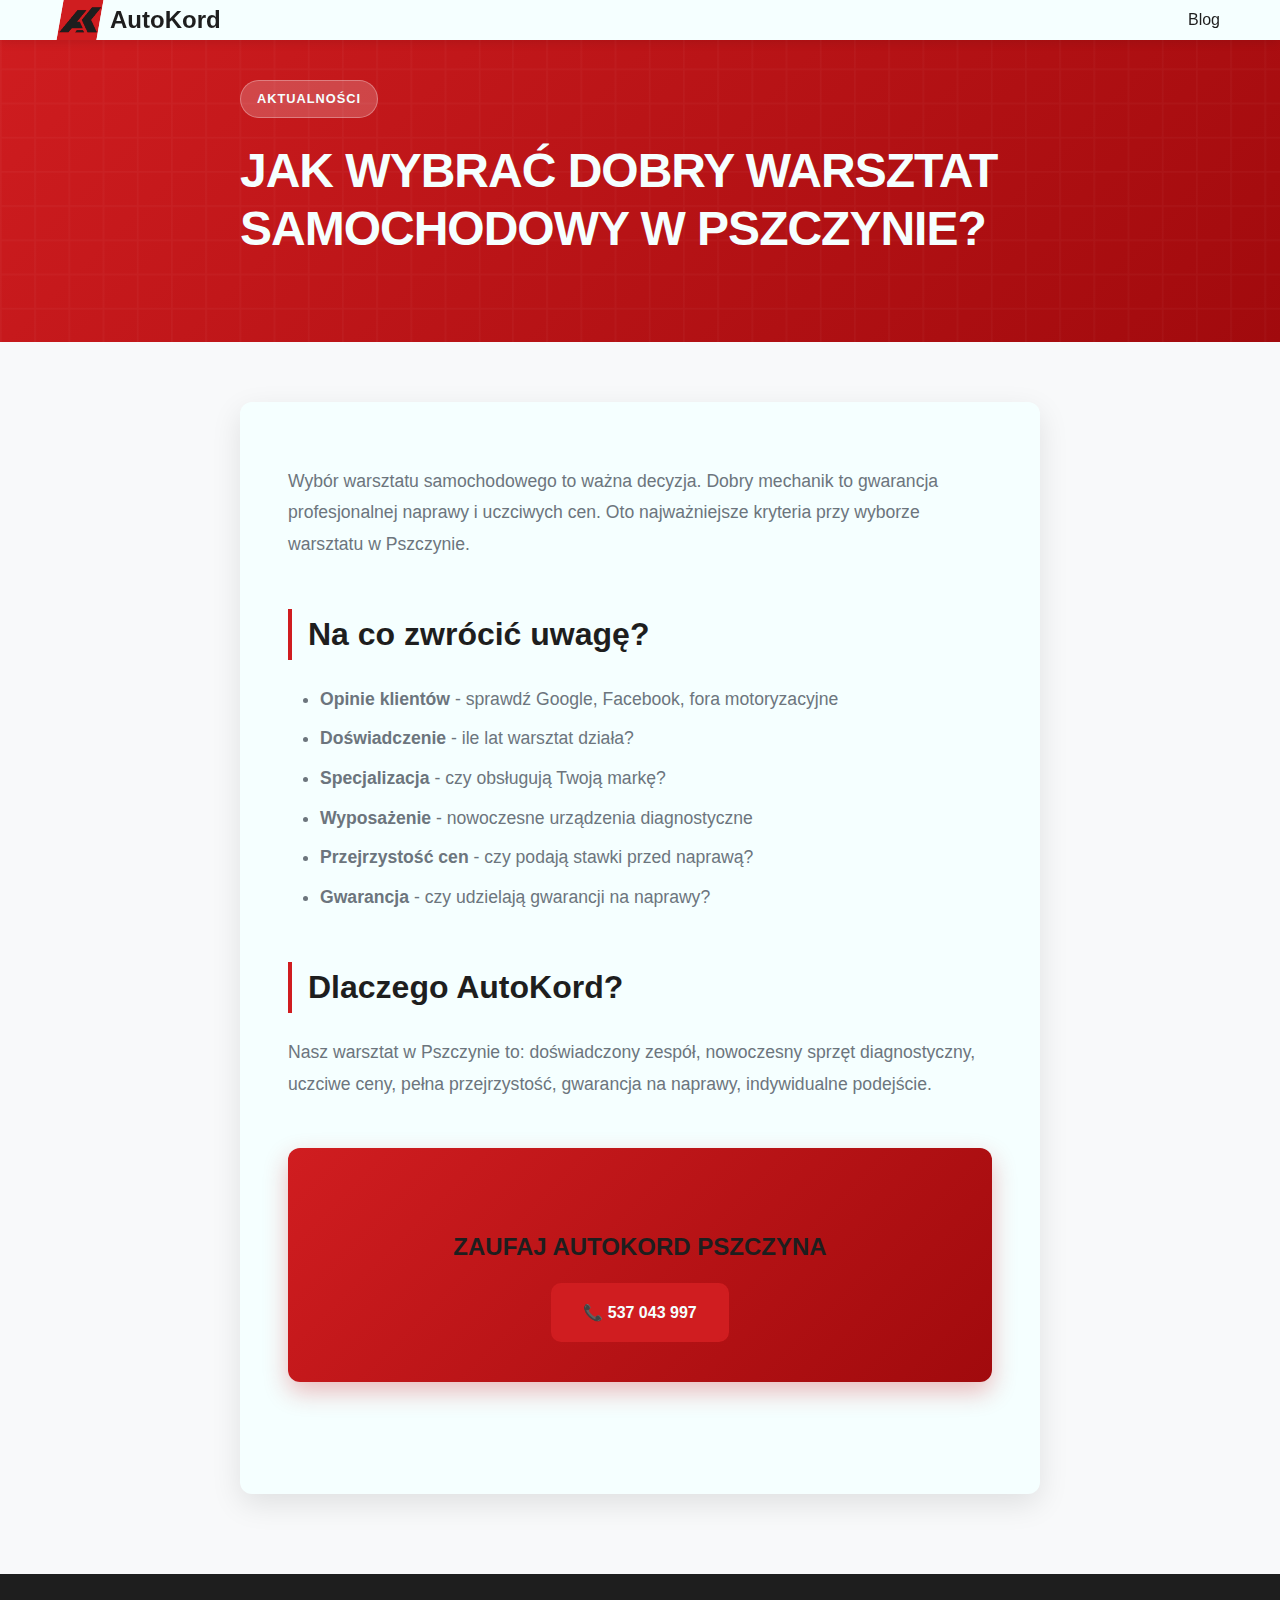
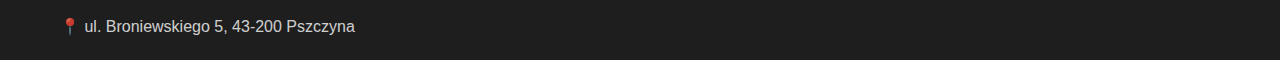
<file: blog-posts/wybor-warsztatu-pszczyna.html>
<!DOCTYPE html>
<html lang="pl">
<head><meta charset="UTF-8"><title>Jak wybrać dobry warsztat samochodowy w Pszczynie? | AutoKord</title><meta name="description" content="Poradnik: jak wybrać zaufany warsztat samochodowy w Pszczynie. Najważniejsze kryteria wyboru mechanika i warsztatu."><link href="https://fonts.googleapis.com/css2?family=Outfit:wght@400;600;700;800&family=Source+Sans+3:wght@400;600&display=swap" rel="stylesheet"><link rel="stylesheet" href="../style.css"><link rel="stylesheet" href="../blog-style.css"></head>
<body><header><nav class="container"><a href="../index.html" class="logo"><img src="../img/autokord-black.svg" class="logo-icon"><span class="logo-text">AutoKord</span></a><ul class="nav-links"><li><a href="../blog.html" class="nav-link">Blog</a></li></ul></nav></header>
<section class="article-header"><div class="container"><div class="article-header-content"><div class="article-category aktualnosci">Aktualności</div><h1 class="article-title">Jak wybrać dobry warsztat samochodowy w Pszczynie?</h1></div></div></section>
<section class="article-content"><div class="container"><div class="article-body"><p>Wybór warsztatu samochodowego to ważna decyzja. Dobry mechanik to gwarancja profesjonalnej naprawy i uczciwych cen. Oto najważniejsze kryteria przy wyborze warsztatu w Pszczynie.</p><h2>Na co zwrócić uwagę?</h2><ul><li><strong>Opinie klientów</strong> - sprawdź Google, Facebook, fora motoryzacyjne</li><li><strong>Doświadczenie</strong> - ile lat warsztat działa?</li><li><strong>Specjalizacja</strong> - czy obsługują Twoją markę?</li><li><strong>Wyposażenie</strong> - nowoczesne urządzenia diagnostyczne</li><li><strong>Przejrzystość cen</strong> - czy podają stawki przed naprawą?</li><li><strong>Gwarancja</strong> - czy udzielają gwarancji na naprawy?</li></ul><h2>Dlaczego AutoKord?</h2><p>Nasz warsztat w Pszczynie to: doświadczony zespół, nowoczesny sprzęt diagnostyczny, uczciwe ceny, pełna przejrzystość, gwarancja na naprawy, indywidualne podejście.</p><div class="article-cta"><h3>Zaufaj AutoKord Pszczyna</h3><a href="tel:+48537043997" class="cta-button primary">📞 537 043 997</a></div></div></div></section>
<footer><div class="container"><div class="footer-section"><p>📍 ul. Broniewskiego 5, 43-200 Pszczyna</p></div></div></footer></body></html>
</file>
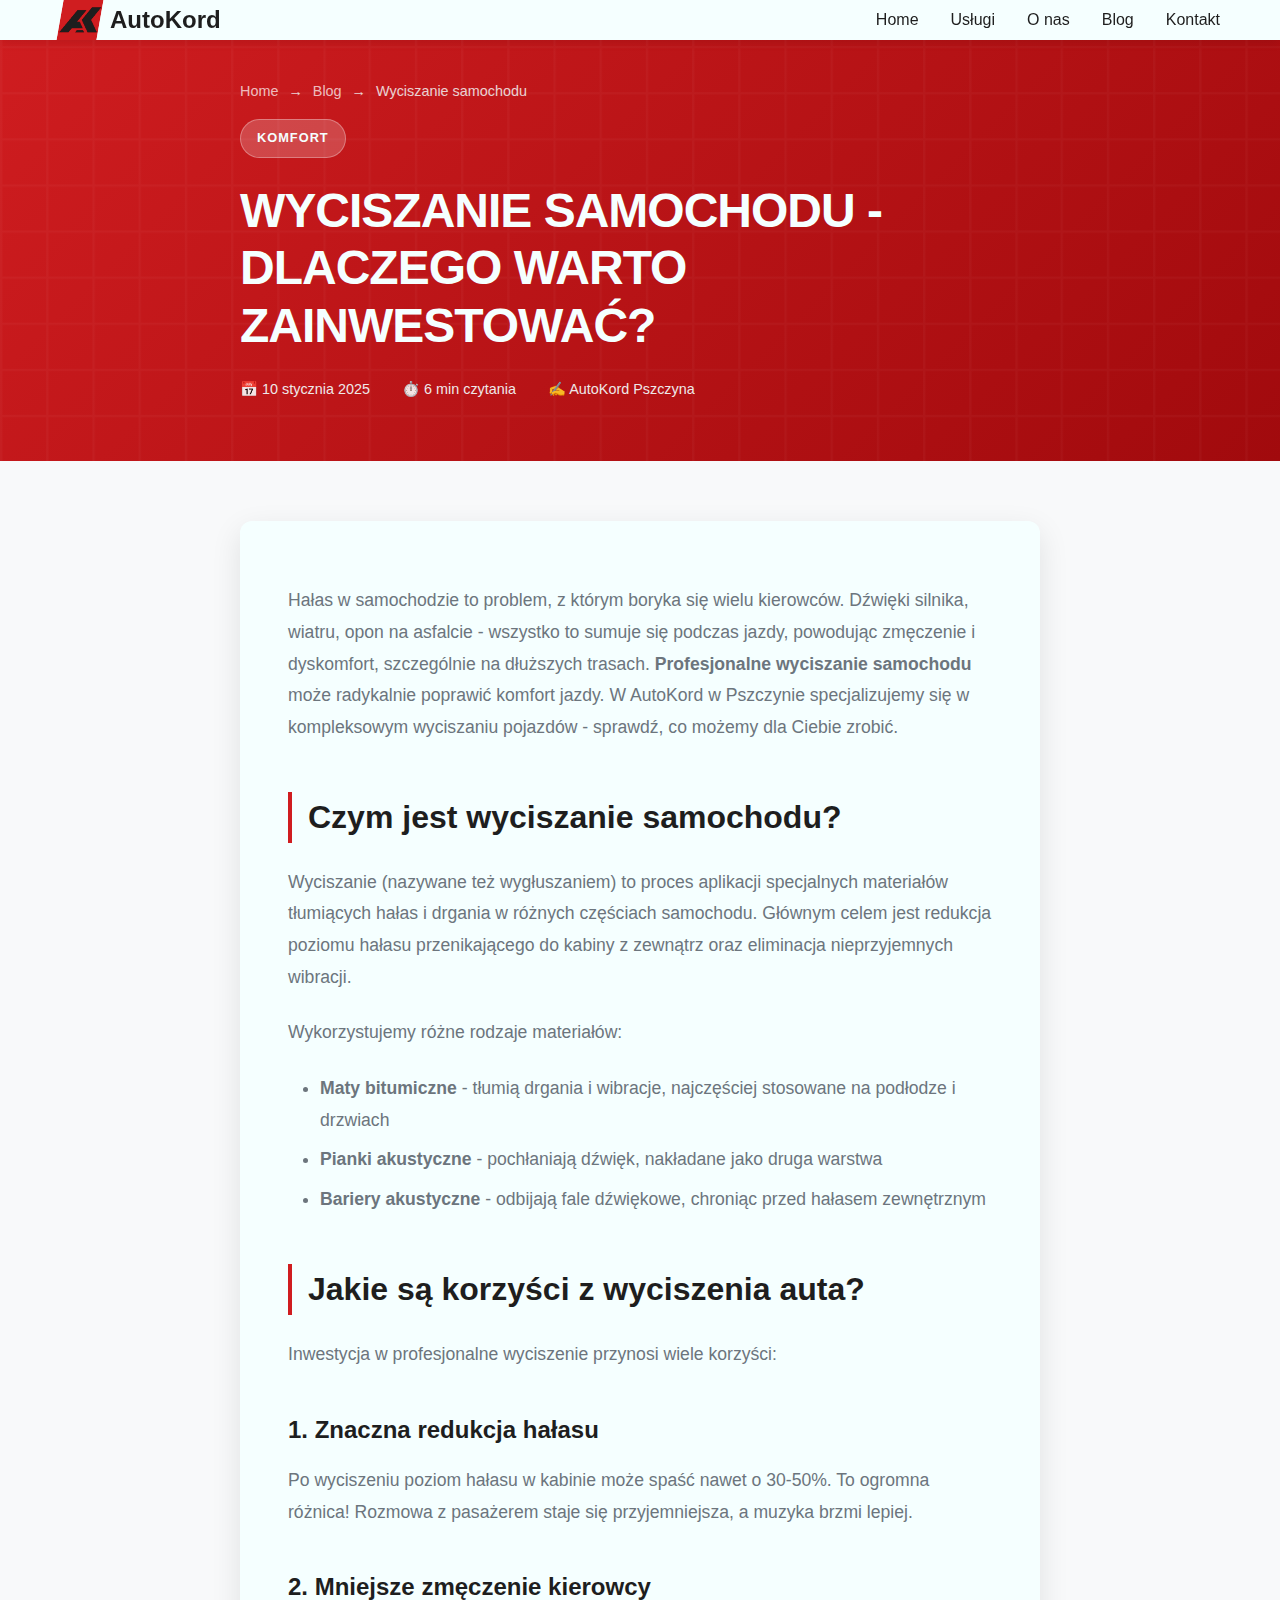
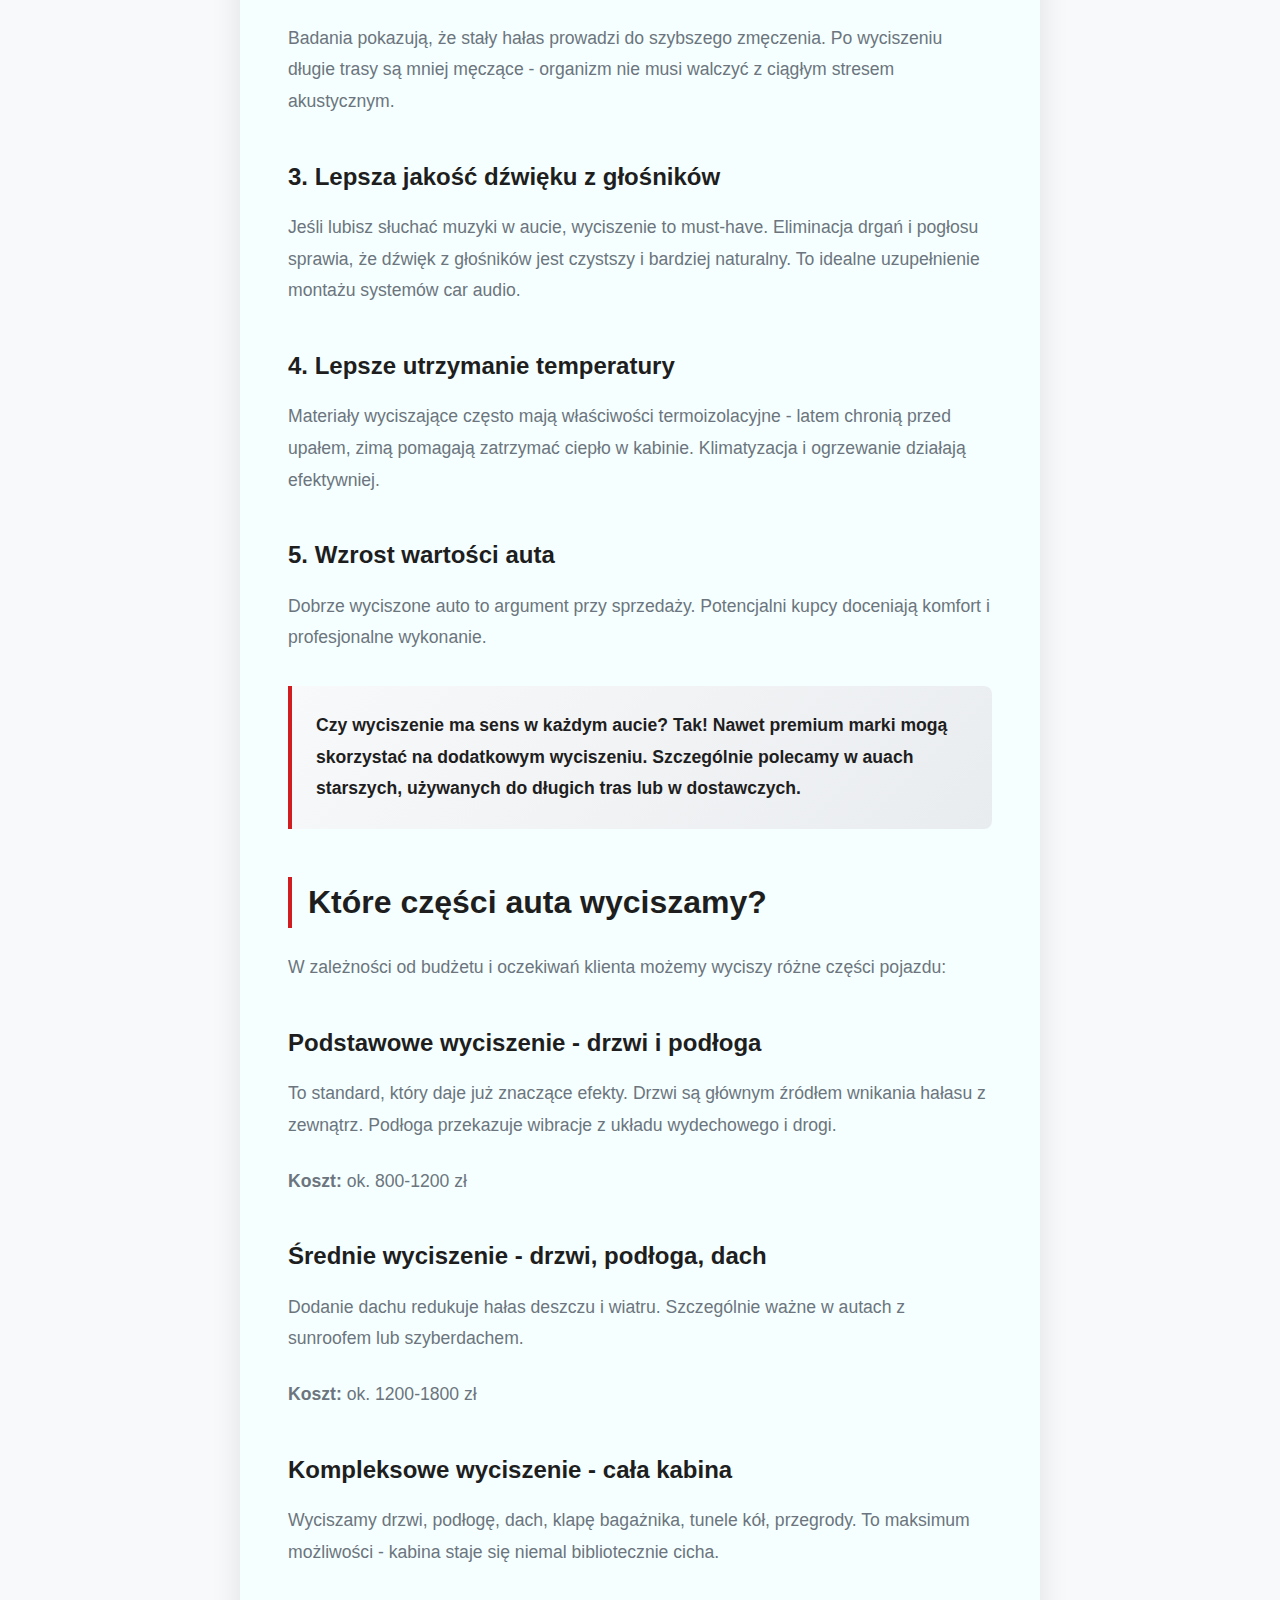
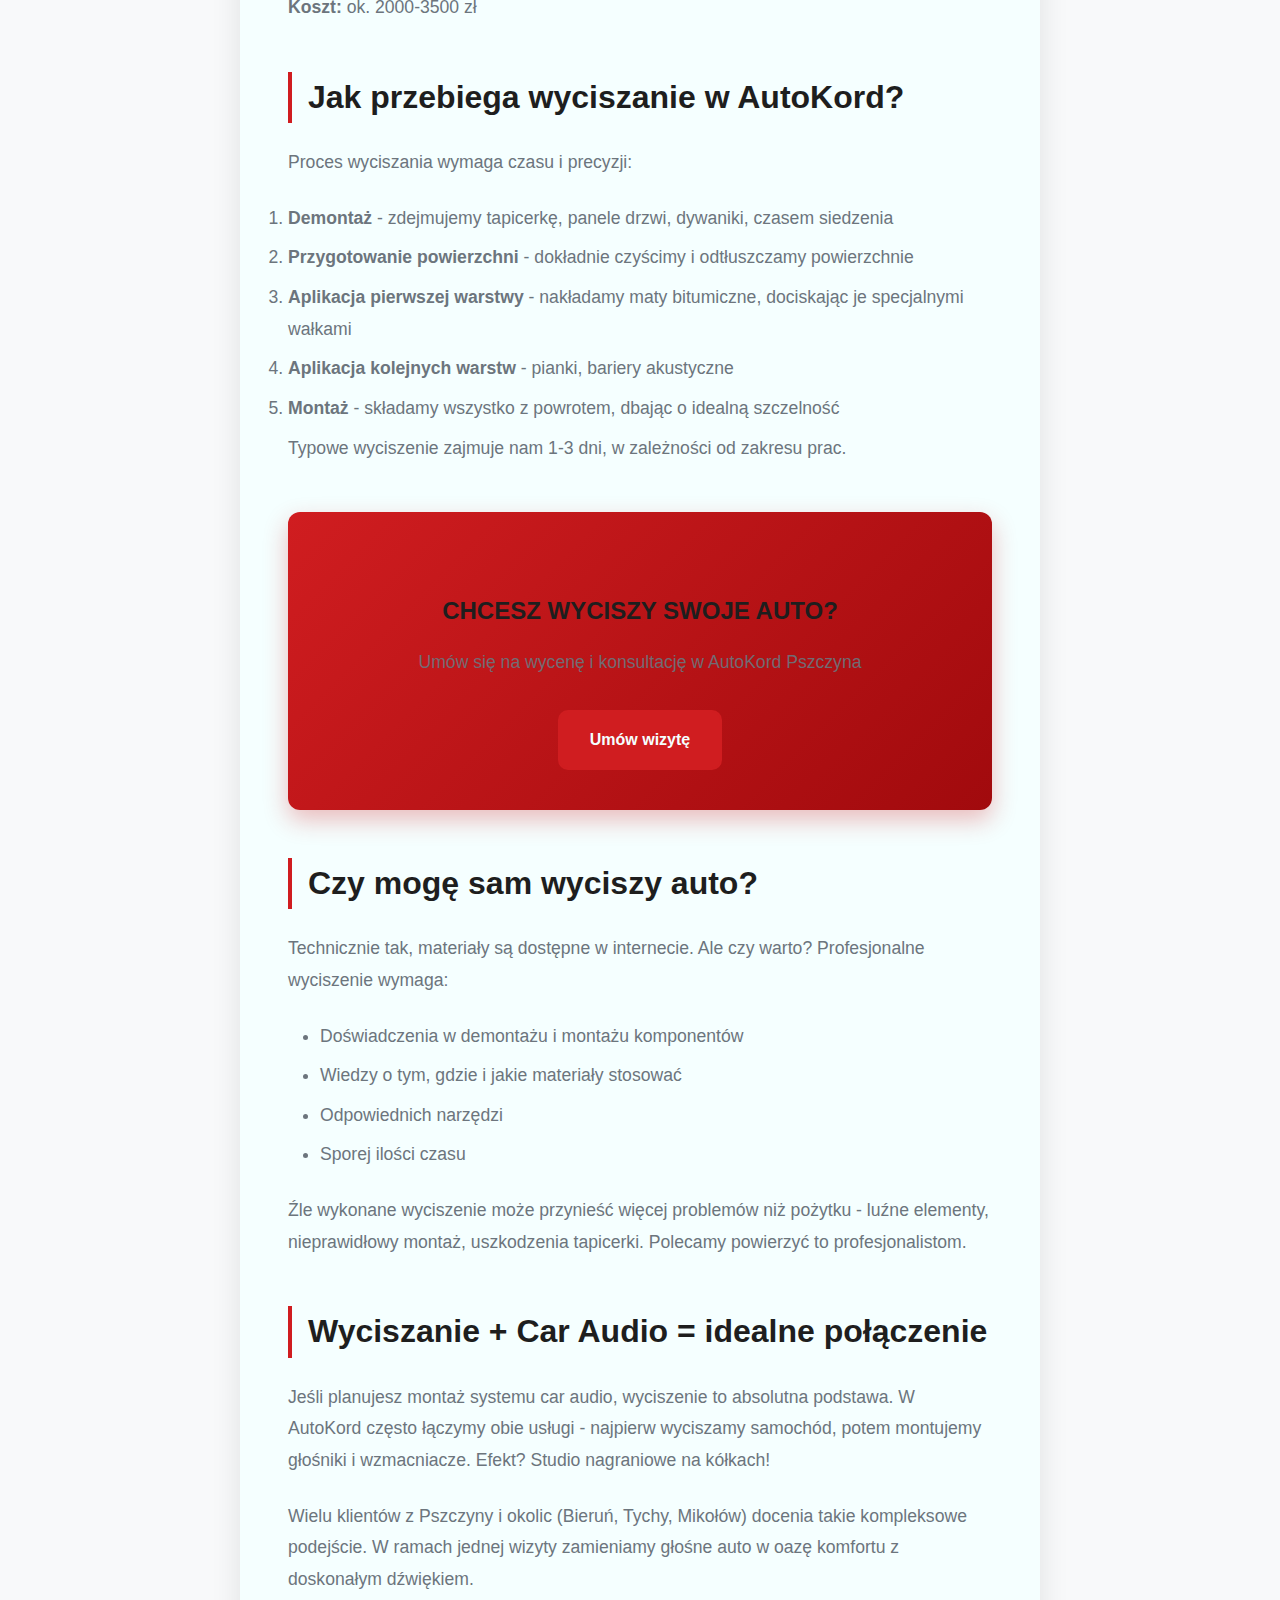
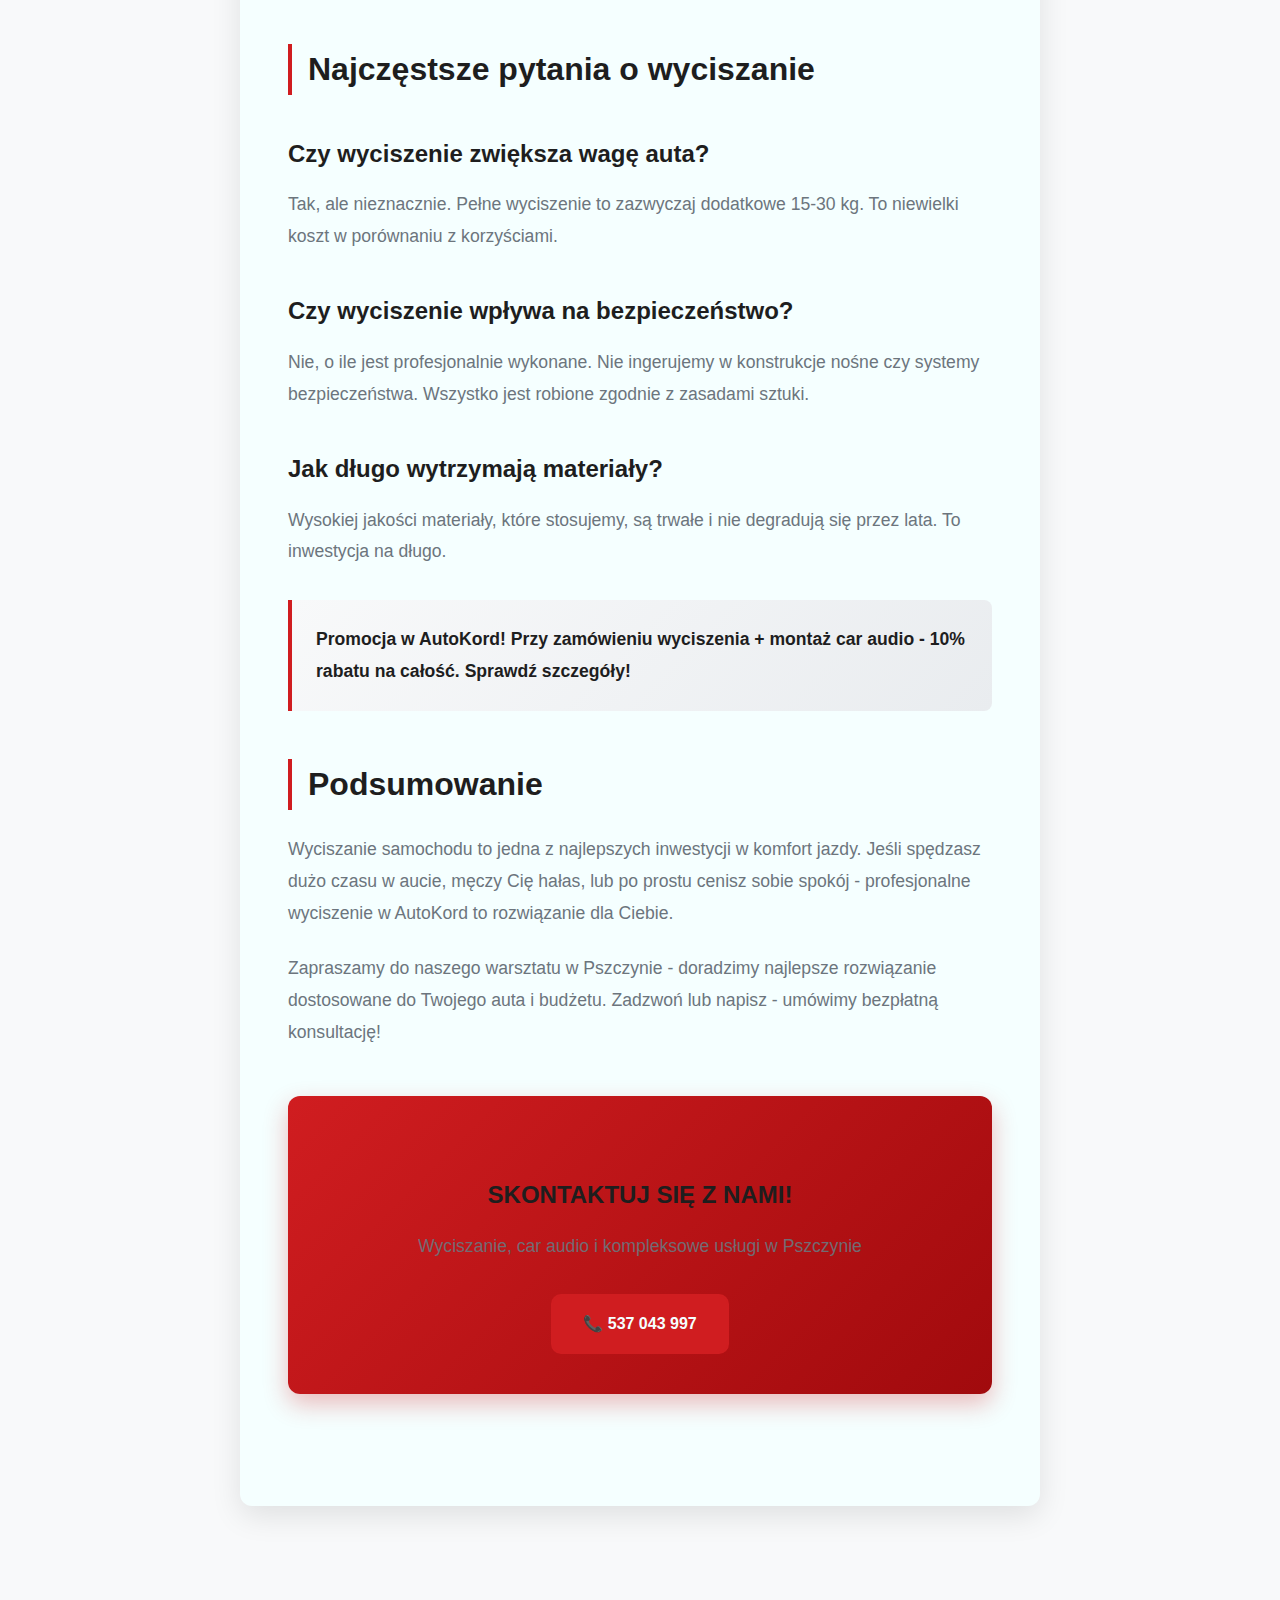
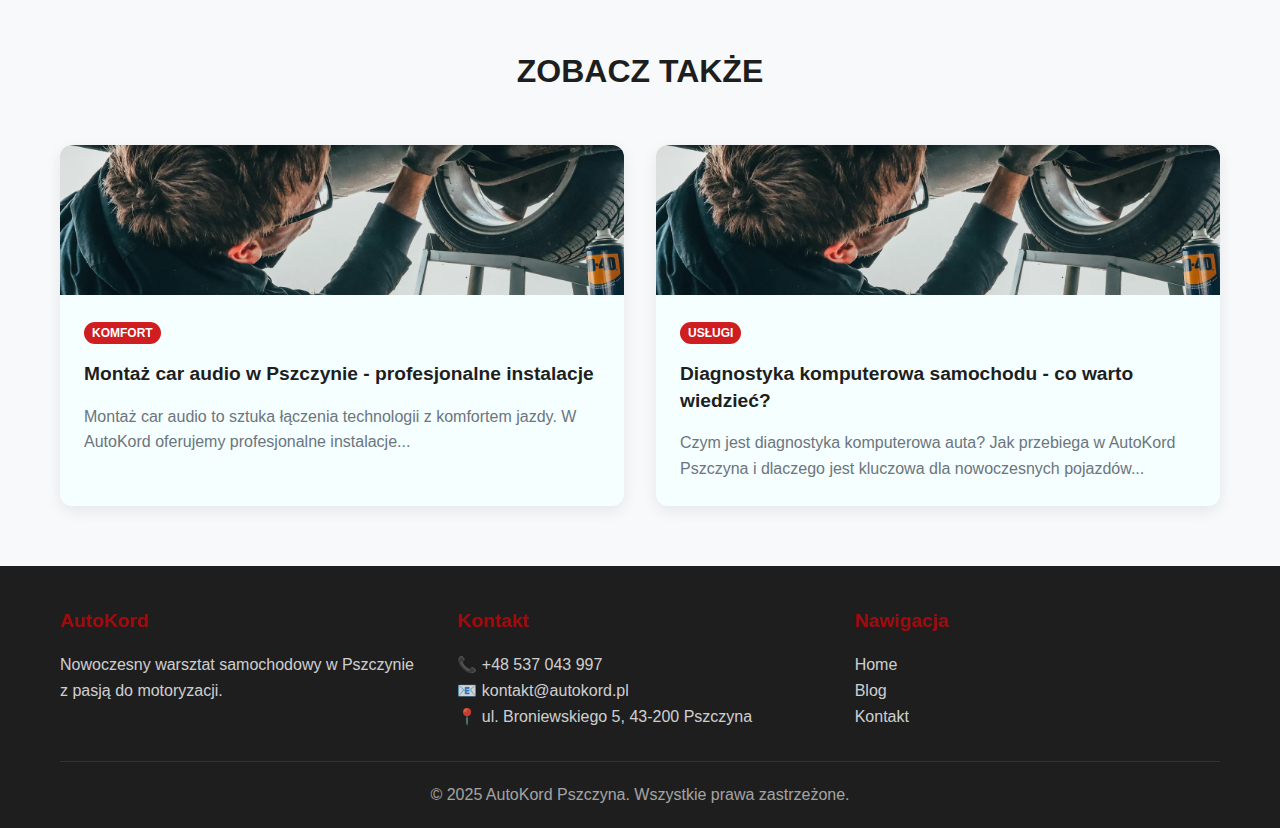
<file: blog-posts/wyciszanie-auta-pszczyna.html>
<!DOCTYPE html>
<html lang="pl">
<head>
    <meta charset="UTF-8">
    <meta name="viewport" content="width=device-width, initial-scale=1.0">
    <title>Wyciszanie samochodu Pszczyna - dlaczego warto? | AutoKord</title>
    <meta name="description" content="Profesjonalne wyciszanie samochodów w Pszczynie. Dowiedz się, jak wyciszenie poprawia komfort jazdy i czym zajmujemy się w AutoKord.">
    <meta name="keywords" content="wyciszanie auta Pszczyna, wygłuszanie samochodu Pszczyna, redukcja hałasu auto">
    
    <link rel="preconnect" href="https://fonts.googleapis.com">
    <link rel="preconnect" href="https://fonts.gstatic.com" crossorigin>
    <link href="https://fonts.googleapis.com/css2?family=Outfit:wght@400;600;700;800&family=Source+Sans+3:wght@400;600&display=swap" rel="stylesheet">
    <link rel="stylesheet" href="../style.css">
    <link rel="stylesheet" href="../blog-style.css">
</head>
<body>
    <header>
        <nav class="container">
            <a href="../index.html" class="logo">
                <img src="../img/autokord-black.svg" class="logo-icon">
                <span class="logo-text">AutoKord</span>
            </a>
            <ul class="nav-links">
                <li><a href="../index.html#home" class="nav-link">Home</a></li>
                <li><a href="../index.html#services" class="nav-link">Usługi</a></li>
                <li><a href="../index.html#about" class="nav-link">O nas</a></li>
                <li><a href="../blog.html" class="nav-link">Blog</a></li>
                <li><a href="../index.html#contact" class="nav-link">Kontakt</a></li>
            </ul>
            <div class="mobile-menu" onclick="toggleMobileMenu()">
                <span></span>
                <span></span>
                <span></span>
            </div>
        </nav>
    </header>

    <section class="article-header">
        <div class="container">
            <div class="article-header-content">
                <div class="breadcrumb">
                    <a href="../index.html">Home</a>
                    <span>→</span>
                    <a href="../blog.html">Blog</a>
                    <span>→</span>
                    <span style="color: var(--white);">Wyciszanie samochodu</span>
                </div>
                <div class="article-category komfort">Komfort</div>
                <h1 class="article-title">Wyciszanie samochodu - dlaczego warto zainwestować?</h1>
                <div class="article-meta">
                    <span>📅 10 stycznia 2025</span>
                    <span>⏱️ 6 min czytania</span>
                    <span>✍️ AutoKord Pszczyna</span>
                </div>
            </div>
        </div>
    </section>

    <section class="article-content">
        <div class="container">
            <div class="article-body">
                
                <p>Hałas w samochodzie to problem, z którym boryka się wielu kierowców. Dźwięki silnika, wiatru, opon na asfalcie - wszystko to sumuje się podczas jazdy, powodując zmęczenie i dyskomfort, szczególnie na dłuższych trasach. <strong>Profesjonalne wyciszanie samochodu</strong> może radykalnie poprawić komfort jazdy. W AutoKord w Pszczynie specjalizujemy się w kompleksowym wyciszaniu pojazdów - sprawdź, co możemy dla Ciebie zrobić.</p>

                <h2>Czym jest wyciszanie samochodu?</h2>
                
                <p>Wyciszanie (nazywane też wygłuszaniem) to proces aplikacji specjalnych materiałów tłumiących hałas i drgania w różnych częściach samochodu. Głównym celem jest redukcja poziomu hałasu przenikającego do kabiny z zewnątrz oraz eliminacja nieprzyjemnych wibracji.</p>

                <p>Wykorzystujemy różne rodzaje materiałów:</p>
                <ul>
                    <li><strong>Maty bitumiczne</strong> - tłumią drgania i wibracje, najczęściej stosowane na podłodze i drzwiach</li>
                    <li><strong>Pianki akustyczne</strong> - pochłaniają dźwięk, nakładane jako druga warstwa</li>
                    <li><strong>Bariery akustyczne</strong> - odbijają fale dźwiękowe, chroniąc przed hałasem zewnętrznym</li>
                </ul>

                <h2>Jakie są korzyści z wyciszenia auta?</h2>

                <p>Inwestycja w profesjonalne wyciszenie przynosi wiele korzyści:</p>

                <h3>1. Znaczna redukcja hałasu</h3>
                <p>Po wyciszeniu poziom hałasu w kabinie może spaść nawet o 30-50%. To ogromna różnica! Rozmowa z pasażerem staje się przyjemniejsza, a muzyka brzmi lepiej.</p>

                <h3>2. Mniejsze zmęczenie kierowcy</h3>
                <p>Badania pokazują, że stały hałas prowadzi do szybszego zmęczenia. Po wyciszeniu długie trasy są mniej męczące - organizm nie musi walczyć z ciągłym stresem akustycznym.</p>

                <h3>3. Lepsza jakość dźwięku z głośników</h3>
                <p>Jeśli lubisz słuchać muzyki w aucie, wyciszenie to must-have. Eliminacja drgań i pogłosu sprawia, że dźwięk z głośników jest czystszy i bardziej naturalny. To idealne uzupełnienie montażu systemów car audio.</p>

                <h3>4. Lepsze utrzymanie temperatury</h3>
                <p>Materiały wyciszające często mają właściwości termoizolacyjne - latem chronią przed upałem, zimą pomagają zatrzymać ciepło w kabinie. Klimatyzacja i ogrzewanie działają efektywniej.</p>

                <h3>5. Wzrost wartości auta</h3>
                <p>Dobrze wyciszone auto to argument przy sprzedaży. Potencjalni kupcy doceniają komfort i profesjonalne wykonanie.</p>

                <div class="highlight-box">
                    <p><strong>Czy wyciszenie ma sens w każdym aucie?</strong> Tak! Nawet premium marki mogą skorzystać na dodatkowym wyciszeniu. Szczególnie polecamy w auach starszych, używanych do długich tras lub w dostawczych.</p>
                </div>

                <h2>Które części auta wyciszamy?</h2>

                <p>W zależności od budżetu i oczekiwań klienta możemy wyciszy różne części pojazdu:</p>

                <h3>Podstawowe wyciszenie - drzwi i podłoga</h3>
                <p>To standard, który daje już znaczące efekty. Drzwi są głównym źródłem wnikania hałasu z zewnątrz. Podłoga przekazuje wibracje z układu wydechowego i drogi.</p>
                <p><strong>Koszt:</strong> ok. 800-1200 zł</p>

                <h3>Średnie wyciszenie - drzwi, podłoga, dach</h3>
                <p>Dodanie dachu redukuje hałas deszczu i wiatru. Szczególnie ważne w autach z sunroofem lub szyberdachem.</p>
                <p><strong>Koszt:</strong> ok. 1200-1800 zł</p>

                <h3>Kompleksowe wyciszenie - cała kabina</h3>
                <p>Wyciszamy drzwi, podłogę, dach, klapę bagażnika, tunele kół, przegrody. To maksimum możliwości - kabina staje się niemal bibliotecznie cicha.</p>
                <p><strong>Koszt:</strong> ok. 2000-3500 zł</p>

                <h2>Jak przebiega wyciszanie w AutoKord?</h2>

                <p>Proces wyciszania wymaga czasu i precyzji:</p>

                <ol>
                    <li><strong>Demontaż</strong> - zdejmujemy tapicerkę, panele drzwi, dywaniki, czasem siedzenia</li>
                    <li><strong>Przygotowanie powierzchni</strong> - dokładnie czyścimy i odtłuszczamy powierzchnie</li>
                    <li><strong>Aplikacja pierwszej warstwy</strong> - nakładamy maty bitumiczne, dociskając je specjalnymi wałkami</li>
                    <li><strong>Aplikacja kolejnych warstw</strong> - pianki, bariery akustyczne</li>
                    <li><strong>Montaż</strong> - składamy wszystko z powrotem, dbając o idealną szczelność</li>
                </ol>

                <p>Typowe wyciszenie zajmuje nam 1-3 dni, w zależności od zakresu prac.</p>

                <div class="article-cta">
                    <h3>Chcesz wyciszy swoje auto?</h3>
                    <p>Umów się na wycenę i konsultację w AutoKord Pszczyna</p>
                    <a href="../index.html#contact" class="cta-button primary">Umów wizytę</a>
                </div>

                <h2>Czy mogę sam wyciszy auto?</h2>

                <p>Technicznie tak, materiały są dostępne w internecie. Ale czy warto? Profesjonalne wyciszenie wymaga:</p>
                <ul>
                    <li>Doświadczenia w demontażu i montażu komponentów</li>
                    <li>Wiedzy o tym, gdzie i jakie materiały stosować</li>
                    <li>Odpowiednich narzędzi</li>
                    <li>Sporej ilości czasu</li>
                </ul>

                <p>Źle wykonane wyciszenie może przynieść więcej problemów niż pożytku - luźne elementy, nieprawidłowy montaż, uszkodzenia tapicerki. Polecamy powierzyć to profesjonalistom.</p>

                <h2>Wyciszanie + Car Audio = idealne połączenie</h2>

                <p>Jeśli planujesz montaż systemu car audio, wyciszenie to absolutna podstawa. W AutoKord często łączymy obie usługi - najpierw wyciszamy samochód, potem montujemy głośniki i wzmacniacze. Efekt? Studio nagraniowe na kółkach!</p>

                <p>Wielu klientów z Pszczyny i okolic (Bieruń, Tychy, Mikołów) docenia takie kompleksowe podejście. W ramach jednej wizyty zamieniamy głośne auto w oazę komfortu z doskonałym dźwiękiem.</p>

                <h2>Najczęstsze pytania o wyciszanie</h2>

                <h3>Czy wyciszenie zwiększa wagę auta?</h3>
                <p>Tak, ale nieznacznie. Pełne wyciszenie to zazwyczaj dodatkowe 15-30 kg. To niewielki koszt w porównaniu z korzyściami.</p>

                <h3>Czy wyciszenie wpływa na bezpieczeństwo?</h3>
                <p>Nie, o ile jest profesjonalnie wykonane. Nie ingerujemy w konstrukcje nośne czy systemy bezpieczeństwa. Wszystko jest robione zgodnie z zasadami sztuki.</p>

                <h3>Jak długo wytrzymają materiały?</h3>
                <p>Wysokiej jakości materiały, które stosujemy, są trwałe i nie degradują się przez lata. To inwestycja na długo.</p>

                <div class="highlight-box">
                    <p><strong>Promocja w AutoKord!</strong> Przy zamówieniu wyciszenia + montaż car audio - 10% rabatu na całość. Sprawdź szczegóły!</p>
                </div>

                <h2>Podsumowanie</h2>

                <p>Wyciszanie samochodu to jedna z najlepszych inwestycji w komfort jazdy. Jeśli spędzasz dużo czasu w aucie, męczy Cię hałas, lub po prostu cenisz sobie spokój - profesjonalne wyciszenie w AutoKord to rozwiązanie dla Ciebie.</p>

                <p>Zapraszamy do naszego warsztatu w Pszczynie - doradzimy najlepsze rozwiązanie dostosowane do Twojego auta i budżetu. Zadzwoń lub napisz - umówimy bezpłatną konsultację!</p>

                <div class="article-cta">
                    <h3>Skontaktuj się z nami!</h3>
                    <p>Wyciszanie, car audio i kompleksowe usługi w Pszczynie</p>
                    <a href="tel:+48537043997" class="cta-button primary">📞 537 043 997</a>
                </div>

            </div>
        </div>
    </section>

    <!-- Related Articles -->
    <section class="related-articles">
        <div class="container">
            <h2 class="section-title">Zobacz także</h2>
            <div class="related-grid">
                <article class="related-card">
                    <div class="related-image">
                        <img src="../img/mechanic.webp" alt="Montaż car audio">
                    </div>
                    <div class="related-content">
                        <div class="related-meta">
                            <span class="related-category">Komfort</span>
                        </div>
                        <h3><a href="car-audio-pszczyna-montaz.html">Montaż car audio w Pszczynie - profesjonalne instalacje</a></h3>
                        <p>Montaż car audio to sztuka łączenia technologii z komfortem jazdy. W AutoKord oferujemy profesjonalne instalacje...</p>
                    </div>
                </article>

                <article class="related-card">
                    <div class="related-image">
                        <img src="../img/mechanic.webp" alt="Diagnostyka komputerowa">
                    </div>
                    <div class="related-content">
                        <div class="related-meta">
                            <span class="related-category">Usługi</span>
                        </div>
                        <h3><a href="diagnostyka-komputerowa-pszczyna.html">Diagnostyka komputerowa samochodu - co warto wiedzieć?</a></h3>
                        <p>Czym jest diagnostyka komputerowa auta? Jak przebiega w AutoKord Pszczyna i dlaczego jest kluczowa dla nowoczesnych pojazdów...</p>
                    </div>
                </article>
            </div>
        </div>
    </section>

    <footer>
        <div class="container">
            <div class="footer-content">
                <div class="footer-section">
                    <h3>AutoKord</h3>
                    <p>Nowoczesny warsztat samochodowy w Pszczynie z pasją do motoryzacji.</p>
                </div>
                <div class="footer-section">
                    <h3>Kontakt</h3>
                    <p>📞 <a href="tel:+48537043997">+48 537 043 997</a></p>
                    <p>📧 <a href="mailto:kontakt@autokord.pl">kontakt@autokord.pl</a></p>
                    <p>📍 ul. Broniewskiego 5, 43-200 Pszczyna</p>
                </div>
                <div class="footer-section">
                    <h3>Nawigacja</h3>
                    <p><a href="../index.html">Home</a></p>
                    <p><a href="../blog.html">Blog</a></p>
                    <p><a href="../index.html#contact">Kontakt</a></p>
                </div>
            </div>
            <div class="footer-bottom">
                <p>&copy; 2025 AutoKord Pszczyna. Wszystkie prawa zastrzeżone.</p>
            </div>
        </div>
    </footer>

    <script>
        function toggleMobileMenu() {
            document.querySelector('.nav-links').classList.toggle('active');
        }
    </script>
</body>
</html>
</file>
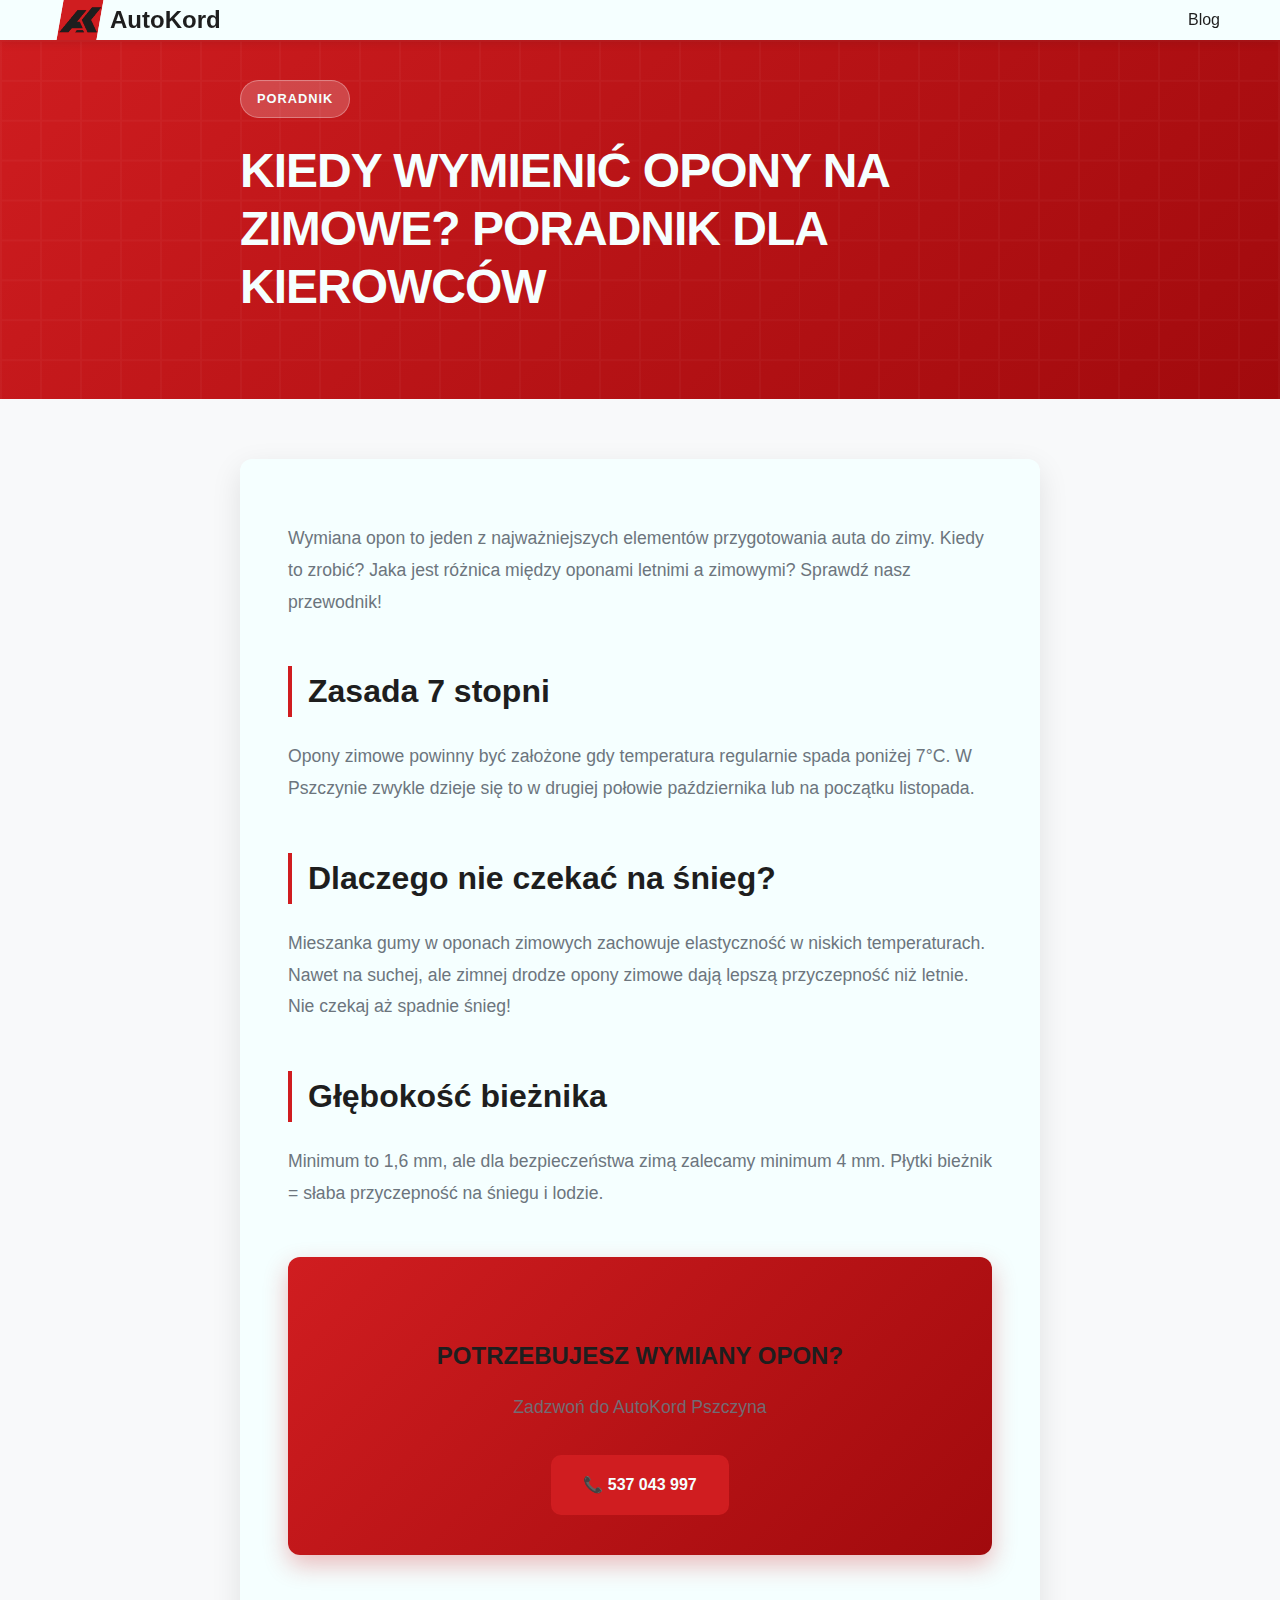
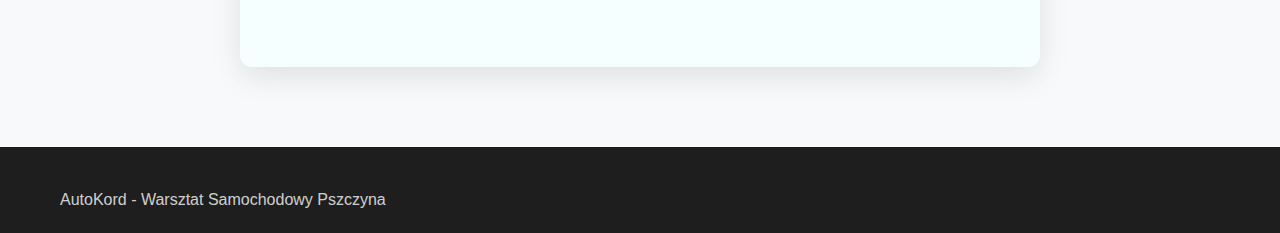
<file: blog-posts/wymiana-opon-pszczyna-kiedy.html>
<!DOCTYPE html>
<html lang="pl">
<head><meta charset="UTF-8"><title>Kiedy wymienić opony na zimowe? Poradnik | AutoKord Pszczyna</title><meta name="description" content="Sprawdź kiedy wymienić opony letnie na zimowe. Praktyczny poradnik dla kierowców z Pszczyny i okolic."><link href="https://fonts.googleapis.com/css2?family=Outfit:wght@400;600;700;800&family=Source+Sans+3:wght@400;600&display=swap" rel="stylesheet"><link rel="stylesheet" href="../style.css"><link rel="stylesheet" href="../blog-style.css"></head>
<body><header><nav class="container"><a href="../index.html" class="logo"><img src="../img/autokord-black.svg" class="logo-icon"><span class="logo-text">AutoKord</span></a><ul class="nav-links"><li><a href="../blog.html" class="nav-link">Blog</a></li></ul></nav></header>
<section class="article-header"><div class="container"><div class="article-header-content"><div class="article-category poradnik">Poradnik</div><h1 class="article-title">Kiedy wymienić opony na zimowe? Poradnik dla kierowców</h1></div></div></section>
<section class="article-content"><div class="container"><div class="article-body"><p>Wymiana opon to jeden z najważniejszych elementów przygotowania auta do zimy. Kiedy to zrobić? Jaka jest różnica między oponami letnimi a zimowymi? Sprawdź nasz przewodnik!</p><h2>Zasada 7 stopni</h2><p>Opony zimowe powinny być założone gdy temperatura regularnie spada poniżej 7°C. W Pszczynie zwykle dzieje się to w drugiej połowie października lub na początku listopada.</p><h2>Dlaczego nie czekać na śnieg?</h2><p>Mieszanka gumy w oponach zimowych zachowuje elastyczność w niskich temperaturach. Nawet na suchej, ale zimnej drodze opony zimowe dają lepszą przyczepność niż letnie. Nie czekaj aż spadnie śnieg!</p><h2>Głębokość bieżnika</h2><p>Minimum to 1,6 mm, ale dla bezpieczeństwa zimą zalecamy minimum 4 mm. Płytki bieżnik = słaba przyczepność na śniegu i lodzie.</p><div class="article-cta"><h3>Potrzebujesz wymiany opon?</h3><p>Zadzwoń do AutoKord Pszczyna</p><a href="tel:+48537043997" class="cta-button primary">📞 537 043 997</a></div></div></div></section>
<footer><div class="container"><div class="footer-section"><p>AutoKord - Warsztat Samochodowy Pszczyna</p></div></div></footer></body></html>
</file>
<file: style.css>
:root {
            --primary-red: #D01D20;
            --secondary-red: #A10A0D;
            --dark-gray: #1E1E1E;
            --white: #F5FFFF;
            --light-gray: #f8f9fa;
            --text-gray: #6c757d;
        }

        * {
            margin: 0;
            padding: 0;
            box-sizing: border-box;
        }

        body {
            font-family: 'Inter', sans-serif;
            line-height: 1.6;
            color: var(--dark-gray);
            background-color: var(--white);
        }

        .container {
            max-width: 1200px;
            margin: 0 auto;
            padding: 0 20px;
        }

        /* Header */
        header {
            background: var(--white);
            box-shadow: 0 2px 10px rgba(0,0,0,0.1);
            position: fixed;
            width: 100%;
            top: 0;
            z-index: 1000;
        }

        nav {
            display: flex;
            justify-content: space-between;
            align-items: center;
            padding: 1rem 0;
        }

        .logo {
            display: flex;
            align-items: center;
            font-size: 1.5rem;
            font-weight: 700;
            color: var(--dark-gray);
            text-decoration: none;
        }

        .logo-icon {
            width: 40px;
            height: 40px;
            background: var(--primary-red);
            margin-right: 10px;
            display: flex;
            align-items: center;
            justify-content: center;
            color: white;
            font-weight: 700;
            font-size: 1.2rem;
            transform: skew(-10deg);
        }

        .nav-links {
            display: flex;
            list-style: none;
            gap: 2rem;
        }

        .nav-links a {
            text-decoration: none;
            color: var(--dark-gray);
            font-weight: 500;
            transition: color 0.3s ease;
        }

        .nav-links a:hover {
            color: var(--secondary-red);
        }

        .mobile-menu {
            display: none;
            flex-direction: column;
            cursor: pointer;
        }

        .mobile-menu span {
            width: 25px;
            height: 3px;
            background: var(--dark-gray);
            margin: 3px 0;
            transition: 0.3s;
        }

        /* Hero Section */
        .hero {
            background: linear-gradient(135deg, var(--dark-gray) 0%, #797979 100%);
            color: var(--white);
            padding: 120px 0 80px;
            position: relative;
            overflow: hidden;
        }

        .hero-content {
            display: grid;
            grid-template-columns: 1fr 1fr;
            gap: 3rem;
            align-items: center;
        }

        .hero-text h1 {
            font-size: 3.5rem;
            font-weight: 700;
            margin-bottom: 1rem;
            line-height: 1.2;
        }

        .hero-text .highlight {
            color: var(--primary-red);
        }

        .hero-text p {
            font-size: 1.2rem;
            margin-bottom: 2rem;
            opacity: 0.9;
        }

        .cta-button {
            display: inline-block;
            background: var(--primary-red);
            color: var(--white);
            padding: 15px 30px;
            text-decoration: none;
            border-radius: 10px;
            font-weight: 600;
            transition: all 0.3s ease;
            border: 2px solid var(--primary-red);
        }

        .cta-button:hover {
            background: transparent;
            color: var(--primary-red);
            border-color: var(--secondary-red);
        }

        .hero-image {
            display: flex;
            justify-content: center;
            align-items: center;
        }

        .hero-logo {
            font-size: 8rem;
            font-weight: 700;
            color: var(--primary-red);
            opacity: 0.8;
            transform: rotate(-5deg);
        }

        /* Services Section */
        .services {
            padding: 80px 0;
            background: var(--light-gray);
        }

        .section-title {
            text-align: center;
            font-size: 2.5rem;
            font-weight: 700;
            margin-bottom: 3rem;
            color: var(--dark-gray);
        }

        .services-grid {
            display: grid;
            grid-template-columns: repeat(auto-fit, minmax(380px, 1fr));
            gap: 2rem;
        }

        .service-card {
            background: var(--white);
            padding: 2rem;
            border-radius: 10px;
            box-shadow: 0 5px 15px rgba(0,0,0,0.1);
            transition: transform 0.3s ease, box-shadow 0.3s ease;
        }

        .service-card:hover {
            transform: translateY(-5px);
            box-shadow: 0 10px 25px rgba(161,10,13,0.15);
        }

        .service-icon {
            width: 60px;
            height: 60px;
            background: var(--light-gray);
            border-radius: 50%;
            display: flex;
            align-items: center;
            justify-content: center;
            margin-bottom: 1rem;
            color: var(--white);
            border: dashed 2px var(--dark-gray);
            font-size: 1.5rem;
        }

        .service-card h3 {
            font-size: 1.3rem;
            font-weight: 600;
            margin-bottom: 1rem;
            color: var(--dark-gray);
        }

        .service-card p {
            color: var(--text-gray);
            line-height: 1.6;
        }

        /* About Section */
        .about {
            padding: 80px 0;
        }

        .about-content {
            display: grid;
            grid-template-columns: 1fr 1fr;
            gap: 4rem;
            align-items: center;
        }

        .about-text h2 {
            font-size: 2.5rem;
            font-weight: 700;
            margin-bottom: 2rem;
            color: var(--dark-gray);
        }

        .about-text p {
            font-size: 1.1rem;
            color: var(--text-gray);
            margin-bottom: 1.5rem;
        }

        .stats {
            display: grid;
            grid-template-columns: repeat(2, 1fr);
            gap: 2rem;
            margin-top: 2rem;
        }

        .stat {
            text-align: center;
            padding: 1.5rem;
            background: var(--light-gray);
            border-radius: 10px;
        }

        .stat-number {
            font-size: 2rem;
            font-weight: 700;
            color: var(--secondary-red);
            display: block;
        }

        .stat-label {
            color: var(--text-gray);
            font-size: 0.9rem;
        }

        /* Contact Section */
        .contact {
            padding: 80px 0;
            background: var(--light-gray);
        }

        .contact-content {
            display: grid;
            grid-template-columns: 1fr 1fr;
            gap: 4rem;
        }

        .contact-info h3 {
            font-size: 1.5rem;
            font-weight: 600;
            margin-bottom: 2rem;
            color: var(--dark-gray);
        }

        .contact-item {
            display: flex;
            align-items: center;
            margin-bottom: 1.5rem;
        }

        .contact-icon {
            width: 40px;
            height: 40px;
            background: var(--primary-red);
            border-radius: 50%;
            display: flex;
            align-items: center;
            justify-content: center;
            margin-right: 1rem;
            color: var(--white);
        }

        .contact-form {
            background: var(--white);
            padding: 2rem;
            border-radius: 10px;
            box-shadow: 0 5px 15px rgba(0,0,0,0.1);
        }

        .form-group {
            margin-bottom: 1.5rem;
        }

        .form-group label {
            display: block;
            margin-bottom: 0.5rem;
            font-weight: 500;
            color: var(--dark-gray);
        }

        .form-group input,
        .form-group textarea {
            width: 100%;
            padding: 12px;
            border: 2px solid #e9ecef;
            border-radius: 10px;
            font-family: 'Inter', sans-serif;
            transition: border-color 0.3s ease;
        }

        .form-group input:focus,
        .form-group textarea:focus {
            outline: none;
            border-color: var(--primary-red);
        }

        .form-group textarea {
            height: 120px;
            resize: vertical;
        }

        .submit-btn {
            background: var(--primary-red);
            color: var(--white);
            padding: 12px 30px;
            border: none;
            border-radius: 10px;
            font-weight: 600;
            cursor: pointer;
            transition: background 0.3s ease;
            font-family: 'Inter', sans-serif;
        }

        .submit-btn:hover {
            background: var(--secondary-red);
        }

        /* Map Section */
        .map-section {
            padding: 0;
            height: 400px;
        }

        .map-container {
            width: 100%;
            height: 100%;
            background: #e9ecef;
            display: flex;
            align-items: center;
            justify-content: center;
            color: var(--text-gray);
            font-size: 1.1rem;
        }

        /* Footer */
        footer {
            background: var(--dark-gray);
            color: var(--white);
            padding: 40px 0 20px;
        }

        .footer-content {
            display: grid;
            grid-template-columns: repeat(auto-fit, minmax(250px, 1fr));
            gap: 2rem;
            margin-bottom: 2rem;
        }

        .footer-section h3 {
            font-size: 1.2rem;
            font-weight: 600;
            margin-bottom: 1rem;
            color: var(--secondary-red);
        }

        .footer-section p,
        .footer-section a {
            color: rgba(255,255,255,0.8);
            text-decoration: none;
            line-height: 1.6;
        }

        .footer-section a:hover {
            color: var(--secondary-red);
        }

        .footer-bottom {
            text-align: center;
            padding-top: 20px;
            border-top: 1px solid #333;
            color: rgba(255,255,255,0.6);
        }

        /* Responsive Design */
        @media (max-width: 768px) {
            .nav-links {
                display: none;
                position: absolute;
                top: 100%;
                left: 0;
                width: 100%;
                background: var(--white);
                flex-direction: column;
                padding: 1rem;
                box-shadow: 0 2px 10px rgba(0,0,0,0.1);
            }

            .nav-links.active {
                display: flex;
            }

            .mobile-menu {
                display: flex;
            }

            .hero-content {
                grid-template-columns: 1fr;
                text-align: center;
            }

            .hero-text h1 {
                font-size: 2.5rem;
            }

            .hero-logo {
                font-size: 5rem;
            }

            .about-content,
            .contact-content {
                grid-template-columns: 1fr;
            }

            .stats {
                grid-template-columns: 1fr;
            }

            .services-grid {
                grid-template-columns: 1fr;
            }
        }

        /* Animations */
        .fade-in {
            opacity: 0;
            transform: translateY(20px);
            transition: opacity 0.6s ease, transform 0.6s ease;
        }

        .fade-in.visible {
            opacity: 1;
            transform: translateY(0);
        }
</file>
<file: blog-style.css>
/* Blog-specific styles */

/* Article Header Section */
.article-header {
    background: linear-gradient(135deg, var(--primary-red) 0%, var(--secondary-red) 100%);
    color: var(--white);
    padding: 80px 0 60px;
    position: relative;
    overflow: hidden;
}

.article-header::before {
    content: '';
    position: absolute;
    top: 0;
    left: 0;
    right: 0;
    bottom: 0;
    background: url('data:image/svg+xml;utf8,<svg xmlns="http://www.w3.org/2000/svg" viewBox="0 0 100 100"><defs><pattern id="grid" width="10" height="10" patternUnits="userSpaceOnUse"><path d="M 10 0 L 0 0 0 10" fill="none" stroke="rgba(255,255,255,0.1)" stroke-width="1"/></pattern></defs><rect width="100" height="100" fill="url(%23grid)"/></svg>');
    opacity: 0.3;
}

.article-header-content {
    position: relative;
    z-index: 2;
    max-width: 800px;
    margin: 0 auto;
    text-align: left;
}

.breadcrumb {
    display: flex;
    align-items: center;
    gap: 10px;
    font-size: 0.9rem;
    margin-bottom: 1rem;
    opacity: 0.8;
}

.breadcrumb a {
    color: rgba(255,255,255,0.9);
    text-decoration: none;
    transition: color 0.3s ease;
}

.breadcrumb a:hover {
    color: var(--white);
}

.breadcrumb span:last-child {
    color: var(--white);
}

.article-category {
    display: inline-block;
    background: rgba(255, 255, 255, 0.2);
    padding: 8px 16px;
    border-radius: 20px;
    font-size: 0.8rem;
    font-weight: 700;
    text-transform: uppercase;
    letter-spacing: 1px;
    margin-bottom: 1.5rem;
    border: 1px solid rgba(255, 255, 255, 0.3);
}

.article-title {
    font-size: 3rem;
    font-weight: 800;
    margin-bottom: 1.5rem;
    line-height: 1.2;
    text-transform: uppercase;
    letter-spacing: -1px;
}

.article-meta {
    display: flex;
    gap: 2rem;
    font-size: 0.9rem;
    opacity: 0.9;
}

/* Article Content Section */
.article-content {
    padding: 60px 0 80px;
    background: #f8f9fa;
}

.article-body {
    max-width: 800px;
    margin: 0 auto;
    background: var(--white);
    padding: 4rem 3rem;
    border-radius: 12px;
    box-shadow: 0 10px 30px rgba(0,0,0,0.1);
    position: relative;
}

.article-body h2 {
    font-size: 2rem;
    font-weight: 700;
    margin: 3rem 0 1.5rem;
    color: var(--dark-gray);
    border-left: 4px solid var(--primary-red);
    padding-left: 1rem;
}

.article-body h3 {
    font-size: 1.5rem;
    font-weight: 700;
    margin: 2.5rem 0 1rem;
    color: var(--dark-gray);
}

.article-body p {
    font-size: 1.1rem;
    line-height: 1.8;
    color: var(--text-gray);
    margin-bottom: 1.5rem;
}

.article-body ul {
    margin: 1.5rem 0;
    padding-left: 2rem;
}

.article-body li {
    font-size: 1.1rem;
    line-height: 1.8;
    color: var(--text-gray);
    margin-bottom: 0.5rem;
}

.highlight-box {
    background: linear-gradient(135deg, #f8f9fa 0%, #e9ecef 100%);
    border-left: 4px solid var(--primary-red);
    padding: 1.5rem;
    margin: 2rem 0;
    border-radius: 0 8px 8px 0;
}

.highlight-box p {
    font-weight: 600;
    color: var(--dark-gray);
    margin: 0;
}

.article-cta {
    background: linear-gradient(135deg, var(--primary-red) 0%, var(--secondary-red) 100%);
    color: var(--white);
    padding: 2.5rem;
    border-radius: 12px;
    text-align: center;
    margin: 3rem 0;
    box-shadow: 0 10px 25px rgba(208, 29, 32, 0.3);
}

.article-cta h3 {
    font-size: 1.5rem;
    font-weight: 700;
    margin-bottom: 1rem;
    text-transform: uppercase;
}

.article-cta p {
    font-size: 1.1rem;
    opacity: 0.9;
    margin-bottom: 2rem;
}

.cta-button.primary {
    display: inline-block;
    padding: 15px 30px;
    border-radius: 10px;
    text-decoration: none;
    font-weight: 600;
    transition: all 0.3s ease;
    background: var(--white);
    color: var(--primary-red);
    border: 2px solid var(--white);
}

.cta-button.primary:hover {
    transform: translateY(-2px);
    box-shadow: 0 5px 15px rgba(0,0,0,0.2);
    background: var(--white);
    color: var(--secondary-red);
    border-color: var(--secondary-red);
}

/* Article Image Styles */
.article-image {
    width: 100%;
    height: 400px;
    object-fit: cover;
    border-radius: 12px;
    margin: 2rem 0;
    box-shadow: 0 10px 25px rgba(0,0,0,0.15);
}

.article-image-container {
    text-align: center;
    margin: 3rem 0;
}

.article-image-caption {
    font-size: 0.9rem;
    color: var(--text-gray);
    margin-top: 0.5rem;
    font-style: italic;
}

/* Article Navigation */
.article-navigation {
    display: flex;
    justify-content: space-between;
    align-items: center;
    margin: 4rem 0 2rem;
    padding: 2rem;
    background: var(--light-gray);
    border-radius: 12px;
}

.nav-link {
    display: flex;
    align-items: center;
    gap: 1rem;
    text-decoration: none;
    color: var(--dark-gray);
    font-weight: 600;
    transition: color 0.3s ease;
}

.nav-link:hover {
    color: var(--primary-red);
}

.nav-arrow {
    font-size: 1.5rem;
    color: var(--primary-red);
}

/* Article Footer */
.article-footer {
    margin-top: 4rem;
    padding-top: 2rem;
    border-top: 1px solid #e9ecef;
}

.article-tags {
    display: flex;
    gap: 0.5rem;
    flex-wrap: wrap;
    margin-bottom: 2rem;
}

.article-tag {
    background: var(--primary-red);
    color: var(--white);
    padding: 6px 12px;
    border-radius: 20px;
    font-size: 0.8rem;
    font-weight: 600;
    text-transform: uppercase;
}

.share-links {
    display: flex;
    gap: 1rem;
    align-items: center;
}

.share-links a {
    color: var(--dark-gray);
    text-decoration: none;
    padding: 8px 16px;
    border: 1px solid #e9ecef;
    border-radius: 20px;
    transition: all 0.3s ease;
}

.share-links a:hover {
    background: var(--primary-red);
    color: var(--white);
    border-color: var(--primary-red);
}

/* Responsive improvements for articles */
@media (max-width: 768px) {
    .article-header {
        padding: 60px 0 40px;
    }
    
    .article-title {
        font-size: 2.2rem;
    }
    
    .article-body {
        padding: 2rem 1.5rem;
    }
    
    .article-body h2 {
        font-size: 1.5rem;
    }
    
    .article-body h3 {
        font-size: 1.2rem;
    }
    
    .article-navigation {
        flex-direction: column;
        gap: 1rem;
        text-align: center;
    }
    
    .nav-link {
        justify-content: center;
    }
}

/* Blog Hero Section */
.blog-hero {
    background: linear-gradient(135deg, var(--dark-gray) 0%, #797979 100%);
    color: var(--white);
    padding: 100px 0 60px;
    position: relative;
    overflow: hidden;
}

.blog-hero::before {
    content: '';
    position: absolute;
    top: 0;
    left: 0;
    right: 0;
    bottom: 0;
    background: url('data:image/svg+xml;utf8,<svg xmlns="http://www.w3.org/2000/svg" viewBox="0 0 100 100"><defs><pattern id="grid" width="10" height="10" patternUnits="userSpaceOnUse"><path d="M 10 0 L 0 0 0 10" fill="none" stroke="rgba(255,255,255,0.1)" stroke-width="1"/></pattern></defs><rect width="100" height="100" fill="url(%23grid)"/></svg>');
    opacity: 0.3;
}

.blog-hero-content {
    position: relative;
    z-index: 2;
    text-align: center;
}

.blog-hero-label {
    display: inline-block;
    background: rgba(255, 255, 255, 0.1);
    padding: 8px 16px;
    border-radius: 20px;
    font-size: 0.9rem;
    font-weight: 600;
    text-transform: uppercase;
    letter-spacing: 1px;
    margin-bottom: 1rem;
    border: 1px solid rgba(255, 255, 255, 0.2);
}

.blog-hero h1 {
    font-size: 3.5rem;
    font-weight: 800;
    margin-bottom: 1rem;
    line-height: 1.2;
    text-transform: uppercase;
    letter-spacing: -1px;
}

.blog-hero p {
    font-size: 1.2rem;
    opacity: 0.9;
    max-width: 700px;
    margin: 0 auto;
}

/* Blog Filter Section */
.blog-filter {
    background: var(--white);
    border-bottom: 1px solid #e9ecef;
    padding: 2rem 0;
}

.filter-buttons {
    display: flex;
    flex-wrap: wrap;
    gap: 1rem;
    justify-content: center;
}

.filter-btn {
    background: var(--light-gray);
    border: none;
    padding: 10px 20px;
    border-radius: 25px;
    font-weight: 600;
    cursor: pointer;
    transition: all 0.3s ease;
    color: var(--dark-gray);
    font-family: 'Source Sans 3', sans-serif;
}

.filter-btn:hover {
    background: var(--primary-red);
    color: var(--white);
    transform: translateY(-2px);
}

.filter-btn.active {
    background: var(--primary-red);
    color: var(--white);
    box-shadow: 0 4px 12px rgba(208, 29, 32, 0.3);
}

/* Blog Posts Grid */
.blog-posts {
    padding: 60px 0 80px;
    background: #f8f9fa;
}

.blog-grid {
    display: grid;
    grid-template-columns: repeat(auto-fill, minmax(320px, 1fr));
    gap: 2rem;
}

.blog-card {
    background: var(--white);
    border-radius: 12px;
    overflow: hidden;
    box-shadow: 0 5px 15px rgba(0,0,0,0.08);
    transition: all 0.3s ease;
    opacity: 1;
    transform: translateY(0);
}

.blog-card:hover {
    transform: translateY(-5px);
    box-shadow: 0 15px 30px rgba(0,0,0,0.15);
}

.blog-card-image {
    height: 200px;
    overflow: hidden;
    background: linear-gradient(45deg, #f8f9fa, #e9ecef);
    display: flex;
    align-items: center;
    justify-content: center;
}

.blog-card-image img {
    width: 100%;
    height: 100%;
    object-fit: cover;
    transition: transform 0.3s ease;
}

.blog-card:hover .blog-card-image img {
    transform: scale(1.05);
}

.blog-card-content {
    padding: 1.5rem;
}

.blog-card-meta {
    display: flex;
    justify-content: space-between;
    align-items: center;
    margin-bottom: 1rem;
    font-size: 0.85rem;
    color: var(--text-gray);
}

.blog-category {
    background: var(--primary-red);
    color: var(--white);
    padding: 4px 8px;
    border-radius: 12px;
    font-size: 0.75rem;
    font-weight: 600;
    text-transform: uppercase;
}

.blog-card h3 {
    font-size: 1.3rem;
    font-weight: 700;
    margin-bottom: 1rem;
    color: var(--dark-gray);
    line-height: 1.4;
}

.blog-card h3 a {
    color: inherit;
    text-decoration: none;
    transition: color 0.3s ease;
}

.blog-card h3 a:hover {
    color: var(--primary-red);
}

.blog-card p {
    color: var(--text-gray);
    line-height: 1.6;
    margin-bottom: 1.5rem;
    display: -webkit-box;
    line-clamp: 3;
    -webkit-line-clamp: 3;
    -webkit-box-orient: vertical;
    overflow: hidden;
}

.blog-card-tags {
    display: flex;
    gap: 0.5rem;
    flex-wrap: wrap;
}

.blog-card-tags span {
    background: var(--light-gray);
    color: var(--dark-gray);
    padding: 4px 8px;
    border-radius: 12px;
    font-size: 0.75rem;
    font-weight: 600;
}

/* Blog CTA Section */
.blog-cta {
    background: linear-gradient(135deg, var(--primary-red) 0%, var(--secondary-red) 100%);
    color: var(--white);
    padding: 60px 0;
    text-align: center;
}

.cta-content {
    max-width: 700px;
    margin: 0 auto;
}

.cta-content h2 {
    font-size: 2.5rem;
    font-weight: 800;
    margin-bottom: 1rem;
    text-transform: uppercase;
}

.cta-content p {
    font-size: 1.1rem;
    opacity: 0.9;
    margin-bottom: 2rem;
}

.cta-buttons {
    display: flex;
    gap: 1rem;
    justify-content: center;
    flex-wrap: wrap;
}

.cta-button {
    display: inline-block;
    padding: 15px 30px;
    border-radius: 10px;
    text-decoration: none;
    font-weight: 600;
    transition: all 0.3s ease;
    border: 2px solid var(--white);
    color: var(--white);
    background: transparent;
}

.cta-button.primary {
    background: var(--white);
    color: var(--primary-red);
}

.cta-button.secondary {
    background: transparent;
    color: var(--white);
}

.cta-button:hover {
    transform: translateY(-2px);
    box-shadow: 0 5px 15px rgba(0,0,0,0.2);
}

.cta-button.primary:hover {
    background: var(--white);
    color: var(--secondary-red);
    border-color: var(--secondary-red);
}

.cta-button.secondary:hover {
    background: var(--white);
    color: var(--primary-red);
}

/* Animations */
@keyframes fadeInUp {
    from {
        opacity: 0;
        transform: translateY(30px);
    }
    to {
        opacity: 1;
        transform: translateY(0);
    }
}

.blog-card.visible {
    animation: fadeInUp 0.6s ease forwards;
}

/* Responsive Design */
@media (max-width: 768px) {
    .blog-hero h1 {
        font-size: 2.5rem;
    }
    
    .blog-hero p {
        font-size: 1rem;
    }
    
    .blog-grid {
        grid-template-columns: 1fr;
    }
    
    .cta-buttons {
        flex-direction: column;
        align-items: center;
    }
    
    .cta-button {
        width: 100%;
        max-width: 300px;
    }
}

/* Additional blog-specific styles */
.blog-preview {
    padding: 80px 0;
    background: var(--light-gray);
}

.blog-preview-grid {
    display: grid;
    grid-template-columns: repeat(auto-fit, minmax(300px, 1fr));
    gap: 2rem;
    margin-bottom: 3rem;
}

.blog-preview-card {
    background: var(--white);
    padding: 2rem;
    border-radius: 12px;
    box-shadow: 0 5px 15px rgba(0,0,0,0.08);
    text-decoration: none;
    color: inherit;
    transition: all 0.3s ease;
    opacity: 0;
    transform: translateY(20px);
}

.blog-preview-card:hover {
    transform: translateY(-5px);
    box-shadow: 0 15px 30px rgba(0,0,0,0.15);
}

.blog-preview-category {
    display: inline-block;
    background: var(--primary-red);
    color: var(--white);
    padding: 4px 8px;
    border-radius: 12px;
    font-size: 0.75rem;
    font-weight: 600;
    text-transform: uppercase;
    margin-bottom: 1rem;
}

.blog-preview-card h3 {
    font-size: 1.4rem;
    font-weight: 700;
    margin-bottom: 1rem;
    color: var(--dark-gray);
}

.blog-preview-card p {
    color: var(--text-gray);
    line-height: 1.6;
    margin-bottom: 1.5rem;
}

.read-more {
    color: var(--primary-red);
    font-weight: 600;
    text-decoration: none;
    font-size: 0.9rem;
}

.blog-cta {
    text-align: center;
    margin-top: 2rem;
}

/* Section header styles for blog */
.section-header {
    text-align: center;
    margin-bottom: 3rem;
}

.section-label {
    display: inline-block;
    background: var(--primary-red);
    color: var(--white);
    padding: 8px 16px;
    border-radius: 20px;
    font-size: 0.8rem;
    font-weight: 600;
    text-transform: uppercase;
    letter-spacing: 1px;
    margin-bottom: 1rem;
}

.section-title {
    font-size: 2.5rem;
    font-weight: 800;
    color: var(--dark-gray);
    margin-bottom: 1rem;
    text-transform: uppercase;
}

.section-description {
    font-size: 1.1rem;
    color: var(--text-gray);
    max-width: 600px;
    margin: 0 auto;
}

/* Service link styles */
.service-link {
    display: inline-block;
    color: var(--primary-red);
    font-weight: 600;
    text-decoration: none;
    margin-top: 1rem;
    transition: color 0.3s ease;
}

.service-link:hover {
    color: var(--secondary-red);
}

/* About section styles */
.about-badge {
    position: absolute;
    bottom: -15px;
    left: 50%;
    transform: translateX(-50%);
    background: var(--primary-red);
    color: var(--white);
    padding: 8px 16px;
    border-radius: 20px;
    font-size: 0.8rem;
    font-weight: 600;
    text-transform: uppercase;
    box-shadow: 0 4px 12px rgba(208, 29, 32, 0.3);
}

.about-features {
    display: grid;
    grid-template-columns: repeat(2, 1fr);
    gap: 1rem;
    margin-top: 2rem;
}

.feature-item {
    display: flex;
    align-items: center;
    gap: 0.5rem;
    font-weight: 600;
    color: var(--dark-gray);
}

.feature-icon {
    background: var(--primary-red);
    color: var(--white);
    width: 24px;
    height: 24px;
    border-radius: 50%;
    display: flex;
    align-items: center;
    justify-content: center;
    font-size: 0.8rem;
    font-weight: 700;
}

/* Floating badges for hero */
.floating-badge {
    position: absolute;
    background: rgba(255, 255, 255, 0.9);
    padding: 10px 15px;
    border-radius: 20px;
    font-size: 0.8rem;
    font-weight: 600;
    color: var(--dark-gray);
    box-shadow: 0 4px 12px rgba(0,0,0,0.1);
    border: 1px solid rgba(0,0,0,0.1);
}

.badge-1 {
    top: 20%;
    right: -10%;
    animation: float 3s ease-in-out infinite;
}

.badge-2 {
    bottom: 20%;
    right: -5%;
    animation: float 4s ease-in-out infinite reverse;
}

@keyframes float {
    0%, 100% { transform: translateY(0px); }
    50% { transform: translateY(-10px); }
}

/* Hero background pattern */
.hero-bg-pattern {
    position: absolute;
    top: 0;
    left: 0;
    right: 0;
    bottom: 0;
    background-image: radial-gradient(circle at 25% 25%, rgba(255,255,255,0.1) 1px, transparent 1px), 
                      radial-gradient(circle at 75% 75%, rgba(255,255,255,0.1) 1px, transparent 1px);
    background-size: 50px 50px;
    opacity: 0.3;
    pointer-events: none;
}

/* Hero text improvements */
.hero-badge {
    display: inline-block;
    background: rgba(255, 255, 255, 0.2);
    padding: 8px 16px;
    border-radius: 20px;
    font-size: 0.9rem;
    font-weight: 600;
    text-transform: uppercase;
    letter-spacing: 1px;
    margin-bottom: 1rem;
    border: 1px solid rgba(255, 255, 255, 0.3);
}

.hero-description {
    font-size: 1.2rem;
    margin-bottom: 2rem;
    opacity: 0.9;
}

.cta-group {
    display: flex;
    gap: 1rem;
    flex-wrap: wrap;
    justify-content: center;
}

.cta-button.primary {
    background: var(--primary-red);
    color: var(--white);
    border: 2px solid var(--primary-red);
}

.cta-button.secondary {
    background: transparent;
    color: var(--white);
    border: 2px solid var(--white);
}

.cta-button:hover {
    transform: translateY(-2px);
    box-shadow: 0 5px 15px rgba(0,0,0,0.2);
}

.phone-icon {
    margin-right: 0.5rem;
    font-size: 1.2rem;
}

/* Service card improvements */
.service-icon {
    font-size: 2rem;
    margin-bottom: 1rem;
    display: block;
    text-align: center;
}

.service-card h3 {
    font-size: 1.3rem;
    font-weight: 700;
    margin-bottom: 1rem;
    color: var(--dark-gray);
}

/* Contact improvements */
.contact-item a {
    color: inherit;
    text-decoration: none;
    transition: color 0.3s ease;
}

.contact-item a:hover {
    color: var(--primary-red);
}

/* Footer improvements */
.footer-section h3 {
    font-size: 1.2rem;
    font-weight: 600;
    margin-bottom: 1rem;
    color: var(--secondary-red);
}

.footer-section p,
.footer-section a {
    color: rgba(255,255,255,0.8);
    text-decoration: none;
    line-height: 1.6;
}

.footer-section a:hover {
    color: var(--secondary-red);
}

/* Modal improvements */
.modal-content {
    background-color: var(--white);
    padding: 30px 40px;
    border-radius: 12px;
    box-shadow: 0 8px 24px rgba(208, 29, 32, 0.25);
    max-width: 400px;
    width: 90%;
    text-align: center;
    color: var(--dark-gray);
    font-family: 'Inter', sans-serif;
}

.close-button {
    float: right;
    font-size: 28px;
    font-weight: 700;
    color: var(--primary-red);
    cursor: pointer;
    user-select: none;
    margin-top: -10px;
    margin-right: -10px;
    transition: color 0.3s ease;
}

.close-button:hover {
    color: var(--secondary-red);
}

.modal-content h2 {
    margin-bottom: 15px;
    font-weight: 700;
    color: var(--primary-red);
}

.modal-content p {
    font-size: 1rem;
    line-height: 1.4;
}

/* Related Articles Section */
.related-articles {
    padding: 60px 0;
    background: #f8f9fa;
}

.related-articles .section-title {
    text-align: center;
    font-size: 2rem;
    font-weight: 700;
    color: var(--dark-gray);
    margin-bottom: 3rem;
}

.related-grid {
    display: grid;
    grid-template-columns: repeat(auto-fit, minmax(300px, 1fr));
    gap: 2rem;
}

.related-card {
    background: var(--white);
    border-radius: 12px;
    overflow: hidden;
    box-shadow: 0 5px 15px rgba(0,0,0,0.08);
    transition: all 0.3s ease;
    display: flex;
    flex-direction: column;
}

.related-card:hover {
    transform: translateY(-5px);
    box-shadow: 0 15px 30px rgba(0,0,0,0.15);
}

.related-image {
    height: 150px;
    overflow: hidden;
}

.related-image img {
    width: 100%;
    height: 100%;
    object-fit: cover;
    transition: transform 0.3s ease;
}

.related-card:hover .related-image img {
    transform: scale(1.05);
}

.related-content {
    padding: 1.5rem;
    flex: 1;
    display: flex;
    flex-direction: column;
}

.related-meta {
    margin-bottom: 1rem;
}

.related-category {
    background: var(--primary-red);
    color: var(--white);
    padding: 4px 8px;
    border-radius: 12px;
    font-size: 0.75rem;
    font-weight: 600;
    text-transform: uppercase;
}

.related-content h3 {
    font-size: 1.2rem;
    font-weight: 700;
    margin-bottom: 1rem;
    color: var(--dark-gray);
    line-height: 1.4;
}

.related-content h3 a {
    color: inherit;
    text-decoration: none;
    transition: color 0.3s ease;
}

.related-content h3 a:hover {
    color: var(--primary-red);
}

.related-content p {
    color: var(--text-gray);
    line-height: 1.6;
    margin-bottom: 0;
    display: -webkit-box;
    -webkit-line-clamp: 3;
    -webkit-box-orient: vertical;
    overflow: hidden;
}

/* Related Posts Section (old format) */
.related-posts {
    padding: 60px 0;
    background: #f8f9fa;
}

.related-posts .section-title {
    text-align: center;
    font-size: 2rem;
    font-weight: 700;
    color: var(--dark-gray);
    margin-bottom: 3rem;
}

.related-posts-grid {
    display: grid;
    grid-template-columns: repeat(auto-fit, minmax(300px, 1fr));
    gap: 2rem;
}

.blog-preview-card {
    background: var(--white);
    padding: 2rem;
    border-radius: 12px;
    box-shadow: 0 5px 15px rgba(0,0,0,0.08);
    transition: all 0.3s ease;
    text-decoration: none;
    color: inherit;
    display: block;
}

.blog-preview-card:hover {
    transform: translateY(-5px);
    box-shadow: 0 15px 30px rgba(0,0,0,0.15);
}

.blog-preview-category {
    background: var(--primary-red);
    color: var(--white);
    padding: 4px 8px;
    border-radius: 12px;
    font-size: 0.75rem;
    font-weight: 600;
    text-transform: uppercase;
    display: inline-block;
    margin-bottom: 1rem;
}

.blog-preview-card h3 {
    font-size: 1.2rem;
    font-weight: 700;
    margin-bottom: 1rem;
    color: var(--dark-gray);
    line-height: 1.4;
    transition: color 0.3s ease;
}

.blog-preview-card:hover h3 {
    color: var(--primary-red);
}

.blog-preview-card p {
    color: var(--text-gray);
    line-height: 1.6;
    margin-bottom: 1.5rem;
    display: -webkit-box;
    -webkit-line-clamp: 3;
    -webkit-box-orient: vertical;
    overflow: hidden;
}

.read-more {
    color: var(--primary-red);
    font-weight: 600;
    font-size: 0.9rem;
    transition: color 0.3s ease;
}

.blog-preview-card:hover .read-more {
    color: var(--secondary-red);
}
</file>
